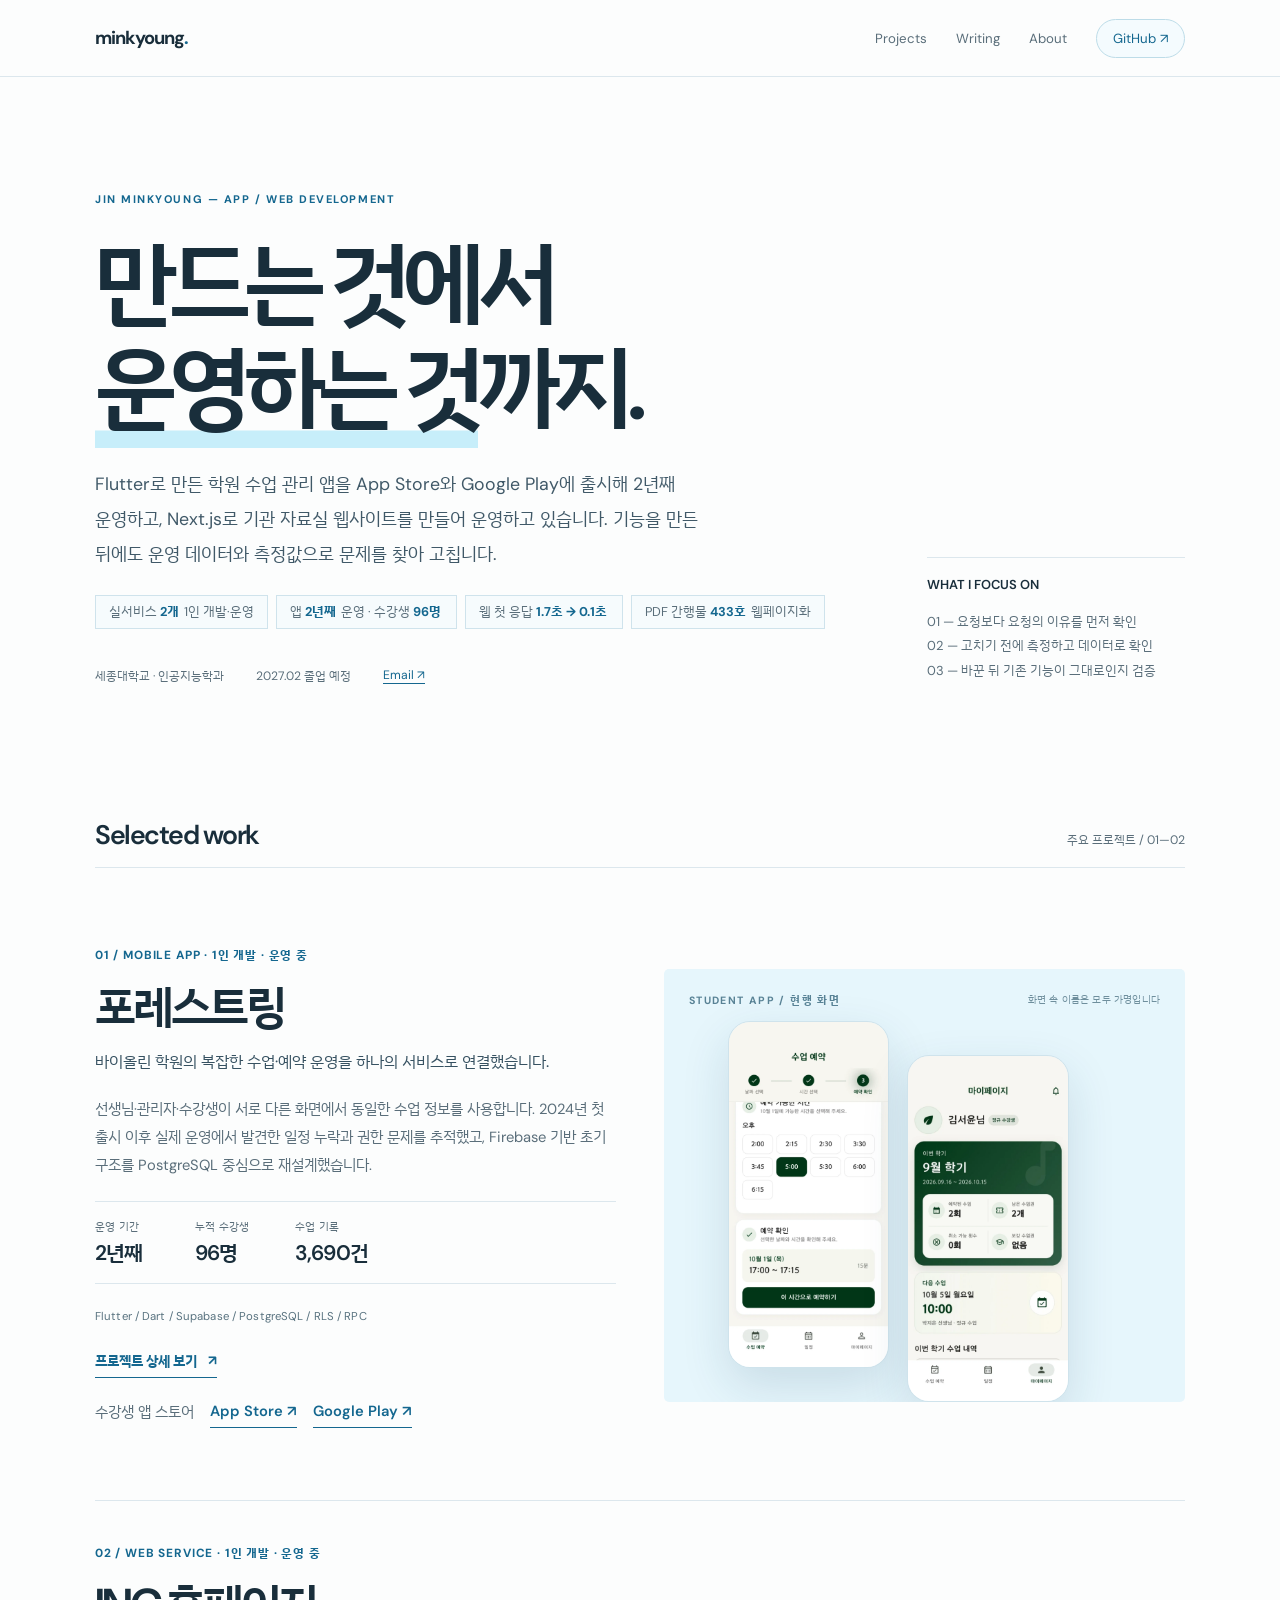
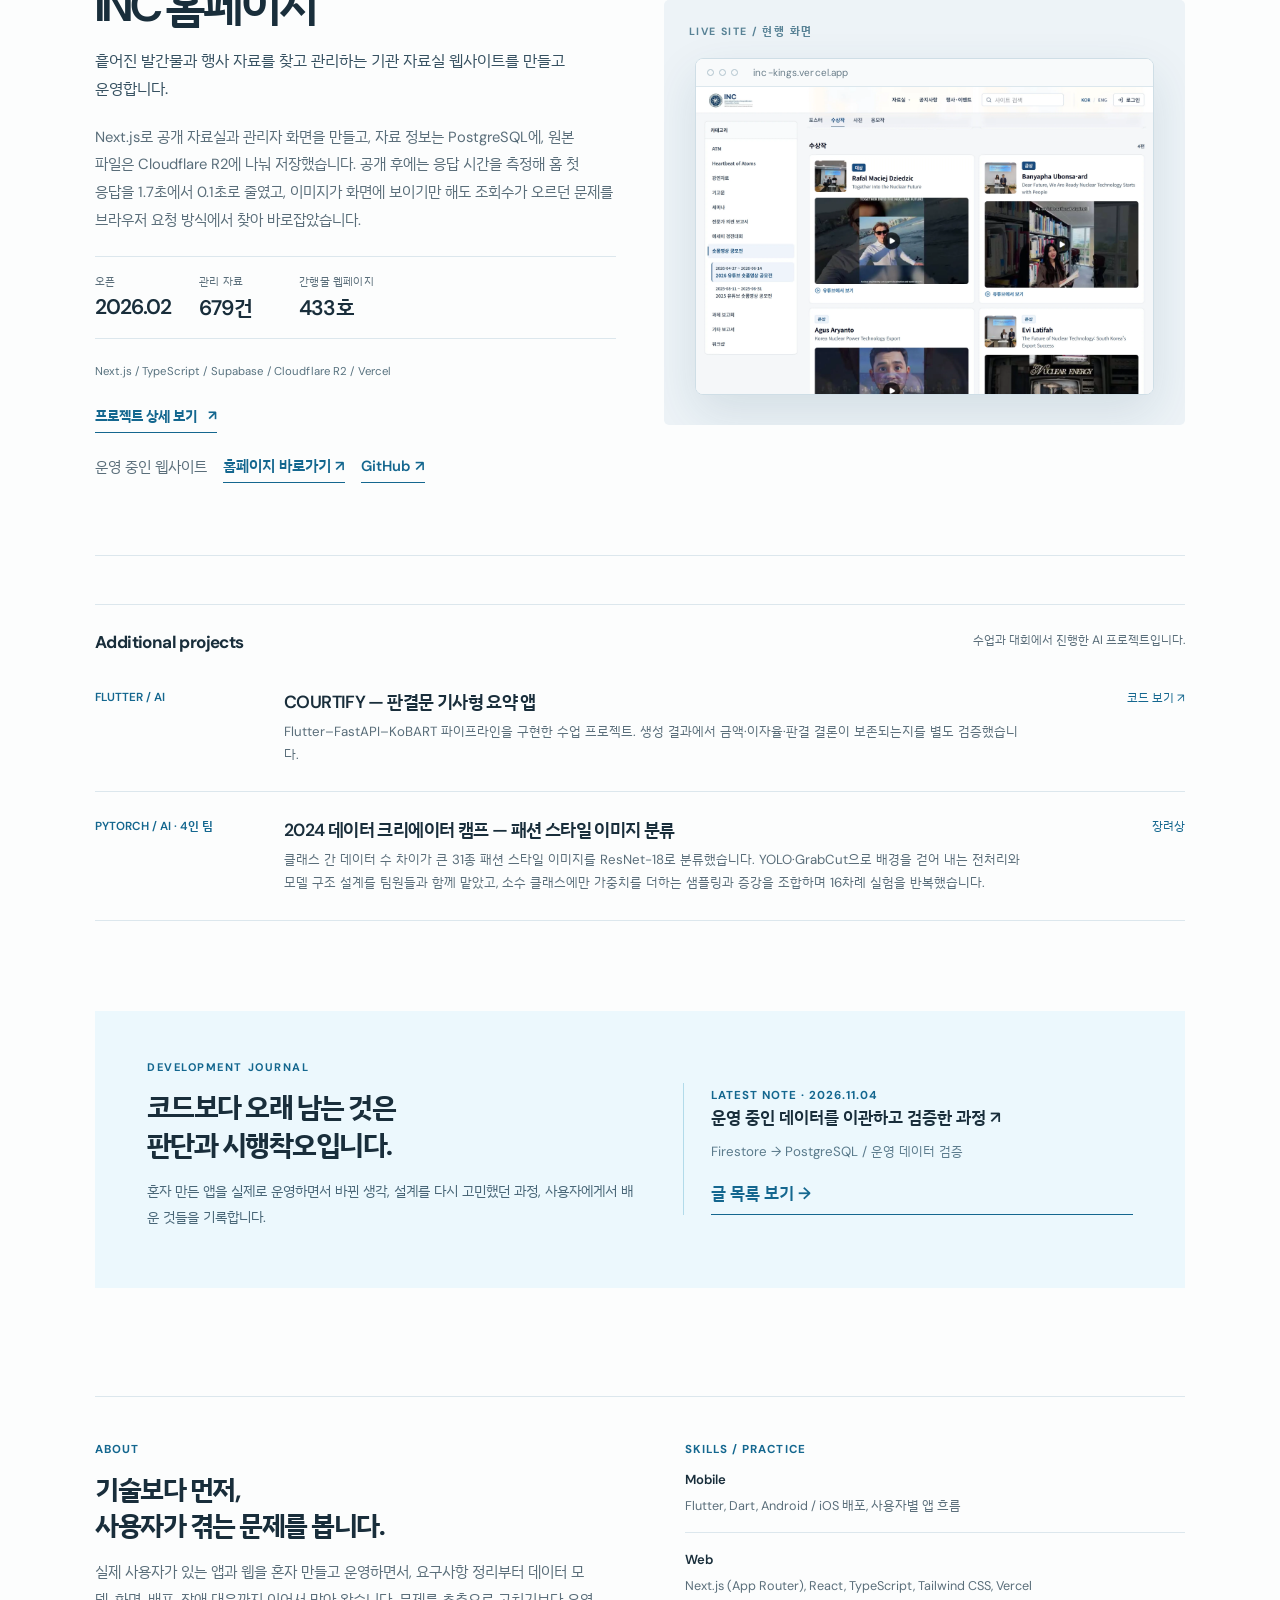
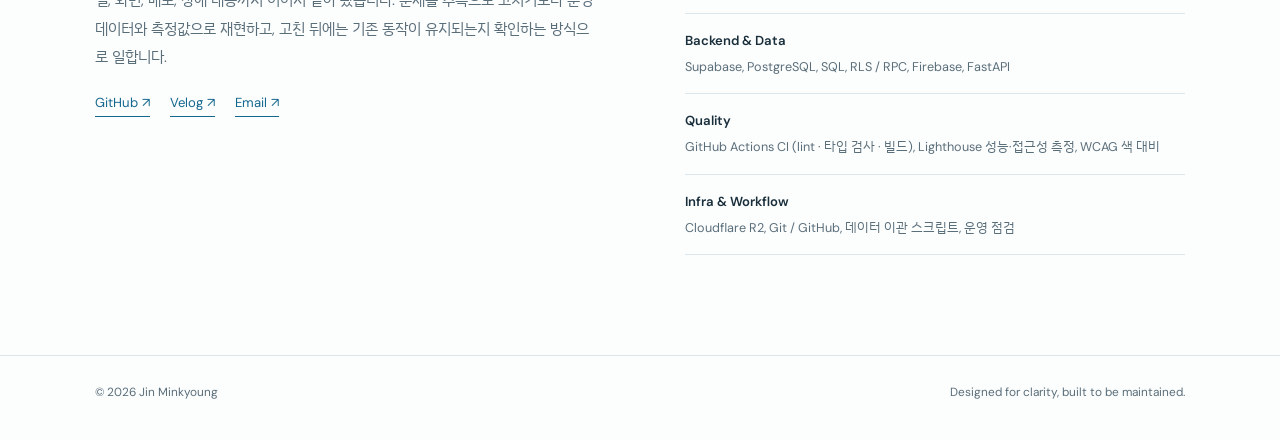
<file: index.html>
<!doctype html>
<html lang="ko">
<head>
  <meta charset="utf-8">
  <meta name="viewport" content="width=device-width,initial-scale=1">
  <meta name="theme-color" content="#fcfdfd">
  <meta name="description" content="진민경의 앱·웹 개발 포트폴리오. Flutter 모바일 서비스와 Next.js 웹 서비스를 개발하고 운영한 경험을 기록합니다.">
  <title>진민경 | App & Web Developer</title>
  <link rel="icon" href="favicon.svg" type="image/svg+xml">
  <meta property="og:type" content="website">
  <meta property="og:title" content="진민경 | App & Web Developer">
  <meta property="og:description" content="2년째 운영 중인 학원 수업 관리 앱과 기관 자료실 웹사이트를 1인 개발했습니다.">
  <meta property="og:image" content="https://b-dandelion.github.io/portfolio/assets/og.png">
  <meta property="og:url" content="https://b-dandelion.github.io/portfolio/">
  <meta name="twitter:card" content="summary_large_image">
  <link rel="stylesheet" href="styles.css?v=20261022.4">
</head>
<body>
  <header class="site-header">
    <div class="wrap inner">
      <a class="wordmark" href="./" aria-label="진민경 포트폴리오 홈">minkyoung<b>.</b></a>
      <nav class="main-nav" aria-label="메인 탐색">
        <a href="#work">Projects</a>
        <a href="writing.html">Writing</a>
        <a href="#about">About</a>
        <a class="nav-cta" href="https://github.com/B-Dandelion" target="_blank" rel="noopener noreferrer">GitHub ↗</a>
      </nav>
    </div>
  </header>
  <main>
    <section class="intro wrap" aria-labelledby="headline">
      <div class="intro-grid">
        <div>
          <span class="overline">JIN MINKYOUNG — APP / WEB DEVELOPMENT</span>
          <h1 id="headline">만드는 것에서<br><em>운영하는 것</em>까지.</h1>
          <p class="lead">Flutter로 만든 학원 수업 관리 앱을 App Store와 Google Play에 출시해 2년째 운영하고, Next.js로 기관 자료실 웹사이트를 만들어 운영하고 있습니다. 기능을 만든 뒤에도 운영 데이터와 측정값으로 문제를 찾아 고칩니다.</p>
          <ul class="intro-proof" aria-label="주요 근거">
            <li>실서비스 <b>2개</b> 1인 개발·운영</li>
            <li>앱 <b>2년째</b> 운영 · 수강생 <b>96명</b></li>
            <li>웹 첫 응답 <b>1.7초 → 0.1초</b></li>
            <li>PDF 간행물 <b>433호</b> 웹페이지화</li>
          </ul>
          <div class="intro-meta">
            <span>세종대학교 · 인공지능학과</span>
            <span>2027.02 졸업 예정</span>
            <a href="mailto:jinbabging@gmail.com">Email ↗</a>
          </div>
        </div>
        <aside class="side-note" aria-label="개발 방향">
          <strong>WHAT I FOCUS ON</strong>
          <span>01 — 요청보다 요청의 이유를 먼저 확인</span>
          <span>02 — 고치기 전에 측정하고 데이터로 확인</span>
          <span>03 — 바꾼 뒤 기존 기능이 그대로인지 검증</span>
        </aside>
      </div>
    </section>
    <section id="work" class="work-section wrap" aria-labelledby="work-title">
      <div class="section-heading"><h2 id="work-title">Selected work</h2><span class="count">주요 프로젝트 / 01—02</span></div>
      <article class="feature">
        <div class="feature-copy">
          <span class="feature-num">01 / MOBILE APP · 1인 개발 · 운영 중</span>
          <h3>포레스트링</h3>
          <p class="tagline">바이올린 학원의 복잡한 수업·예약 운영을 하나의 서비스로 연결했습니다.</p>
          <p>선생님·관리자·수강생이 서로 다른 화면에서 동일한 수업 정보를 사용합니다. 2024년 첫 출시 이후 실제 운영에서 발견한 일정 누락과 권한 문제를 추적했고, Firebase 기반 초기 구조를 PostgreSQL 중심으로 재설계했습니다.</p>
          <dl class="stat-row">
            <div><dt>운영 기간</dt><dd>2년째</dd></div>
            <div><dt>누적 수강생</dt><dd>96명</dd></div>
            <div><dt>수업 기록</dt><dd>3,690건</dd></div>
          </dl>
          <p class="small-stack">Flutter / Dart / Supabase / PostgreSQL / RLS / RPC</p>
          <a class="inline-link" href="forestring.html">프로젝트 상세 보기 <span aria-hidden="true">↗</span></a>
          <p class="store-links"><span>수강생 앱 스토어</span><a href="https://apps.apple.com/kr/app/id6736948353" target="_blank" rel="noopener noreferrer">App Store ↗</a><a href="https://play.google.com/store/apps/details?id=forestring.student.app" target="_blank" rel="noopener noreferrer">Google Play ↗</a></p>
        </div>
        <div class="feature-visual visual-forestring">
          <span class="visual-label">STUDENT APP / 현행 화면</span>
          <div class="phone-pair">
            <img class="phone" src="assets/forestring/booking-confirm.webp" width="924" height="2000" alt="학생 앱 수업 예약 화면: 날짜와 시간을 고른 뒤 예약을 확인하는 단계" loading="lazy">
            <img class="phone" src="assets/forestring/mypage.webp" width="924" height="2000" alt="학생 앱 마이페이지: 이번 학기 예약된 수업, 남은 수업권, 취소 가능 횟수, 다음 수업" loading="lazy">
          </div>
          <span class="visual-note">화면 속 이름은 모두 가명입니다</span>
        </div>
      </article>
      <article class="feature">
        <div class="feature-copy">
          <span class="feature-num">02 / WEB SERVICE · 1인 개발 · 운영 중</span>
          <h3>INC 홈페이지</h3>
          <p class="tagline">흩어진 발간물과 행사 자료를 찾고 관리하는 기관 자료실 웹사이트를 만들고 운영합니다.</p>
          <p>Next.js로 공개 자료실과 관리자 화면을 만들고, 자료 정보는 PostgreSQL에, 원본 파일은 Cloudflare R2에 나눠 저장했습니다. 공개 후에는 응답 시간을 측정해 홈 첫 응답을 1.7초에서 0.1초로 줄였고, 이미지가 화면에 보이기만 해도 조회수가 오르던 문제를 브라우저 요청 방식에서 찾아 바로잡았습니다.</p>
          <dl class="stat-row">
            <div><dt>오픈</dt><dd>2026.02</dd></div>
            <div><dt>관리 자료</dt><dd>679건</dd></div>
            <div><dt>간행물 웹페이지</dt><dd>433호</dd></div>
          </dl>
          <p class="small-stack">Next.js / TypeScript / Supabase / Cloudflare R2 / Vercel</p>
          <a class="inline-link" href="inc.html">프로젝트 상세 보기 <span aria-hidden="true">↗</span></a>
          <p class="store-links"><span>운영 중인 웹사이트</span><a href="https://inc-kings.vercel.app/" target="_blank" rel="noopener noreferrer">홈페이지 바로가기 ↗</a><a href="https://github.com/B-Dandelion/INC_Website" target="_blank" rel="noopener noreferrer">GitHub ↗</a></p>
        </div>
        <div class="feature-visual visual-inc">
          <span class="visual-label">LIVE SITE / 현행 화면</span>
          <figure class="browser-shot">
            <div class="browser-bar" aria-hidden="true"><i></i><i></i><i></i><span>inc-kings.vercel.app</span></div>
            <img src="assets/inc/event-shortform.webp" width="2560" height="1720" alt="INC 웹사이트의 숏폼영상 공모전 페이지: 행사 목록, 섹션 탭, 수상자 사진과 영상 카드" loading="lazy">
          </figure>
        </div>
      </article>
      <div class="compact-head">
        <h3>Additional projects</h3>
        <p>수업과 대회에서 진행한 AI 프로젝트입니다.</p>
      </div>
      <div class="project-list" aria-label="추가 프로젝트">
        <div class="project-row">
          <span class="type">FLUTTER / AI</span>
          <div><h4>COURTIFY — 판결문 기사형 요약 앱</h4><p>Flutter–FastAPI–KoBART 파이프라인을 구현한 수업 프로젝트. 생성 결과에서 금액·이자율·판결 결론이 보존되는지를 별도 검증했습니다.</p></div>
          <a class="row-action" href="https://github.com/B-Dandelion/COURTIFY" target="_blank" rel="noopener noreferrer">코드 보기 ↗</a>
        </div>
        <div class="project-row">
          <span class="type">PYTORCH / AI · 4인 팀</span>
          <div><h4>2024 데이터 크리에이터 캠프 — 패션 스타일 이미지 분류</h4><p>클래스 간 데이터 수 차이가 큰 31종 패션 스타일 이미지를 ResNet-18로 분류했습니다. YOLO·GrabCut으로 배경을 걷어 내는 전처리와 모델 구조 설계를 팀원들과 함께 맡았고, 소수 클래스에만 가중치를 더하는 샘플링과 증강을 조합하며 16차례 실험을 반복했습니다.</p></div>
          <span class="row-action">장려상</span>
        </div>
      </div>
    </section>
    <section class="wrap">
      <div class="note-box">
        <div>
          <span class="overline">DEVELOPMENT JOURNAL</span>
          <h3>코드보다 오래 남는 것은<br>판단과 시행착오입니다.</h3>
          <p>혼자 만든 앱을 실제로 운영하면서 바뀐 생각, 설계를 다시 고민했던 과정, 사용자에게서 배운 것들을 기록합니다.</p>
        </div>
        <div class="note-side">
          <span class="mini-label">LATEST NOTE · 2026.11.04</span>
          <a href="journal-data-migration.html">운영 중인 데이터를 이관하고 검증한 과정 ↗</a>
          <small>Firestore → PostgreSQL / 운영 데이터 검증</small>
          <a class="inline-link note-more" href="writing.html">글 목록 보기 →</a>
        </div>
      </div>
    </section>
    <section id="about" class="wrap about-section" aria-labelledby="about-title">
      <div>
        <span class="mini-label">ABOUT</span>
        <h2 id="about-title">기술보다 먼저,<br>사용자가 겪는 문제를 봅니다.</h2>
        <p>실제 사용자가 있는 앱과 웹을 혼자 만들고 운영하면서, 요구사항 정리부터 데이터 모델, 화면, 배포, 장애 대응까지 이어서 맡아 왔습니다. 문제를 추측으로 고치기보다 운영 데이터와 측정값으로 재현하고, 고친 뒤에는 기존 동작이 유지되는지 확인하는 방식으로 일합니다.</p>
        <div class="about-links">
          <a href="https://github.com/B-Dandelion" target="_blank" rel="noopener noreferrer">GitHub ↗</a>
          <a href="https://velog.io/@b_dandelion/posts" target="_blank" rel="noopener noreferrer">Velog ↗</a>
          <a href="mailto:jinbabging@gmail.com">Email ↗</a>
        </div>
      </div>
      <div>
        <span class="mini-label">SKILLS / PRACTICE</span>
        <div class="skills">
          <div><strong>Mobile</strong><span>Flutter, Dart, Android / iOS 배포, 사용자별 앱 흐름</span></div>
          <div><strong>Web</strong><span>Next.js (App Router), React, TypeScript, Tailwind CSS, Vercel</span></div>
          <div><strong>Backend & Data</strong><span>Supabase, PostgreSQL, SQL, RLS / RPC, Firebase, FastAPI</span></div>
          <div><strong>Quality</strong><span>GitHub Actions CI (lint · 타입 검사 · 빌드), Lighthouse 성능·접근성 측정, WCAG 색 대비</span></div>
          <div><strong>Infra & Workflow</strong><span>Cloudflare R2, Git / GitHub, 데이터 이관 스크립트, 운영 점검</span></div>
        </div>
      </div>
    </section>
  </main>
  <footer class="site-footer"><div class="wrap"><span>© 2026 Jin Minkyoung</span><span>Designed for clarity, built to be maintained.</span></div></footer>
</body>
</html>
</file>
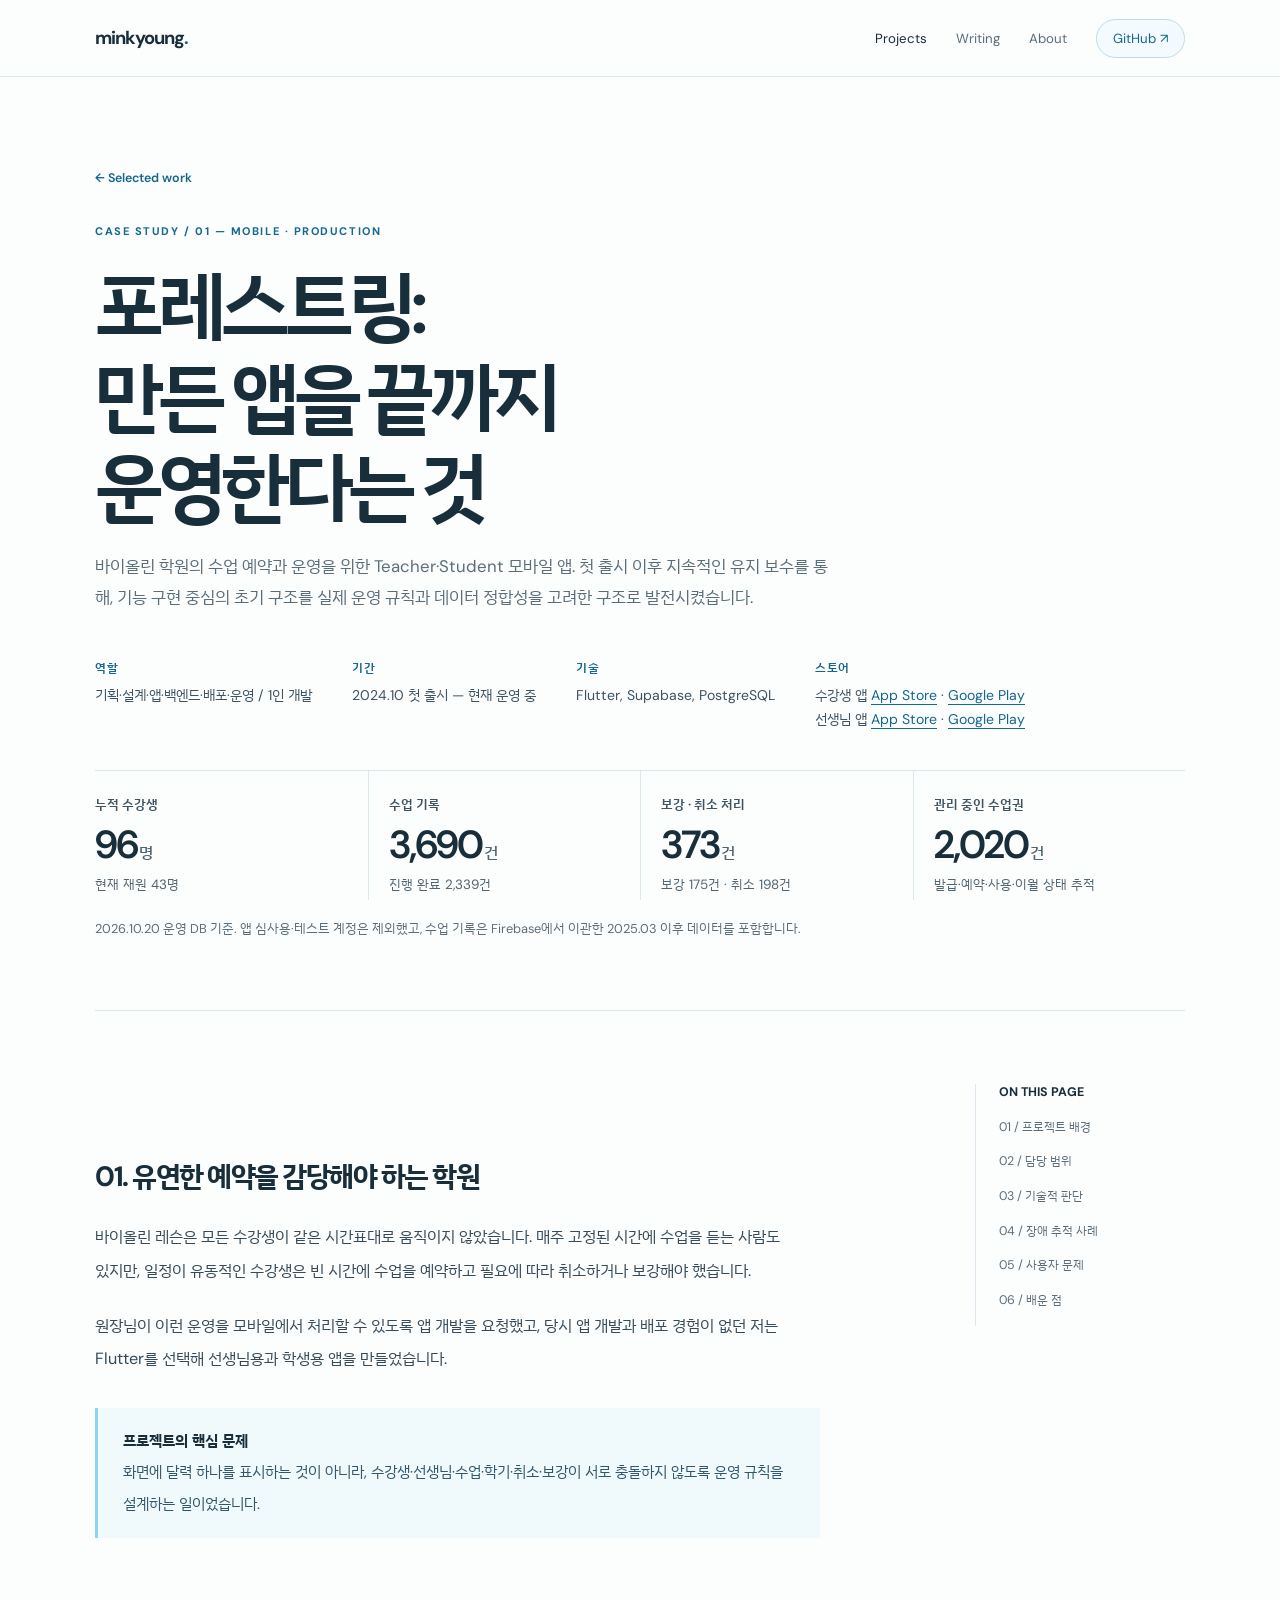
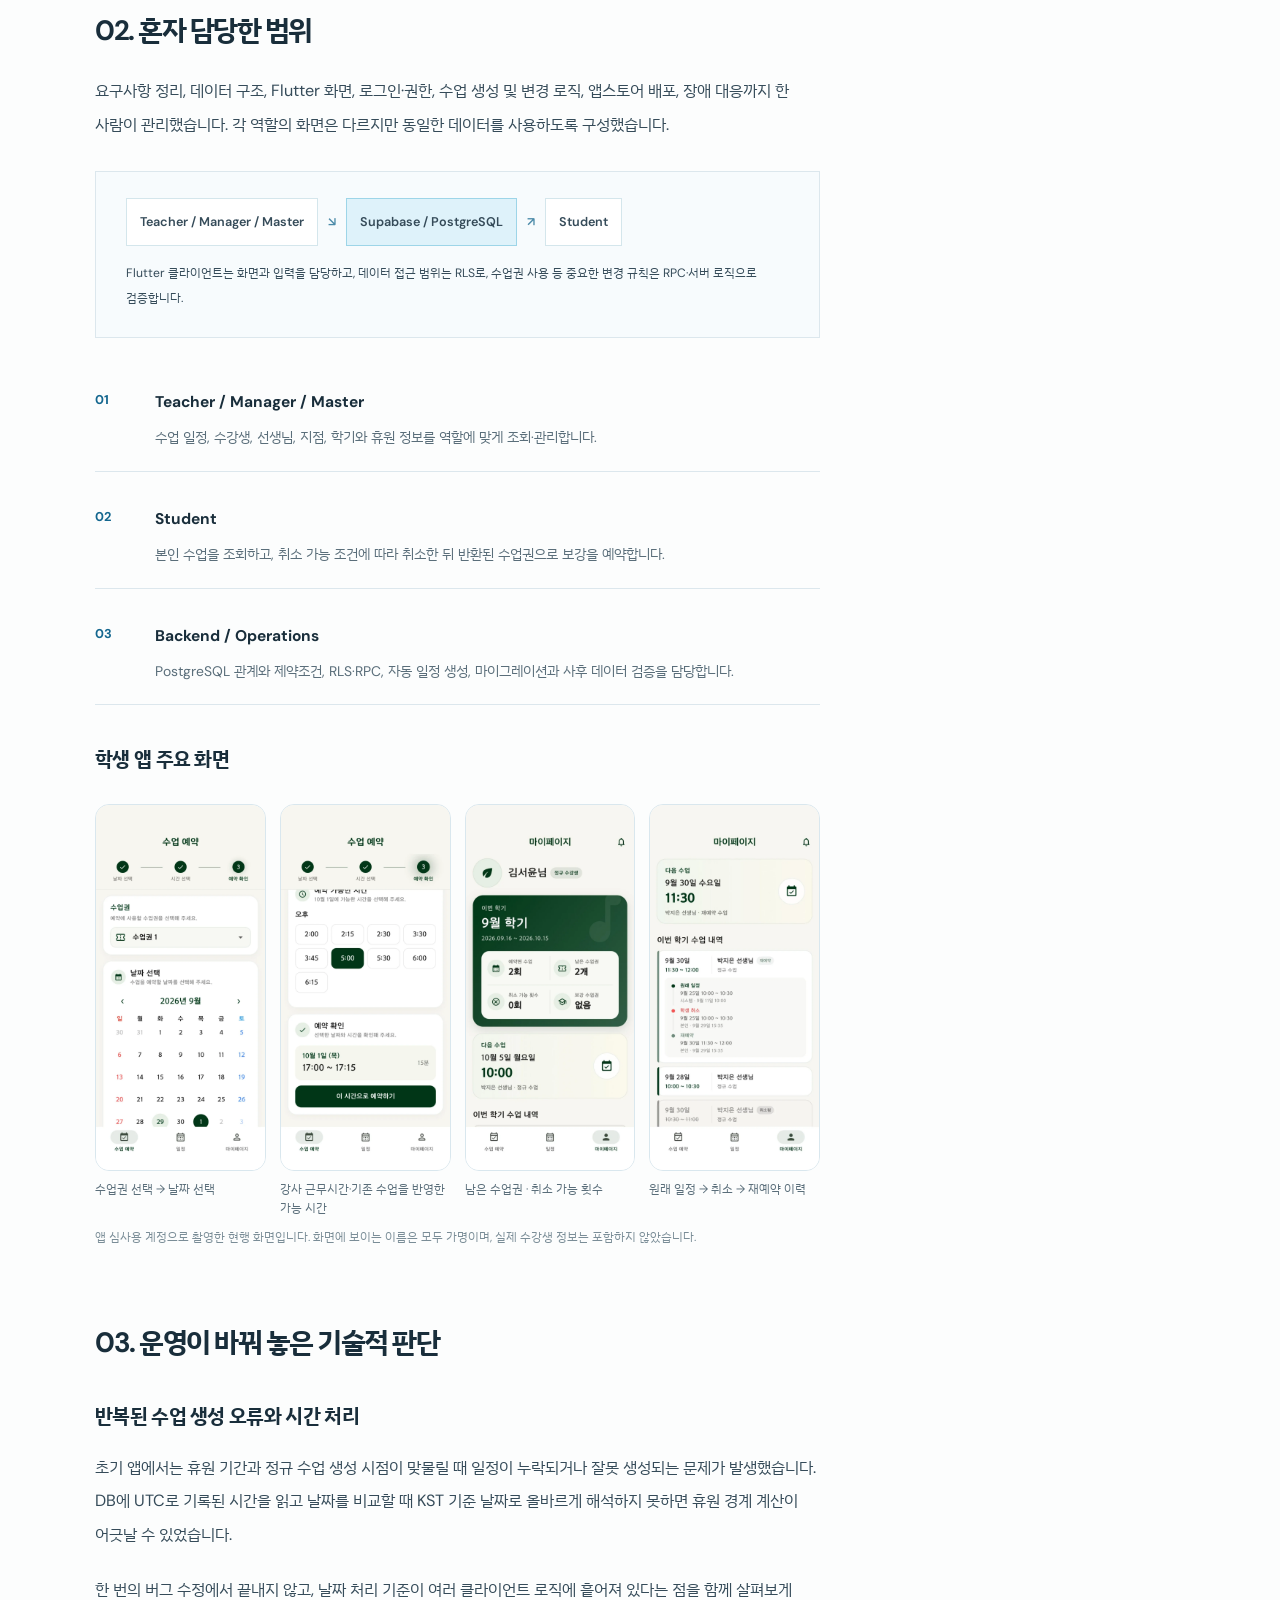
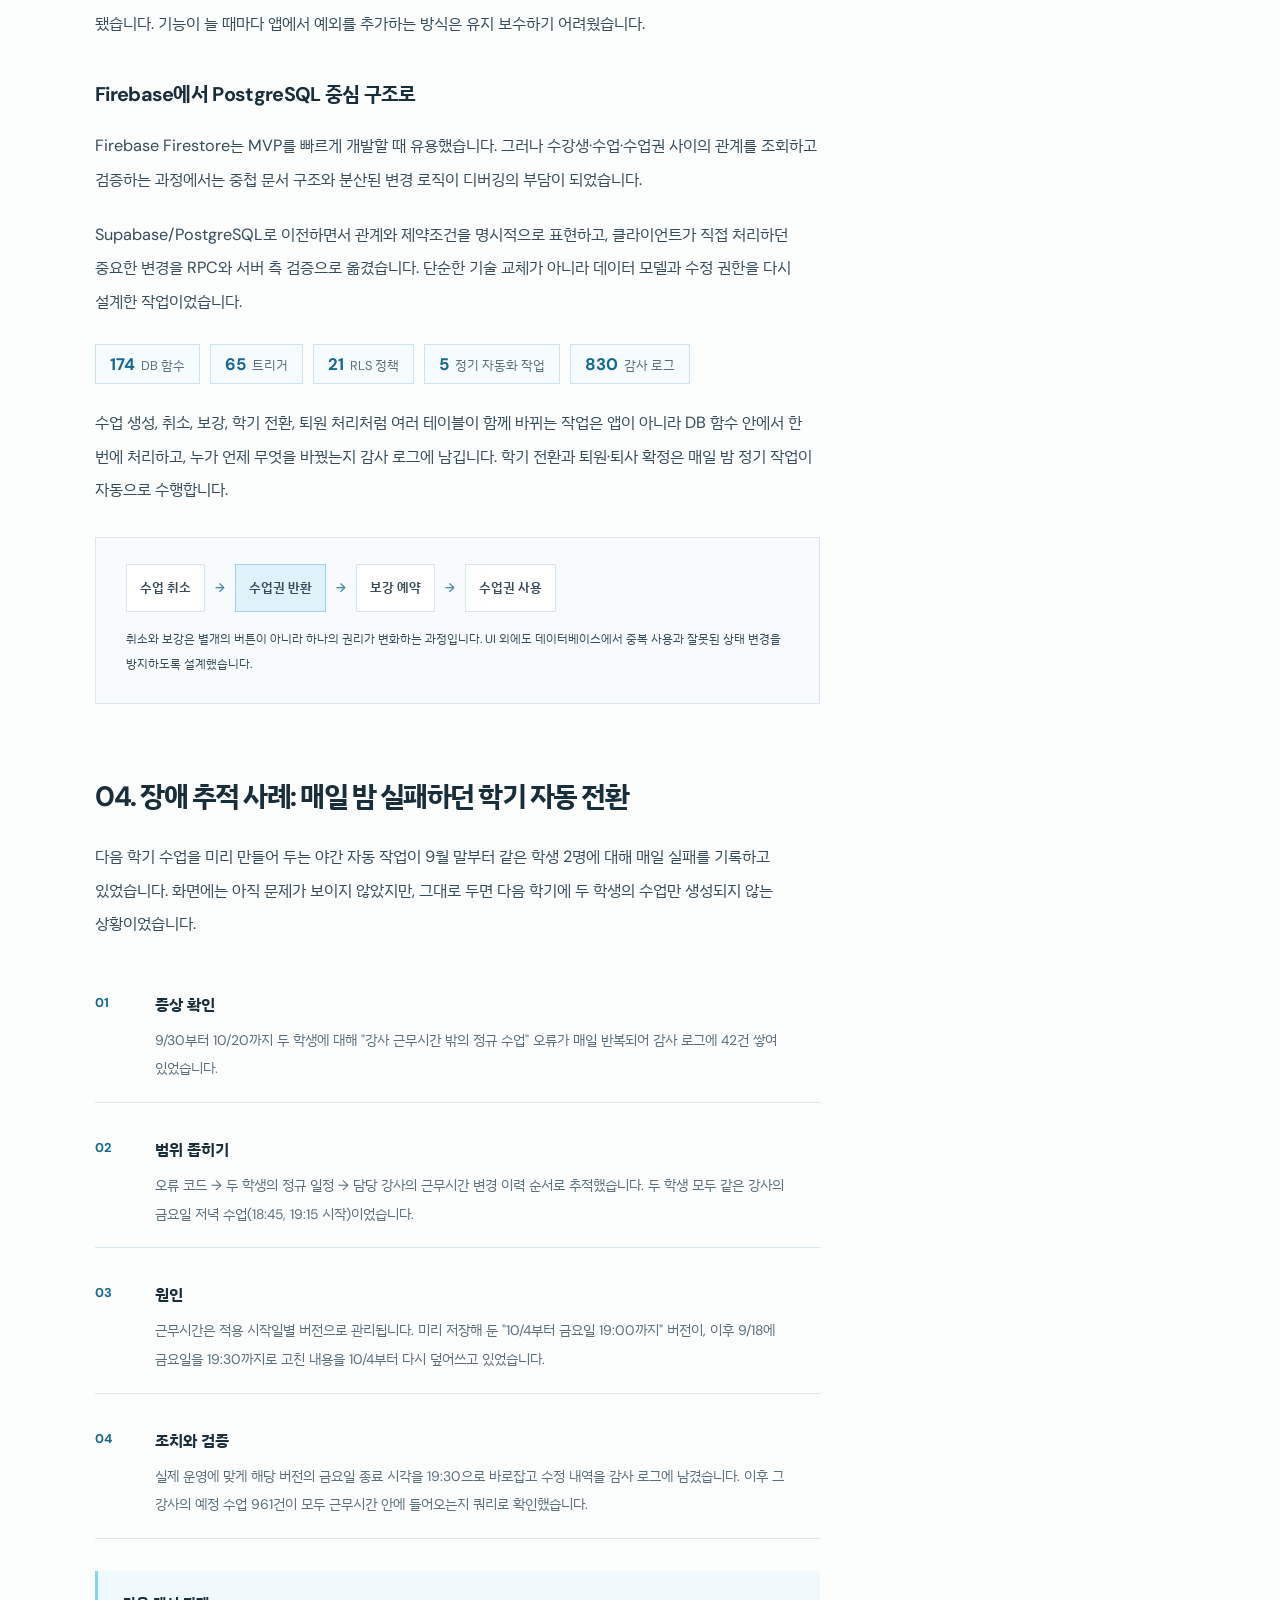
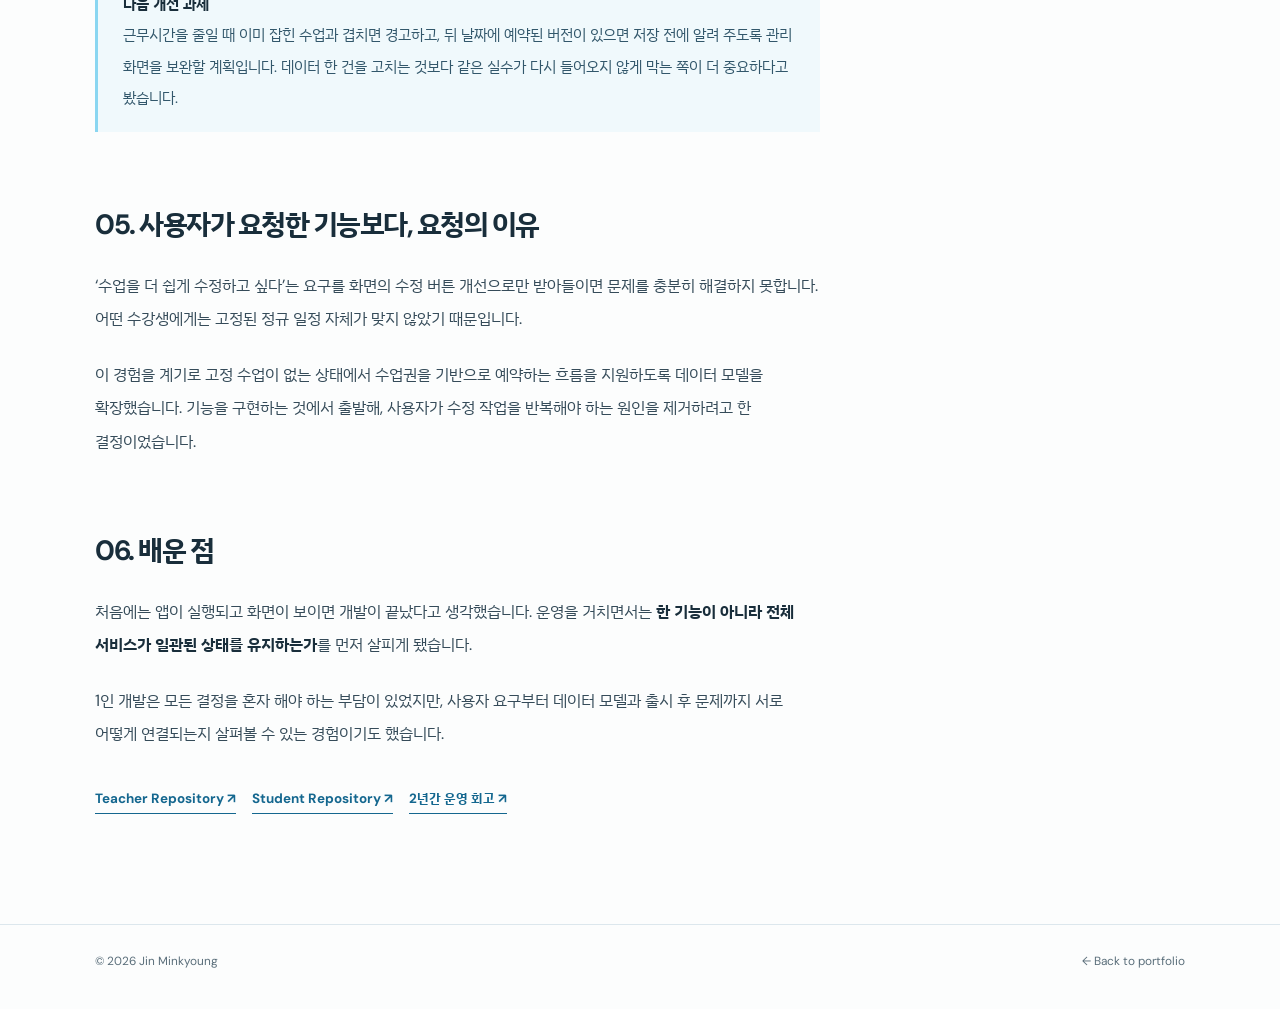
<file: forestring.html>
<!doctype html>
<html lang="ko">
<head><meta charset="utf-8"><meta name="viewport" content="width=device-width,initial-scale=1"><meta name="theme-color" content="#fcfdfd"><meta name="description" content="포레스트링: Flutter 앱을 1인 개발하고 2년간 운영하면서 데이터 정합성과 사용자 문제를 해결한 프로젝트 사례."><title>포레스트링 — 프로젝트 사례 | 진민경</title><link rel="icon" href="favicon.svg" type="image/svg+xml"><meta property="og:type" content="article"><meta property="og:title" content="포레스트링 — 만든 앱을 끝까지 운영한다는 것"><meta property="og:description" content="2년째 운영 중인 바이올린 학원 수업 관리 앱. 누적 수강생 96명, 수업 기록 3,690건."><meta property="og:image" content="https://b-dandelion.github.io/portfolio/assets/og.png"><meta name="twitter:card" content="summary_large_image"><link rel="stylesheet" href="styles.css?v=20261022.4"></head>
<body>
<header class="site-header"><div class="wrap inner"><a class="wordmark" href="./">minkyoung<b>.</b></a><nav class="main-nav"><a href="./#work" aria-current="page">Projects</a><a href="writing.html">Writing</a><a href="./#about">About</a><a class="nav-cta" href="https://github.com/B-Dandelion" target="_blank" rel="noopener noreferrer">GitHub ↗</a></nav></div></header>
<main>
  <header class="page-hero wrap">
    <a class="backlink" href="./#work">← Selected work</a>
    <span class="overline" style="display:block;margin-top:37px">CASE STUDY / 01 — MOBILE · PRODUCTION</span>
    <h1>포레스트링:<br>만든 앱을 끝까지<br>운영한다는 것</h1>
    <p>바이올린 학원의 수업 예약과 운영을 위한 Teacher·Student 모바일 앱. 첫 출시 이후 지속적인 유지 보수를 통해, 기능 구현 중심의 초기 구조를 실제 운영 규칙과 데이터 정합성을 고려한 구조로 발전시켰습니다.</p>
    <div class="case-meta">
      <span><strong>역할</strong>기획·설계·앱·백엔드·배포·운영 / 1인 개발</span>
      <span><strong>기간</strong>2024.10 첫 출시 — 현재 운영 중</span>
      <span><strong>기술</strong>Flutter, Supabase, PostgreSQL</span>
      <span><strong>스토어</strong>수강생 앱 <a href="https://apps.apple.com/kr/app/id6736948353" target="_blank" rel="noopener noreferrer">App Store</a> · <a href="https://play.google.com/store/apps/details?id=forestring.student.app" target="_blank" rel="noopener noreferrer">Google Play</a><br>선생님 앱 <a href="https://apps.apple.com/kr/app/id6736949492" target="_blank" rel="noopener noreferrer">App Store</a> · <a href="https://play.google.com/store/apps/details?id=forestring.teacher.app" target="_blank" rel="noopener noreferrer">Google Play</a></span>
    </div>
    <dl class="metric-grid" aria-label="운영 지표">
      <div><dt>누적 수강생</dt><dd>96<small>명</small></dd><p>현재 재원 43명</p></div>
      <div><dt>수업 기록</dt><dd>3,690<small>건</small></dd><p>진행 완료 2,339건</p></div>
      <div><dt>보강 · 취소 처리</dt><dd>373<small>건</small></dd><p>보강 175건 · 취소 198건</p></div>
      <div><dt>관리 중인 수업권</dt><dd>2,020<small>건</small></dd><p>발급·예약·사용·이월 상태 추적</p></div>
    </dl>
    <p class="metric-note">2026.10.20 운영 DB 기준. 앱 심사용·테스트 계정은 제외했고, 수업 기록은 Firebase에서 이관한 2025.03 이후 데이터를 포함합니다.</p>
  </header>
  <div class="wrap article-layout">
    <article class="article-content">
      <section id="background">
        <h2>01. 유연한 예약을 감당해야 하는 학원</h2>
        <p>바이올린 레슨은 모든 수강생이 같은 시간표대로 움직이지 않았습니다. 매주 고정된 시간에 수업을 듣는 사람도 있지만, 일정이 유동적인 수강생은 빈 시간에 수업을 예약하고 필요에 따라 취소하거나 보강해야 했습니다.</p>
        <p>원장님이 이런 운영을 모바일에서 처리할 수 있도록 앱 개발을 요청했고, 당시 앱 개발과 배포 경험이 없던 저는 Flutter를 선택해 선생님용과 학생용 앱을 만들었습니다.</p>
        <div class="insight"><strong>프로젝트의 핵심 문제</strong><br>화면에 달력 하나를 표시하는 것이 아니라, 수강생·선생님·수업·학기·취소·보강이 서로 충돌하지 않도록 운영 규칙을 설계하는 일이었습니다.</div>
      </section>
      <section id="scope">
        <h2>02. 혼자 담당한 범위</h2>
        <p>요구사항 정리, 데이터 구조, Flutter 화면, 로그인·권한, 수업 생성 및 변경 로직, 앱스토어 배포, 장애 대응까지 한 사람이 관리했습니다. 각 역할의 화면은 다르지만 동일한 데이터를 사용하도록 구성했습니다.</p>
        <div class="architecture">
          <div class="arch-row"><span class="node">Teacher / Manager / Master</span><span class="arrow to-hub">↘</span><span class="node ice">Supabase / PostgreSQL</span><span class="arrow from-hub">↗</span><span class="node">Student</span></div>
          <p>Flutter 클라이언트는 화면과 입력을 담당하고, 데이터 접근 범위는 RLS로, 수업권 사용 등 중요한 변경 규칙은 RPC·서버 로직으로 검증합니다.</p>
        </div>
        <div class="step-list">
          <div class="step"><div><strong>Teacher / Manager / Master</strong><p>수업 일정, 수강생, 선생님, 지점, 학기와 휴원 정보를 역할에 맞게 조회·관리합니다.</p></div></div>
          <div class="step"><div><strong>Student</strong><p>본인 수업을 조회하고, 취소 가능 조건에 따라 취소한 뒤 반환된 수업권으로 보강을 예약합니다.</p></div></div>
          <div class="step"><div><strong>Backend / Operations</strong><p>PostgreSQL 관계와 제약조건, RLS·RPC, 자동 일정 생성, 마이그레이션과 사후 데이터 검증을 담당합니다.</p></div></div>
        </div>
        <h3>학생 앱 주요 화면</h3>
        <div class="screen-gallery">
          <figure><img src="assets/forestring/booking-date.webp" width="924" height="2000" alt="수업권을 고르고 예약할 날짜를 선택하는 화면" loading="lazy"><figcaption>수업권 선택 → 날짜 선택</figcaption></figure>
          <figure><img src="assets/forestring/booking-confirm.webp" width="924" height="2000" alt="예약 가능한 시간 중 하나를 고르고 예약을 확인하는 화면" loading="lazy"><figcaption>강사 근무시간·기존 수업을 반영한 가능 시간</figcaption></figure>
          <figure><img src="assets/forestring/mypage.webp" width="924" height="2000" alt="이번 학기 예약된 수업, 남은 수업권, 취소 가능 횟수, 보강 수업권을 보여주는 마이페이지" loading="lazy"><figcaption>남은 수업권 · 취소 가능 횟수</figcaption></figure>
          <figure><img src="assets/forestring/lesson-history.webp" width="924" height="2000" alt="원래 일정, 학생 취소, 재예약 이력이 시간순으로 표시된 수업 내역" loading="lazy"><figcaption>원래 일정 → 취소 → 재예약 이력</figcaption></figure>
        </div>
        <p class="gallery-note">앱 심사용 계정으로 촬영한 현행 화면입니다. 화면에 보이는 이름은 모두 가명이며, 실제 수강생 정보는 포함하지 않았습니다.</p>
      </section>
      <section id="decisions">
        <h2>03. 운영이 바꿔 놓은 기술적 판단</h2>
        <h3>반복된 수업 생성 오류와 시간 처리</h3>
        <p>초기 앱에서는 휴원 기간과 정규 수업 생성 시점이 맞물릴 때 일정이 누락되거나 잘못 생성되는 문제가 발생했습니다. DB에 UTC로 기록된 시간을 읽고 날짜를 비교할 때 KST 기준 날짜로 올바르게 해석하지 못하면 휴원 경계 계산이 어긋날 수 있었습니다.</p>
        <p>한 번의 버그 수정에서 끝내지 않고, 날짜 처리 기준이 여러 클라이언트 로직에 흩어져 있다는 점을 함께 살펴보게 됐습니다. 기능이 늘 때마다 앱에서 예외를 추가하는 방식은 유지 보수하기 어려웠습니다.</p>
        <h3>Firebase에서 PostgreSQL 중심 구조로</h3>
        <p>Firebase Firestore는 MVP를 빠르게 개발할 때 유용했습니다. 그러나 수강생·수업·수업권 사이의 관계를 조회하고 검증하는 과정에서는 중첩 문서 구조와 분산된 변경 로직이 디버깅의 부담이 되었습니다.</p>
        <p>Supabase/PostgreSQL로 이전하면서 관계와 제약조건을 명시적으로 표현하고, 클라이언트가 직접 처리하던 중요한 변경을 RPC와 서버 측 검증으로 옮겼습니다. 단순한 기술 교체가 아니라 데이터 모델과 수정 권한을 다시 설계한 작업이었습니다.</p>
        <div class="tech-facts" aria-label="데이터베이스 구성 규모">
          <span><b>174</b>DB 함수</span><span><b>65</b>트리거</span><span><b>21</b>RLS 정책</span><span><b>5</b>정기 자동화 작업</span><span><b>830</b>감사 로그</span>
        </div>
        <p>수업 생성, 취소, 보강, 학기 전환, 퇴원 처리처럼 여러 테이블이 함께 바뀌는 작업은 앱이 아니라 DB 함수 안에서 한 번에 처리하고, 누가 언제 무엇을 바꿨는지 감사 로그에 남깁니다. 학기 전환과 퇴원·퇴사 확정은 매일 밤 정기 작업이 자동으로 수행합니다.</p>
        <div class="architecture">
          <div class="arch-row"><span class="node">수업 취소</span><span class="arrow">→</span><span class="node ice">수업권 반환</span><span class="arrow">→</span><span class="node">보강 예약</span><span class="arrow">→</span><span class="node">수업권 사용</span></div>
          <p>취소와 보강은 별개의 버튼이 아니라 하나의 권리가 변화하는 과정입니다. UI 외에도 데이터베이스에서 중복 사용과 잘못된 상태 변경을 방지하도록 설계했습니다.</p>
        </div>
      </section>
      <section id="incident">
        <h2>04. 장애 추적 사례: 매일 밤 실패하던 학기 자동 전환</h2>
        <p>다음 학기 수업을 미리 만들어 두는 야간 자동 작업이 9월 말부터 같은 학생 2명에 대해 매일 실패를 기록하고 있었습니다. 화면에는 아직 문제가 보이지 않았지만, 그대로 두면 다음 학기에 두 학생의 수업만 생성되지 않는 상황이었습니다.</p>
        <div class="step-list">
          <div class="step"><div><strong>증상 확인</strong><p>9/30부터 10/20까지 두 학생에 대해 "강사 근무시간 밖의 정규 수업" 오류가 매일 반복되어 감사 로그에 42건 쌓여 있었습니다.</p></div></div>
          <div class="step"><div><strong>범위 좁히기</strong><p>오류 코드 → 두 학생의 정규 일정 → 담당 강사의 근무시간 변경 이력 순서로 추적했습니다. 두 학생 모두 같은 강사의 금요일 저녁 수업(18:45, 19:15 시작)이었습니다.</p></div></div>
          <div class="step"><div><strong>원인</strong><p>근무시간은 적용 시작일별 버전으로 관리됩니다. 미리 저장해 둔 "10/4부터 금요일 19:00까지" 버전이, 이후 9/18에 금요일을 19:30까지로 고친 내용을 10/4부터 다시 덮어쓰고 있었습니다.</p></div></div>
          <div class="step"><div><strong>조치와 검증</strong><p>실제 운영에 맞게 해당 버전의 금요일 종료 시각을 19:30으로 바로잡고 수정 내역을 감사 로그에 남겼습니다. 이후 그 강사의 예정 수업 961건이 모두 근무시간 안에 들어오는지 쿼리로 확인했습니다.</p></div></div>
        </div>
        <div class="insight"><strong>다음 개선 과제</strong><br>근무시간을 줄일 때 이미 잡힌 수업과 겹치면 경고하고, 뒤 날짜에 예약된 버전이 있으면 저장 전에 알려 주도록 관리 화면을 보완할 계획입니다. 데이터 한 건을 고치는 것보다 같은 실수가 다시 들어오지 않게 막는 쪽이 더 중요하다고 봤습니다.</div>
      </section>
      <section id="user">
        <h2>05. 사용자가 요청한 기능보다, 요청의 이유</h2>
        <p>‘수업을 더 쉽게 수정하고 싶다’는 요구를 화면의 수정 버튼 개선으로만 받아들이면 문제를 충분히 해결하지 못합니다. 어떤 수강생에게는 고정된 정규 일정 자체가 맞지 않았기 때문입니다.</p>
        <p>이 경험을 계기로 고정 수업이 없는 상태에서 수업권을 기반으로 예약하는 흐름을 지원하도록 데이터 모델을 확장했습니다. 기능을 구현하는 것에서 출발해, 사용자가 수정 작업을 반복해야 하는 원인을 제거하려고 한 결정이었습니다.</p>
      </section>
      <section id="takeaway">
        <h2>06. 배운 점</h2>
        <p>처음에는 앱이 실행되고 화면이 보이면 개발이 끝났다고 생각했습니다. 운영을 거치면서는 <strong>한 기능이 아니라 전체 서비스가 일관된 상태를 유지하는가</strong>를 먼저 살피게 됐습니다.</p>
        <p>1인 개발은 모든 결정을 혼자 해야 하는 부담이 있었지만, 사용자 요구부터 데이터 모델과 출시 후 문제까지 서로 어떻게 연결되는지 살펴볼 수 있는 경험이기도 했습니다.</p>
        <div class="case-links">
          <a href="https://github.com/B-Dandelion/forestring-teacher" target="_blank" rel="noopener noreferrer">Teacher Repository ↗</a>
          <a href="https://github.com/B-Dandelion/forestring-student" target="_blank" rel="noopener noreferrer">Student Repository ↗</a>
          <a href="journal-2years.html">2년간 운영 회고 ↗</a>
        </div>
      </section>
    </article>
    <aside class="article-aside" aria-label="문서 목차"><strong>ON THIS PAGE</strong><a href="#background">01 / 프로젝트 배경</a><a href="#scope">02 / 담당 범위</a><a href="#decisions">03 / 기술적 판단</a><a href="#incident">04 / 장애 추적 사례</a><a href="#user">05 / 사용자 문제</a><a href="#takeaway">06 / 배운 점</a></aside>
  </div>
</main>
<footer class="site-footer"><div class="wrap"><span>© 2026 Jin Minkyoung</span><a href="./">← Back to portfolio</a></div></footer>
</body></html>
</file>
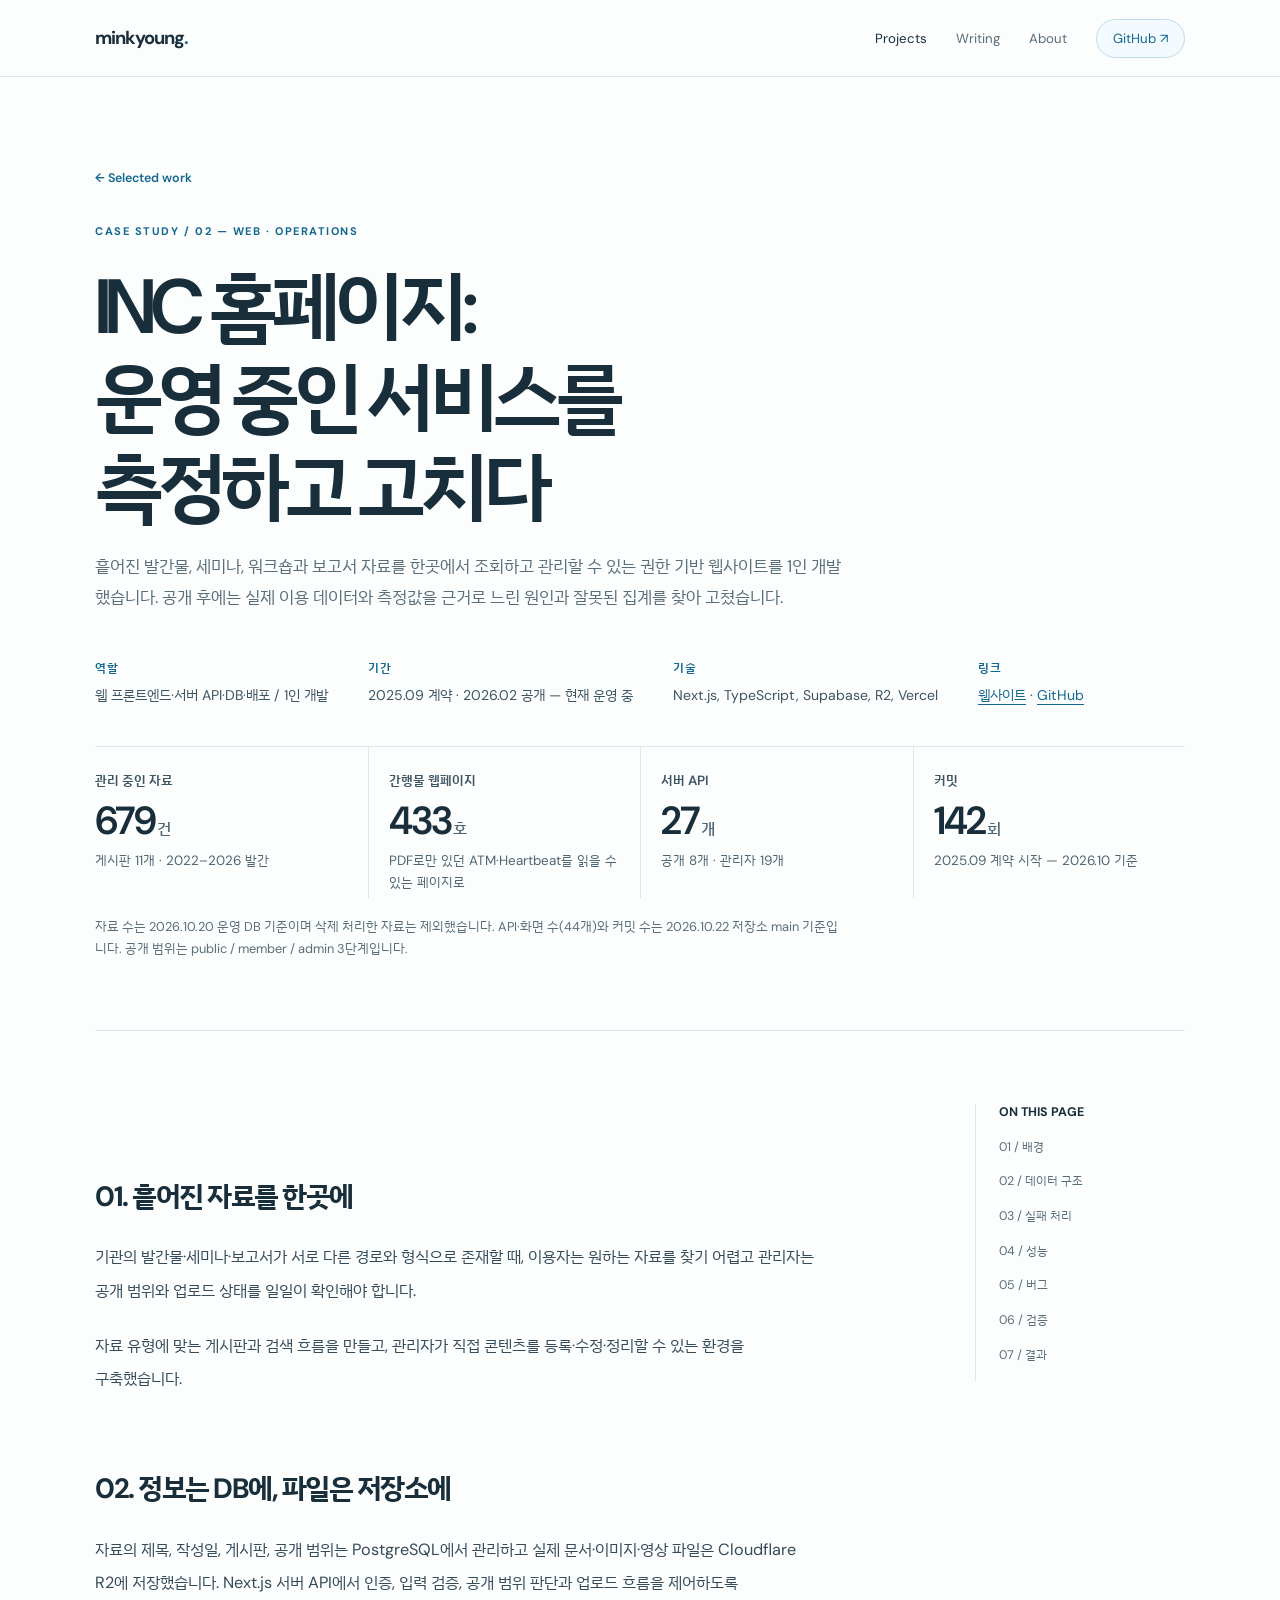
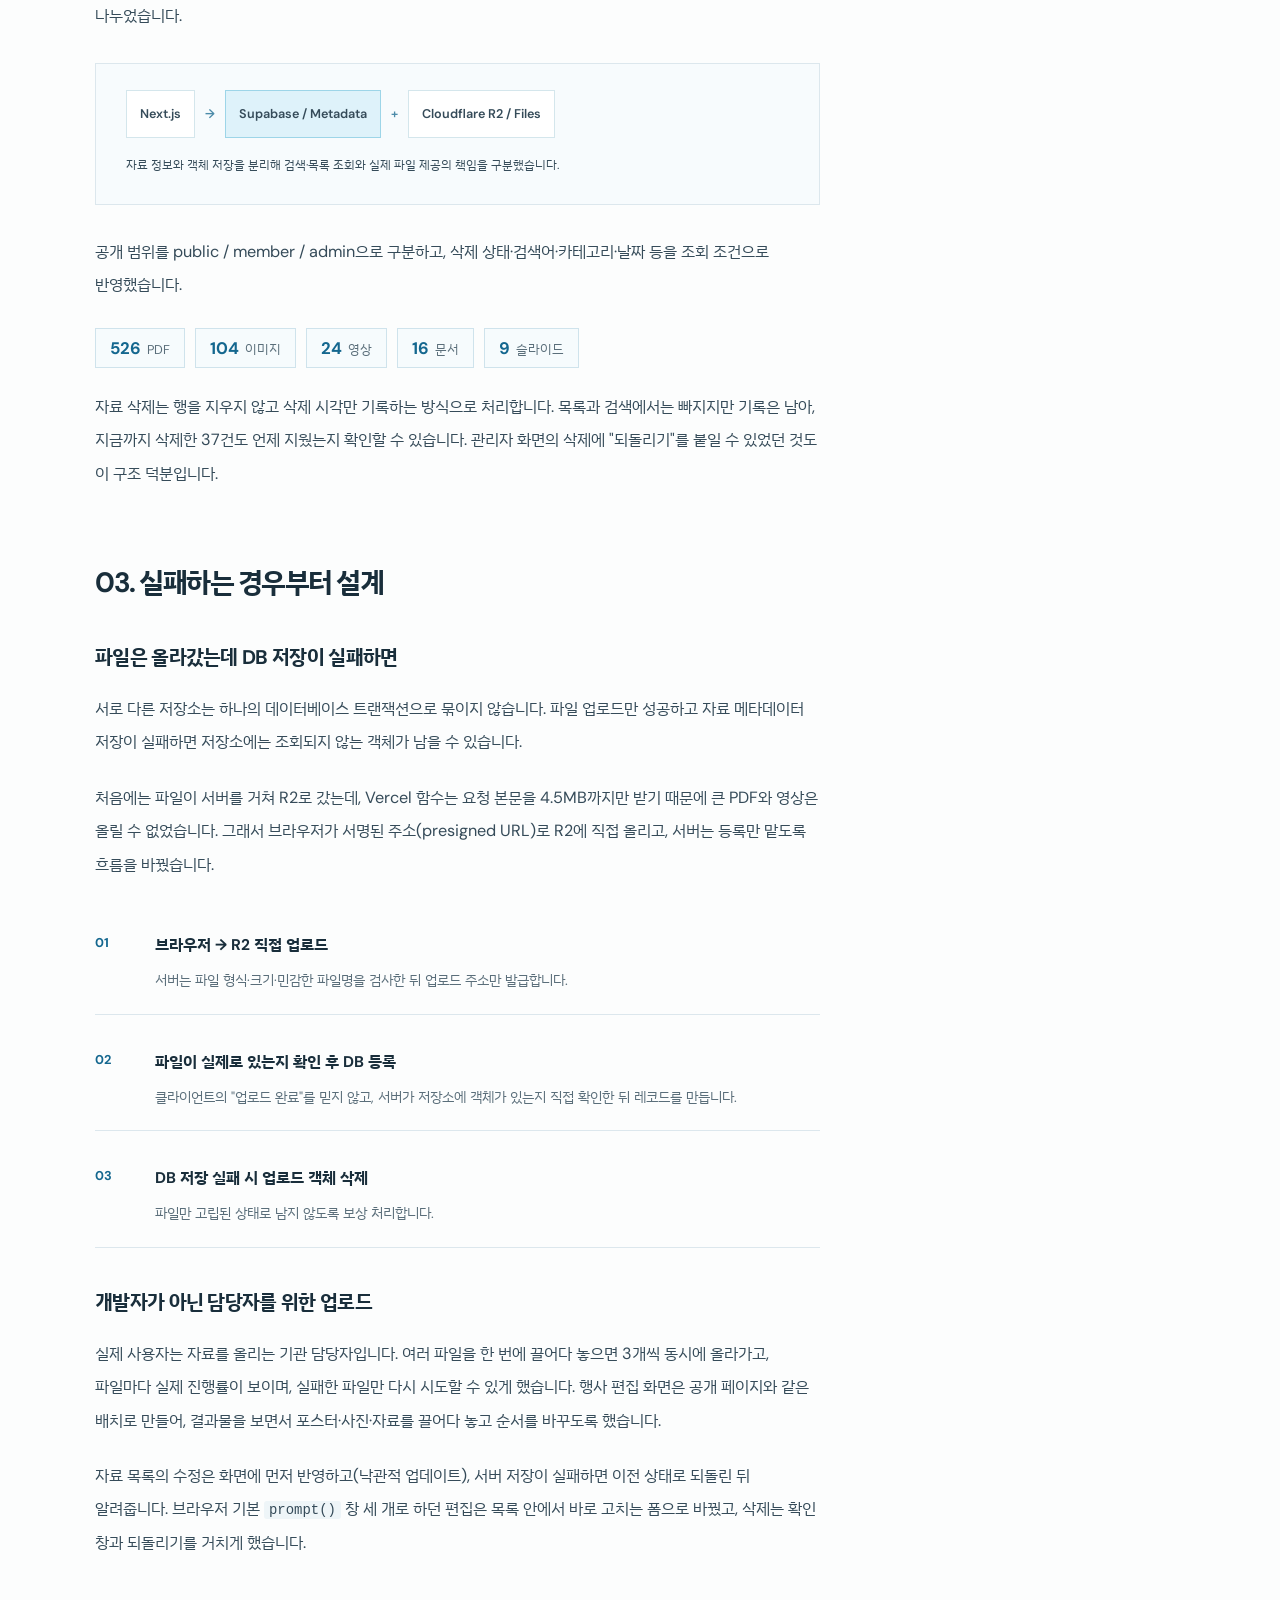
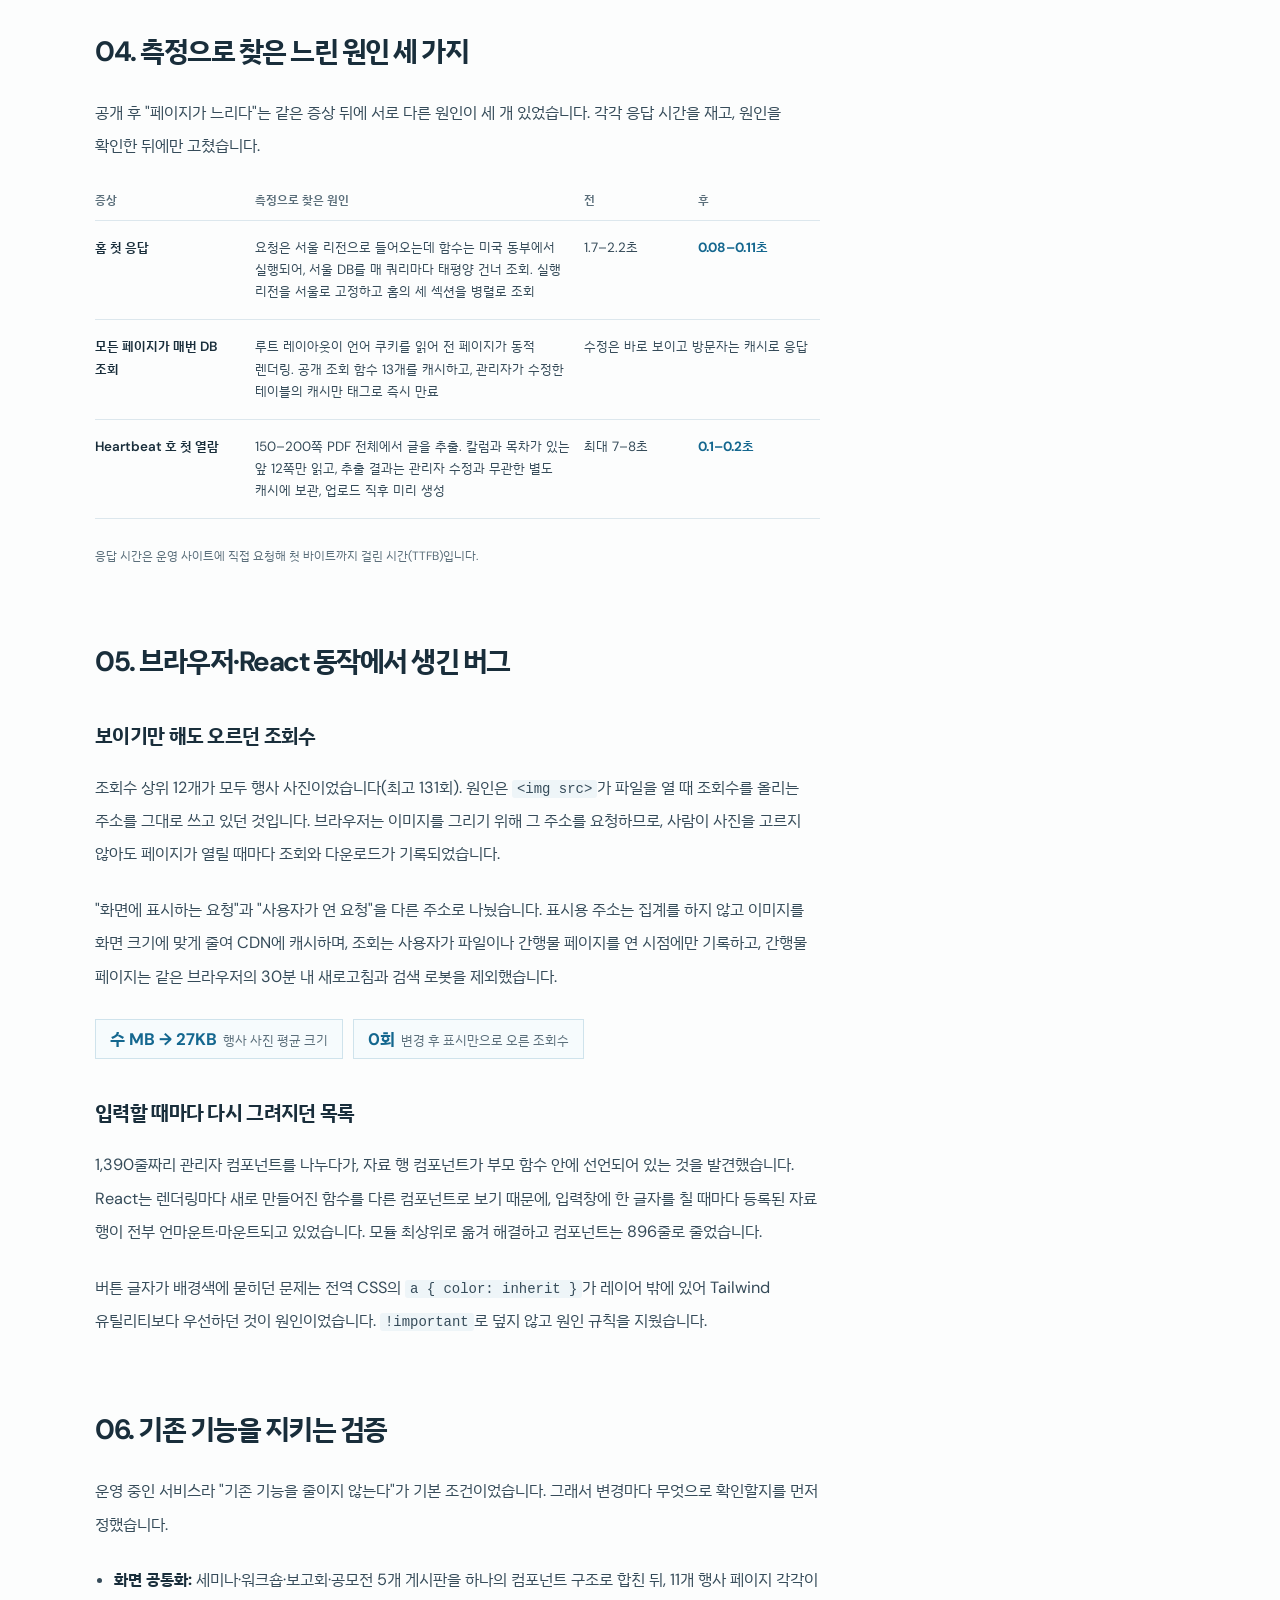
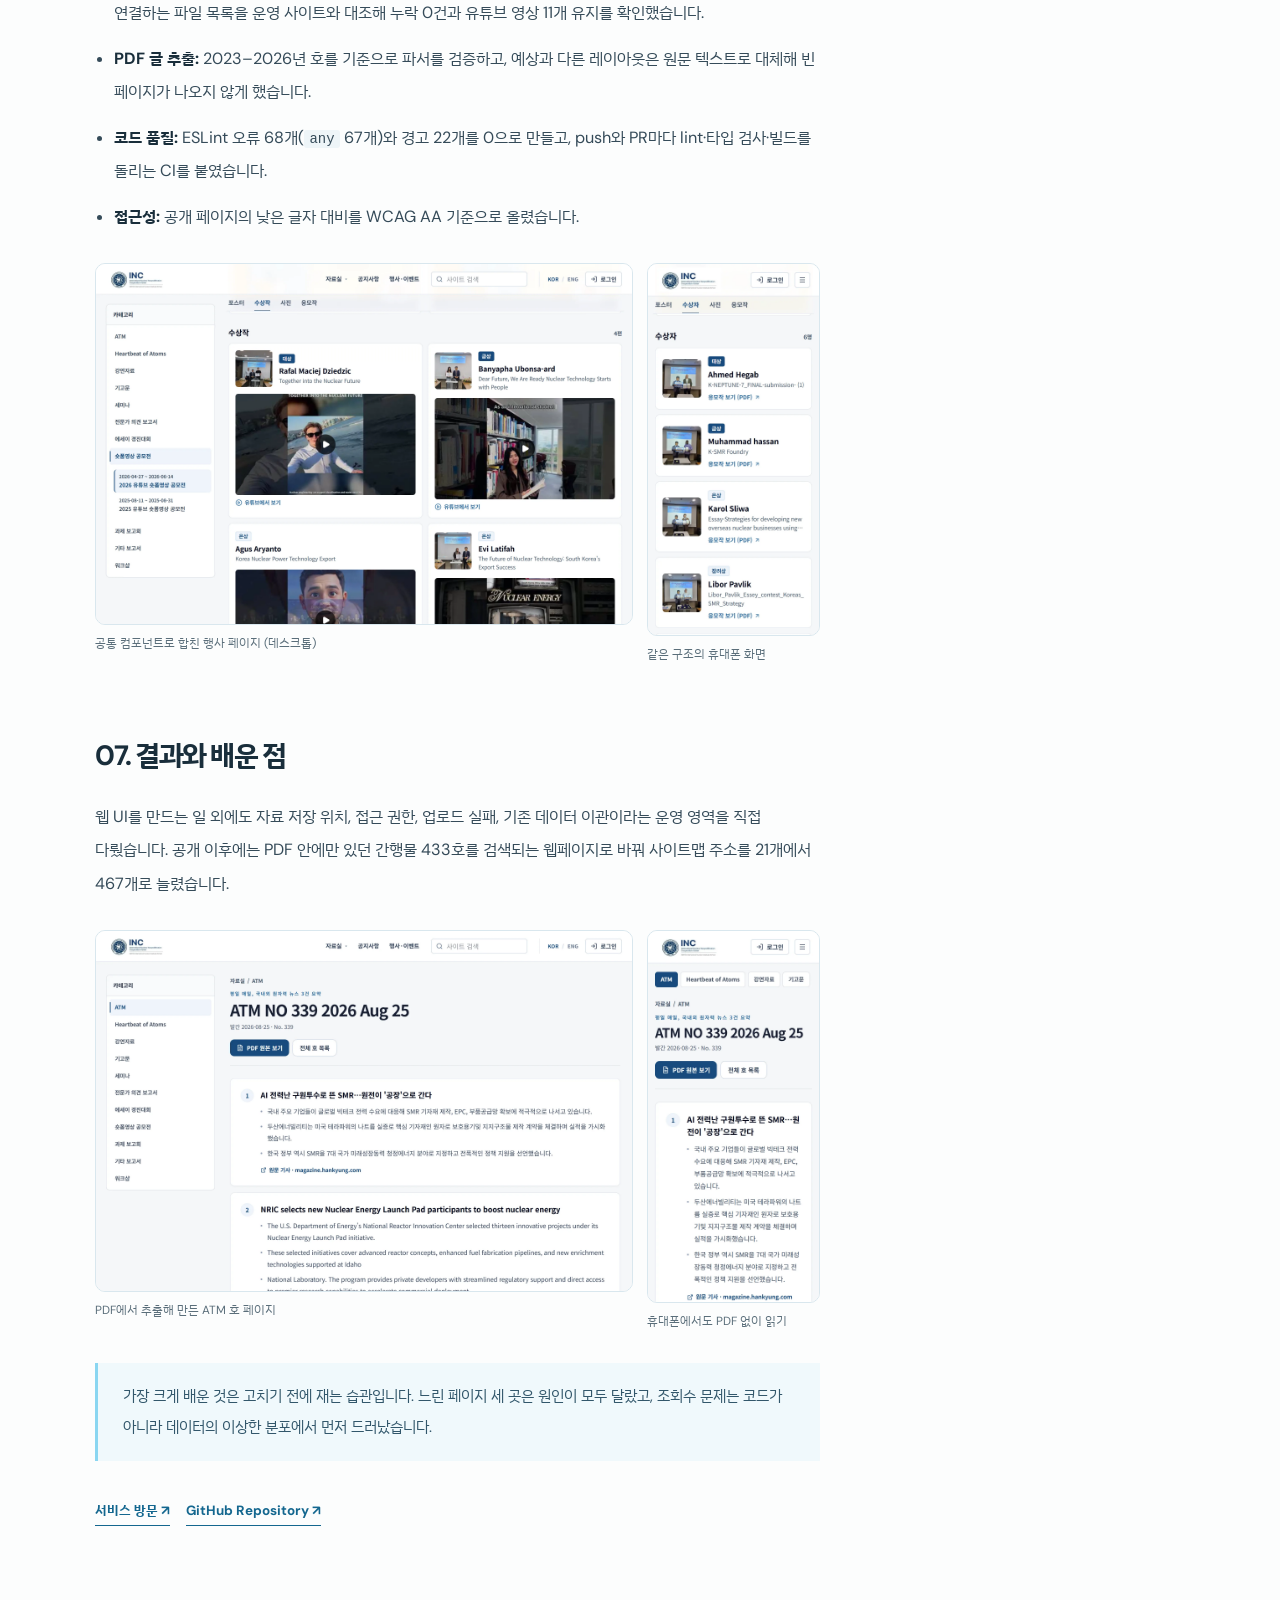
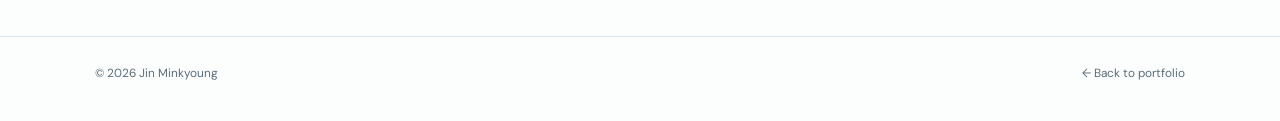
<file: inc.html>
<!doctype html>
<html lang="ko">
<head><meta charset="utf-8"><meta name="viewport" content="width=device-width,initial-scale=1"><meta name="theme-color" content="#fcfdfd"><meta name="description" content="INC 웹사이트: Next.js, Supabase, Cloudflare R2로 1인 개발하고 운영하며 측정·개선한 기관 홈페이지 프로젝트."><title>INC 홈페이지 — 프로젝트 사례 | 진민경</title><link rel="icon" href="favicon.svg" type="image/svg+xml"><meta property="og:type" content="article"><meta property="og:title" content="INC 홈페이지 — 운영 중인 서비스를 측정하고 고치다"><meta property="og:description" content="Next.js, Supabase, Cloudflare R2로 1인 개발·운영한 권한 기반 자료실 웹사이트."><meta property="og:image" content="https://b-dandelion.github.io/portfolio/assets/og.png"><meta name="twitter:card" content="summary_large_image"><link rel="stylesheet" href="styles.css?v=20261022.4"></head>
<body>
<header class="site-header"><div class="wrap inner"><a class="wordmark" href="./">minkyoung<b>.</b></a><nav class="main-nav"><a href="./#work" aria-current="page">Projects</a><a href="writing.html">Writing</a><a href="./#about">About</a><a class="nav-cta" href="https://github.com/B-Dandelion" target="_blank" rel="noopener noreferrer">GitHub ↗</a></nav></div></header>
<main>
<header class="page-hero wrap">
<a class="backlink" href="./#work">← Selected work</a><span class="overline" style="display:block;margin-top:37px">CASE STUDY / 02 — WEB · OPERATIONS</span>
<h1>INC 홈페이지:<br>운영 중인 서비스를<br>측정하고 고치다</h1>
<p>흩어진 발간물, 세미나, 워크숍과 보고서 자료를 한곳에서 조회하고 관리할 수 있는 권한 기반 웹사이트를 1인 개발했습니다. 공개 후에는 실제 이용 데이터와 측정값을 근거로 느린 원인과 잘못된 집계를 찾아 고쳤습니다.</p>
<div class="case-meta"><span><strong>역할</strong>웹 프론트엔드·서버 API·DB·배포 / 1인 개발</span><span><strong>기간</strong>2025.09 계약 · 2026.02 공개 — 현재 운영 중</span><span><strong>기술</strong>Next.js, TypeScript, Supabase, R2, Vercel</span><span><strong>링크</strong><a href="https://inc-kings.vercel.app/" target="_blank" rel="noopener noreferrer">웹사이트</a> · <a href="https://github.com/B-Dandelion/INC_Website" target="_blank" rel="noopener noreferrer">GitHub</a></span></div>
<dl class="metric-grid" aria-label="프로젝트 규모">
  <div><dt>관리 중인 자료</dt><dd>679<small>건</small></dd><p>게시판 11개 · 2022–2026 발간</p></div>
  <div><dt>간행물 웹페이지</dt><dd>433<small>호</small></dd><p>PDF로만 있던 ATM·Heartbeat를 읽을 수 있는 페이지로</p></div>
  <div><dt>서버 API</dt><dd>27<small>개</small></dd><p>공개 8개 · 관리자 19개</p></div>
  <div><dt>커밋</dt><dd>142<small>회</small></dd><p>2025.09 계약 시작 — 2026.10 기준</p></div>
</dl>
<p class="metric-note">자료 수는 2026.10.20 운영 DB 기준이며 삭제 처리한 자료는 제외했습니다. API·화면 수(44개)와 커밋 수는 2026.10.22 저장소 main 기준입니다. 공개 범위는 public / member / admin 3단계입니다.</p>
</header>
<div class="wrap article-layout">
  <article class="article-content">
    <section id="problem"><h2>01. 흩어진 자료를 한곳에</h2><p>기관의 발간물·세미나·보고서가 서로 다른 경로와 형식으로 존재할 때, 이용자는 원하는 자료를 찾기 어렵고 관리자는 공개 범위와 업로드 상태를 일일이 확인해야 합니다.</p><p>자료 유형에 맞는 게시판과 검색 흐름을 만들고, 관리자가 직접 콘텐츠를 등록·수정·정리할 수 있는 환경을 구축했습니다.</p></section>
    <section id="structure"><h2>02. 정보는 DB에, 파일은 저장소에</h2><p>자료의 제목, 작성일, 게시판, 공개 범위는 PostgreSQL에서 관리하고 실제 문서·이미지·영상 파일은 Cloudflare R2에 저장했습니다. Next.js 서버 API에서 인증, 입력 검증, 공개 범위 판단과 업로드 흐름을 제어하도록 나누었습니다.</p>
      <div class="architecture"><div class="arch-row"><span class="node">Next.js</span><span class="arrow">→</span><span class="node ice">Supabase / Metadata</span><span class="arrow">+</span><span class="node">Cloudflare R2 / Files</span></div><p>자료 정보와 객체 저장을 분리해 검색·목록 조회와 실제 파일 제공의 책임을 구분했습니다.</p></div>
      <p>공개 범위를 public / member / admin으로 구분하고, 삭제 상태·검색어·카테고리·날짜 등을 조회 조건으로 반영했습니다.</p>
      <div class="tech-facts" aria-label="파일 형식별 자료 수"><span><b>526</b>PDF</span><span><b>104</b>이미지</span><span><b>24</b>영상</span><span><b>16</b>문서</span><span><b>9</b>슬라이드</span></div>
      <p>자료 삭제는 행을 지우지 않고 삭제 시각만 기록하는 방식으로 처리합니다. 목록과 검색에서는 빠지지만 기록은 남아, 지금까지 삭제한 37건도 언제 지웠는지 확인할 수 있습니다. 관리자 화면의 삭제에 "되돌리기"를 붙일 수 있었던 것도 이 구조 덕분입니다.</p>
    </section>
    <section id="tradeoffs"><h2>03. 실패하는 경우부터 설계</h2><h3>파일은 올라갔는데 DB 저장이 실패하면</h3><p>서로 다른 저장소는 하나의 데이터베이스 트랜잭션으로 묶이지 않습니다. 파일 업로드만 성공하고 자료 메타데이터 저장이 실패하면 저장소에는 조회되지 않는 객체가 남을 수 있습니다.</p>
      <p>처음에는 파일이 서버를 거쳐 R2로 갔는데, Vercel 함수는 요청 본문을 4.5MB까지만 받기 때문에 큰 PDF와 영상은 올릴 수 없었습니다. 그래서 브라우저가 서명된 주소(presigned URL)로 R2에 직접 올리고, 서버는 등록만 맡도록 흐름을 바꿨습니다.</p>
      <div class="step-list"><div class="step"><div><strong>브라우저 → R2 직접 업로드</strong><p>서버는 파일 형식·크기·민감한 파일명을 검사한 뒤 업로드 주소만 발급합니다.</p></div></div><div class="step"><div><strong>파일이 실제로 있는지 확인 후 DB 등록</strong><p>클라이언트의 "업로드 완료"를 믿지 않고, 서버가 저장소에 객체가 있는지 직접 확인한 뒤 레코드를 만듭니다.</p></div></div><div class="step"><div><strong>DB 저장 실패 시 업로드 객체 삭제</strong><p>파일만 고립된 상태로 남지 않도록 보상 처리합니다.</p></div></div></div>
      <h3>개발자가 아닌 담당자를 위한 업로드</h3>
      <p>실제 사용자는 자료를 올리는 기관 담당자입니다. 여러 파일을 한 번에 끌어다 놓으면 3개씩 동시에 올라가고, 파일마다 실제 진행률이 보이며, 실패한 파일만 다시 시도할 수 있게 했습니다. 행사 편집 화면은 공개 페이지와 같은 배치로 만들어, 결과물을 보면서 포스터·사진·자료를 끌어다 놓고 순서를 바꾸도록 했습니다.</p>
      <p>자료 목록의 수정은 화면에 먼저 반영하고(낙관적 업데이트), 서버 저장이 실패하면 이전 상태로 되돌린 뒤 알려줍니다. 브라우저 기본 <code>prompt()</code> 창 세 개로 하던 편집은 목록 안에서 바로 고치는 폼으로 바꿨고, 삭제는 확인 창과 되돌리기를 거치게 했습니다.</p>
    </section>
    <section id="performance"><h2>04. 측정으로 찾은 느린 원인 세 가지</h2><p>공개 후 "페이지가 느리다"는 같은 증상 뒤에 서로 다른 원인이 세 개 있었습니다. 각각 응답 시간을 재고, 원인을 확인한 뒤에만 고쳤습니다.</p>
      <table class="compare"><thead><tr><th>증상</th><th>측정으로 찾은 원인</th><th>전</th><th>후</th></tr></thead><tbody>
        <tr><td>홈 첫 응답</td><td>요청은 서울 리전으로 들어오는데 함수는 미국 동부에서 실행되어, 서울 DB를 매 쿼리마다 태평양 건너 조회. 실행 리전을 서울로 고정하고 홈의 세 섹션을 병렬로 조회</td><td>1.7–2.2초</td><td>0.08–0.11초</td></tr>
        <tr><td>모든 페이지가 매번 DB 조회</td><td>루트 레이아웃이 언어 쿠키를 읽어 전 페이지가 동적 렌더링. 공개 조회 함수 13개를 캐시하고, 관리자가 수정한 테이블의 캐시만 태그로 즉시 만료</td><td colspan="2">수정은 바로 보이고 방문자는 캐시로 응답</td></tr>
        <tr><td>Heartbeat 호 첫 열람</td><td>150–200쪽 PDF 전체에서 글을 추출. 칼럼과 목차가 있는 앞 12쪽만 읽고, 추출 결과는 관리자 수정과 무관한 별도 캐시에 보관, 업로드 직후 미리 생성</td><td>최대 7–8초</td><td>0.1–0.2초</td></tr>
      </tbody></table>
      <p class="image-policy">응답 시간은 운영 사이트에 직접 요청해 첫 바이트까지 걸린 시간(TTFB)입니다.</p>
    </section>
    <section id="browser"><h2>05. 브라우저·React 동작에서 생긴 버그</h2>
      <h3>보이기만 해도 오르던 조회수</h3>
      <p>조회수 상위 12개가 모두 행사 사진이었습니다(최고 131회). 원인은 <code>&lt;img src&gt;</code>가 파일을 열 때 조회수를 올리는 주소를 그대로 쓰고 있던 것입니다. 브라우저는 이미지를 그리기 위해 그 주소를 요청하므로, 사람이 사진을 고르지 않아도 페이지가 열릴 때마다 조회와 다운로드가 기록되었습니다.</p>
      <p>"화면에 표시하는 요청"과 "사용자가 연 요청"을 다른 주소로 나눴습니다. 표시용 주소는 집계를 하지 않고 이미지를 화면 크기에 맞게 줄여 CDN에 캐시하며, 조회는 사용자가 파일이나 간행물 페이지를 연 시점에만 기록하고, 간행물 페이지는 같은 브라우저의 30분 내 새로고침과 검색 로봇을 제외했습니다.</p>
      <div class="tech-facts"><span><b>수 MB → 27KB</b>행사 사진 평균 크기</span><span><b>0회</b>변경 후 표시만으로 오른 조회수</span></div>
      <h3>입력할 때마다 다시 그려지던 목록</h3>
      <p>1,390줄짜리 관리자 컴포넌트를 나누다가, 자료 행 컴포넌트가 부모 함수 안에 선언되어 있는 것을 발견했습니다. React는 렌더링마다 새로 만들어진 함수를 다른 컴포넌트로 보기 때문에, 입력창에 한 글자를 칠 때마다 등록된 자료 행이 전부 언마운트·마운트되고 있었습니다. 모듈 최상위로 옮겨 해결하고 컴포넌트는 896줄로 줄었습니다.</p>
      <p>버튼 글자가 배경색에 묻히던 문제는 전역 CSS의 <code>a { color: inherit }</code>가 레이어 밖에 있어 Tailwind 유틸리티보다 우선하던 것이 원인이었습니다. <code>!important</code>로 덮지 않고 원인 규칙을 지웠습니다.</p>
    </section>
    <section id="verification"><h2>06. 기존 기능을 지키는 검증</h2><p>운영 중인 서비스라 "기존 기능을 줄이지 않는다"가 기본 조건이었습니다. 그래서 변경마다 무엇으로 확인할지를 먼저 정했습니다.</p>
      <ul>
        <li><strong>화면 공통화:</strong> 세미나·워크숍·보고회·공모전 5개 게시판을 하나의 컴포넌트 구조로 합친 뒤, 11개 행사 페이지 각각이 연결하는 파일 목록을 운영 사이트와 대조해 누락 0건과 유튜브 영상 11개 유지를 확인했습니다.</li>
        <li><strong>PDF 글 추출:</strong> 2023–2026년 호를 기준으로 파서를 검증하고, 예상과 다른 레이아웃은 원문 텍스트로 대체해 빈 페이지가 나오지 않게 했습니다.</li>
        <li><strong>코드 품질:</strong> ESLint 오류 68개(<code>any</code> 67개)와 경고 22개를 0으로 만들고, push와 PR마다 lint·타입 검사·빌드를 돌리는 CI를 붙였습니다.</li>
        <li><strong>접근성:</strong> 공개 페이지의 낮은 글자 대비를 WCAG AA 기준으로 올렸습니다.</li>
      </ul>
      <div class="shot-pair">
        <figure><img src="assets/inc/event-shortform.webp" width="2560" height="1720" alt="숏폼영상 공모전 페이지: 왼쪽 행사 목록, 상단 섹션 탭, 수상자 사진·등급·작품 제목과 영상 썸네일 카드" loading="lazy"><figcaption>공통 컴포넌트로 합친 행사 페이지 (데스크톱)</figcaption></figure>
        <figure><img src="assets/inc/event-mobile.webp" width="780" height="1688" alt="에세이 경진대회 수상자 목록의 휴대폰 화면" loading="lazy"><figcaption>같은 구조의 휴대폰 화면</figcaption></figure>
      </div>
    </section>
    <section id="outcome"><h2>07. 결과와 배운 점</h2><p>웹 UI를 만드는 일 외에도 자료 저장 위치, 접근 권한, 업로드 실패, 기존 데이터 이관이라는 운영 영역을 직접 다뤘습니다. 공개 이후에는 PDF 안에만 있던 간행물 433호를 검색되는 웹페이지로 바꿔 사이트맵 주소를 21개에서 467개로 늘렸습니다.</p>
      <div class="shot-pair">
        <figure><img src="assets/inc/issue-atm.webp" width="2560" height="1720" alt="ATM 339호 페이지: 뉴스 요약 세 건이 원문 기사 링크와 함께 웹페이지로 표시된 화면" loading="lazy"><figcaption>PDF에서 추출해 만든 ATM 호 페이지</figcaption></figure>
        <figure><img src="assets/inc/issue-mobile.webp" width="780" height="1688" alt="같은 ATM 호 페이지의 휴대폰 화면" loading="lazy"><figcaption>휴대폰에서도 PDF 없이 읽기</figcaption></figure>
      </div>
      <div class="insight">가장 크게 배운 것은 고치기 전에 재는 습관입니다. 느린 페이지 세 곳은 원인이 모두 달랐고, 조회수 문제는 코드가 아니라 데이터의 이상한 분포에서 먼저 드러났습니다.</div>
      <div class="case-links"><a href="https://inc-kings.vercel.app/" target="_blank" rel="noopener noreferrer">서비스 방문 ↗</a><a href="https://github.com/B-Dandelion/INC_Website" target="_blank" rel="noopener noreferrer">GitHub Repository ↗</a></div>
    </section>
  </article>
  <aside class="article-aside" aria-label="문서 목차"><strong>ON THIS PAGE</strong><a href="#problem">01 / 배경</a><a href="#structure">02 / 데이터 구조</a><a href="#tradeoffs">03 / 실패 처리</a><a href="#performance">04 / 성능</a><a href="#browser">05 / 버그</a><a href="#verification">06 / 검증</a><a href="#outcome">07 / 결과</a></aside>
</div>
</main>
<footer class="site-footer"><div class="wrap"><span>© 2026 Jin Minkyoung</span><a href="./">← Back to portfolio</a></div></footer>
</body></html>
</file>
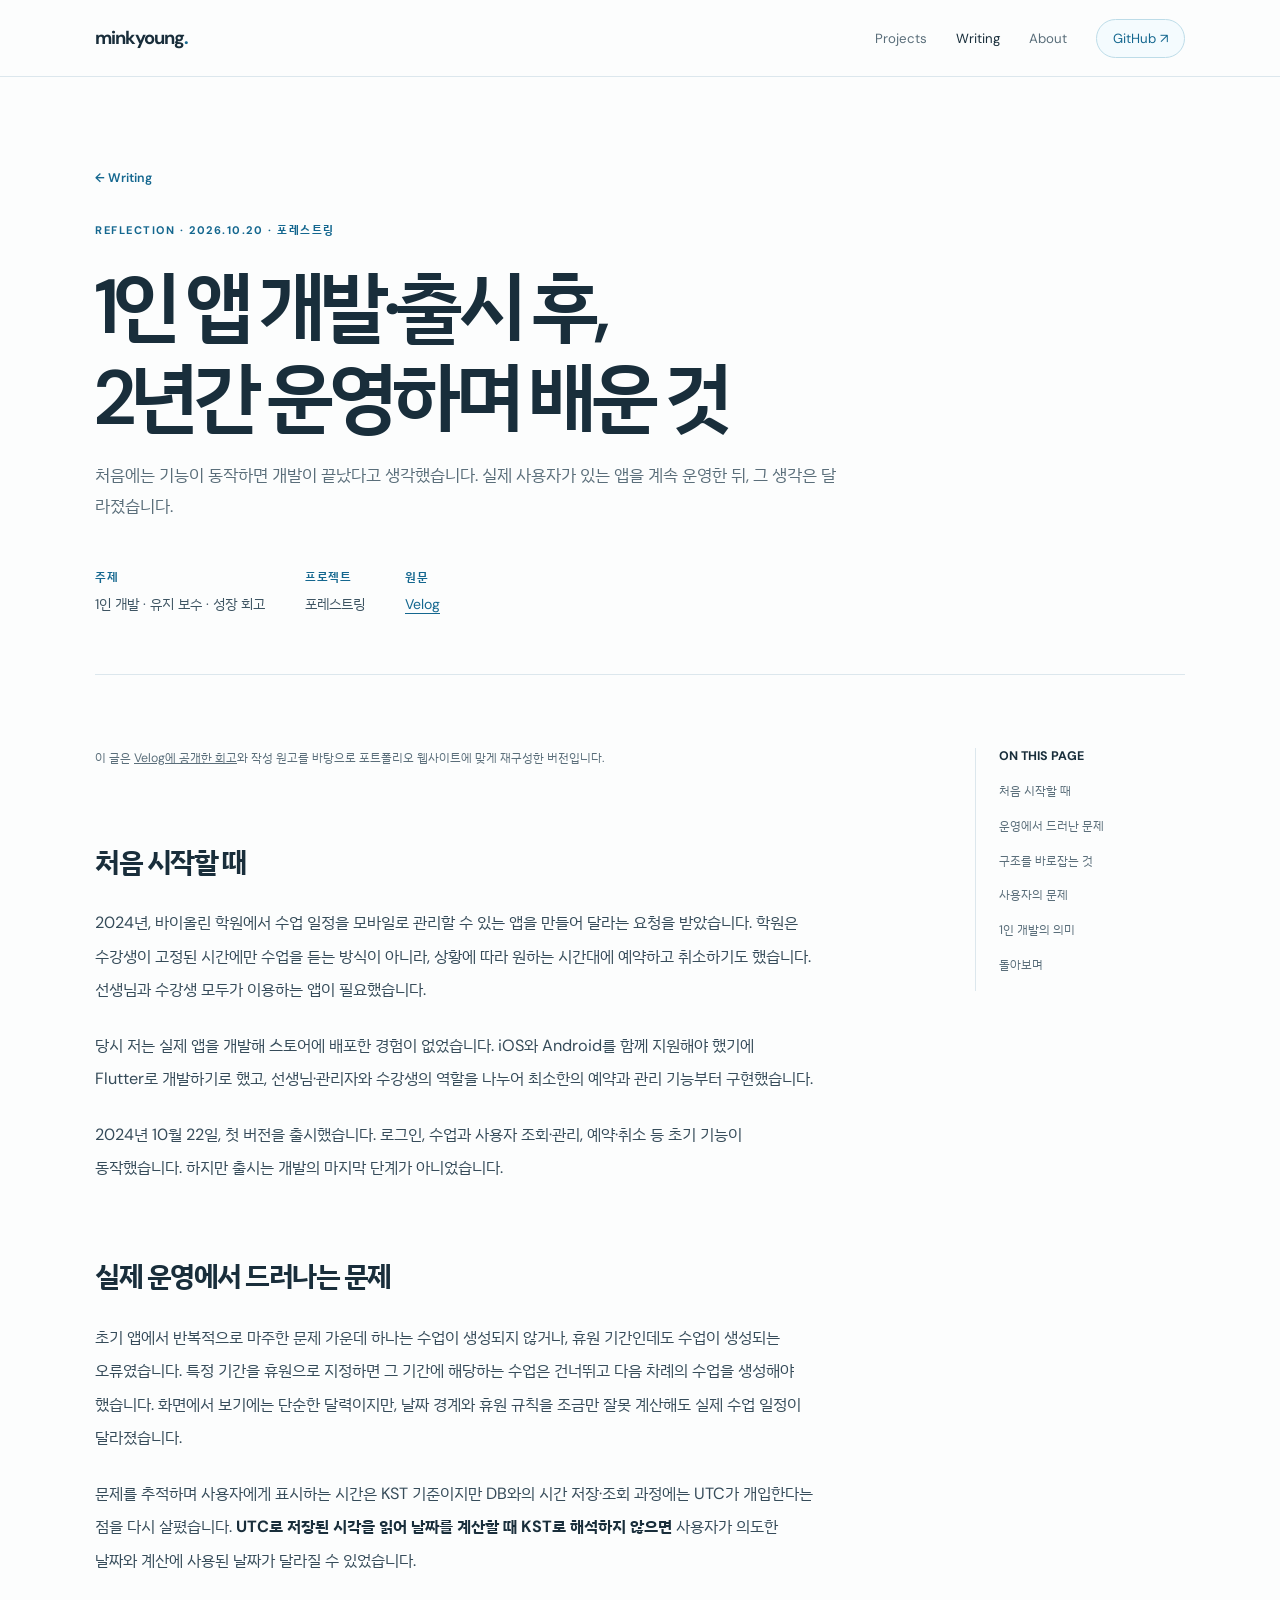
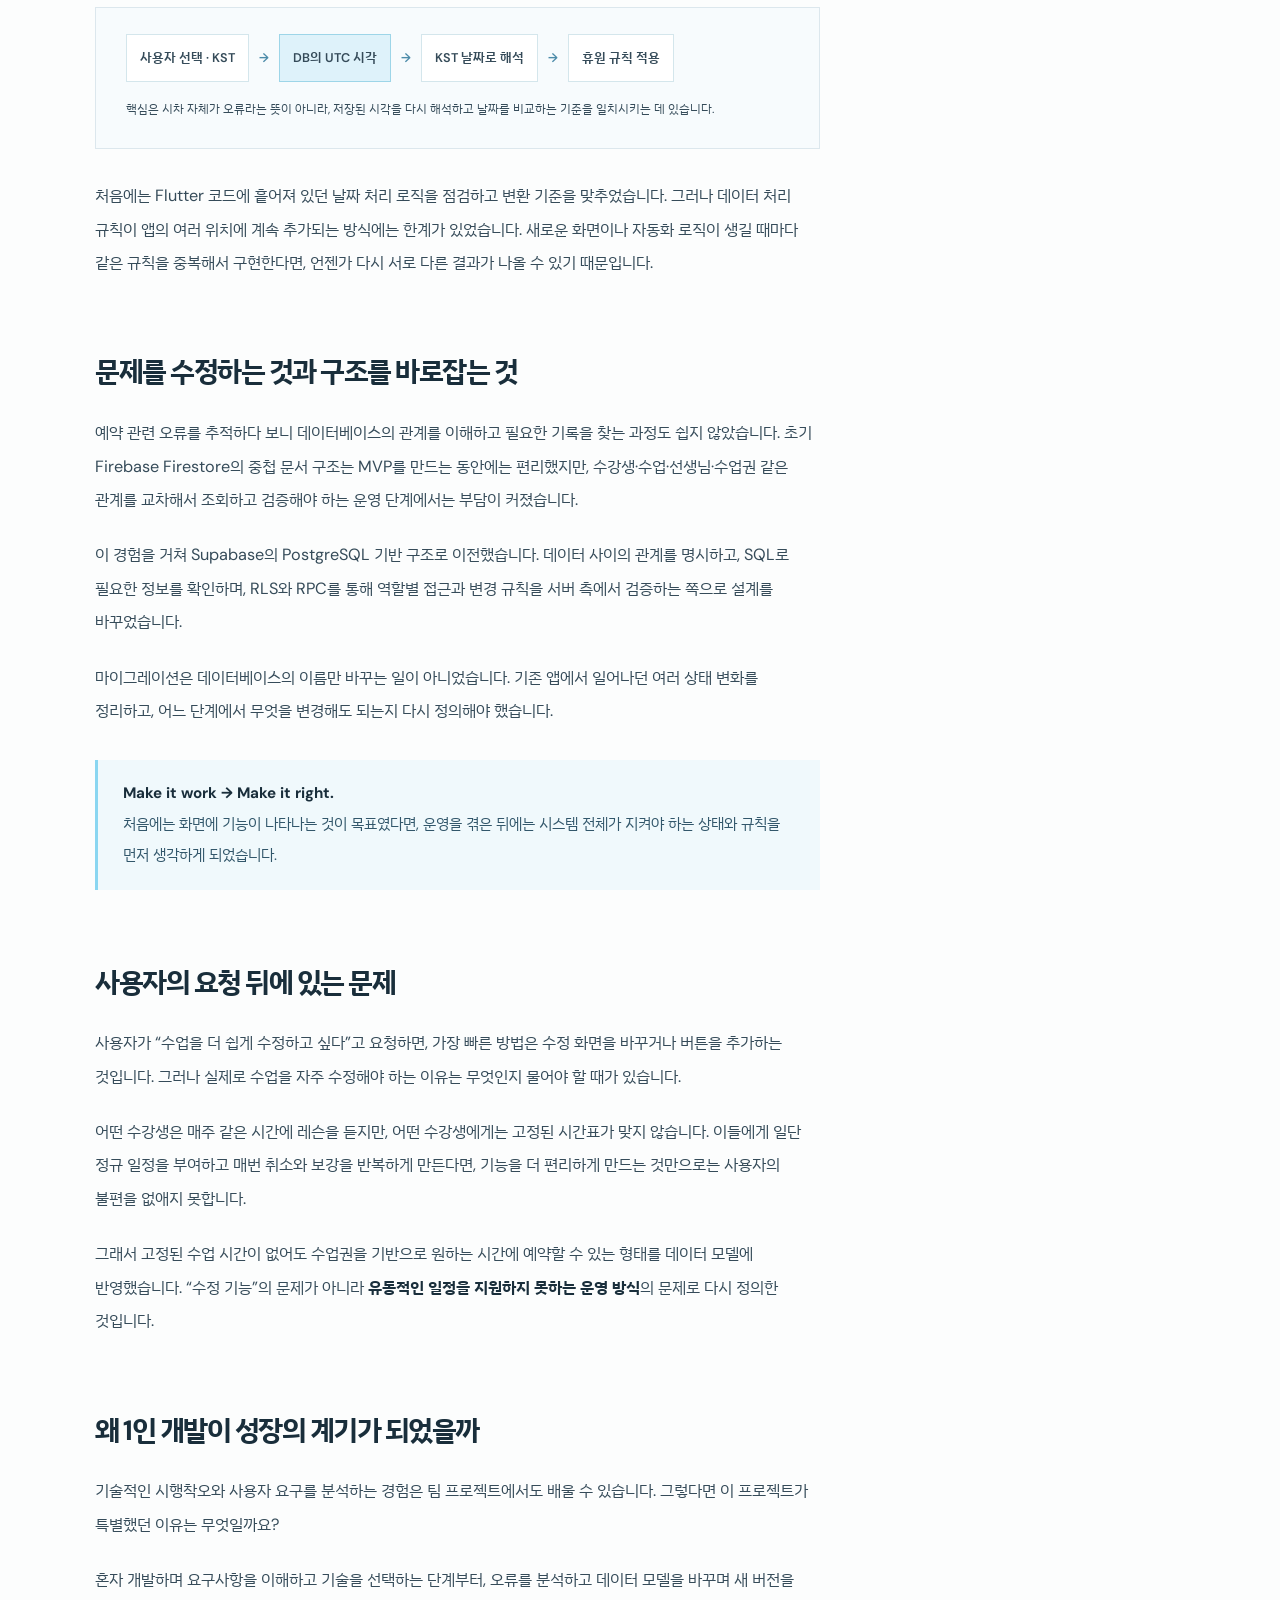
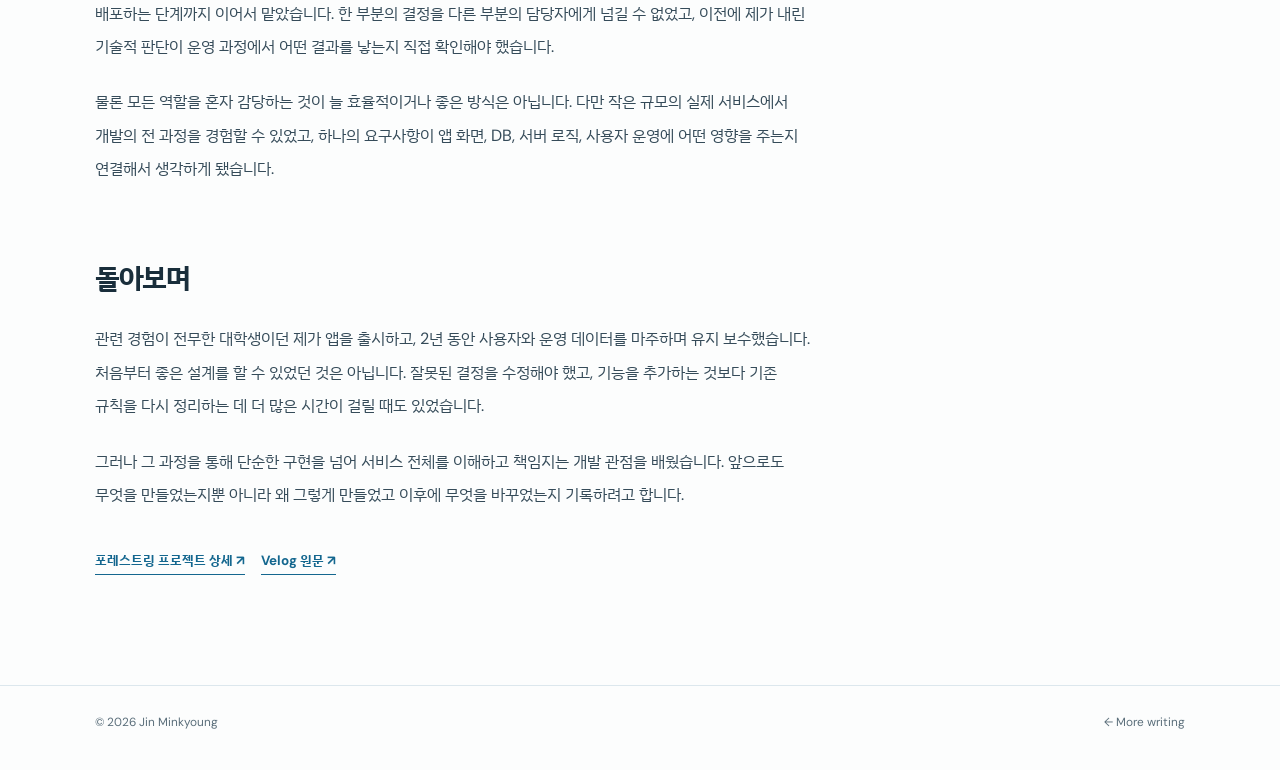
<file: journal-2years.html>
<!doctype html>
<html lang="ko"><head><meta charset="utf-8"><meta name="viewport" content="width=device-width,initial-scale=1"><meta name="theme-color" content="#fcfdfd"><meta name="description" content="1인 개발로 앱을 출시하고 2년간 운영하며 배운 시스템 설계, 데이터베이스 이관, 사용자 문제 이해에 관한 회고."><title>1인 앱 개발·출시 후, 2년간 운영하며 배운 것 | 진민경</title><link rel="icon" href="favicon.svg" type="image/svg+xml"><meta property="og:image" content="https://b-dandelion.github.io/portfolio/assets/og.png"><link rel="stylesheet" href="styles.css?v=20261022.4"></head>
<body>
<header class="site-header"><div class="wrap inner"><a class="wordmark" href="./">minkyoung<b>.</b></a><nav class="main-nav"><a href="./#work">Projects</a><a href="writing.html" aria-current="page">Writing</a><a href="./#about">About</a><a class="nav-cta" href="https://github.com/B-Dandelion" target="_blank" rel="noopener noreferrer">GitHub ↗</a></nav></div></header>
<main>
<header class="page-hero wrap"><a class="backlink" href="writing.html">← Writing</a><span class="overline" style="display:block;margin-top:35px">REFLECTION · 2026.10.20 · 포레스트링</span>
<h1>1인 앱 개발·출시 후,<br>2년간 운영하며 배운 것</h1>
<p>처음에는 기능이 동작하면 개발이 끝났다고 생각했습니다. 실제 사용자가 있는 앱을 계속 운영한 뒤, 그 생각은 달라졌습니다.</p>
<div class="case-meta"><span><strong>주제</strong>1인 개발 · 유지 보수 · 성장 회고</span><span><strong>프로젝트</strong>포레스트링</span><span><strong>원문</strong><a href="https://velog.io/@b_dandelion/1인-앱-개발-출시-후-2년간-운영-후기" target="_blank" rel="noopener noreferrer">Velog</a></span></div>
</header>
<div class="wrap article-layout">
<article class="article-content">
<p class="notice">이 글은 <a style="text-decoration:underline" href="https://velog.io/@b_dandelion/1인-앱-개발-출시-후-2년간-운영-후기" target="_blank" rel="noopener noreferrer">Velog에 공개한 회고</a>와 작성 원고를 바탕으로 포트폴리오 웹사이트에 맞게 재구성한 버전입니다.</p>
<section id="start">
<h2>처음 시작할 때</h2>
<p>2024년, 바이올린 학원에서 수업 일정을 모바일로 관리할 수 있는 앱을 만들어 달라는 요청을 받았습니다. 학원은 수강생이 고정된 시간에만 수업을 듣는 방식이 아니라, 상황에 따라 원하는 시간대에 예약하고 취소하기도 했습니다. 선생님과 수강생 모두가 이용하는 앱이 필요했습니다.</p>
<p>당시 저는 실제 앱을 개발해 스토어에 배포한 경험이 없었습니다. iOS와 Android를 함께 지원해야 했기에 Flutter로 개발하기로 했고, 선생님·관리자와 수강생의 역할을 나누어 최소한의 예약과 관리 기능부터 구현했습니다.</p>
<p>2024년 10월 22일, 첫 버전을 출시했습니다. 로그인, 수업과 사용자 조회·관리, 예약·취소 등 초기 기능이 동작했습니다. 하지만 출시는 개발의 마지막 단계가 아니었습니다.</p>
</section>
<section id="operating">
<h2>실제 운영에서 드러나는 문제</h2>
<p>초기 앱에서 반복적으로 마주한 문제 가운데 하나는 수업이 생성되지 않거나, 휴원 기간인데도 수업이 생성되는 오류였습니다. 특정 기간을 휴원으로 지정하면 그 기간에 해당하는 수업은 건너뛰고 다음 차례의 수업을 생성해야 했습니다. 화면에서 보기에는 단순한 달력이지만, 날짜 경계와 휴원 규칙을 조금만 잘못 계산해도 실제 수업 일정이 달라졌습니다.</p>
<p>문제를 추적하며 사용자에게 표시하는 시간은 KST 기준이지만 DB와의 시간 저장·조회 과정에는 UTC가 개입한다는 점을 다시 살폈습니다. <strong>UTC로 저장된 시각을 읽어 날짜를 계산할 때 KST로 해석하지 않으면</strong> 사용자가 의도한 날짜와 계산에 사용된 날짜가 달라질 수 있었습니다.</p>
<div class="architecture"><div class="arch-row"><span class="node">사용자 선택 · KST</span><span class="arrow">→</span><span class="node ice">DB의 UTC 시각</span><span class="arrow">→</span><span class="node">KST 날짜로 해석</span><span class="arrow">→</span><span class="node">휴원 규칙 적용</span></div><p>핵심은 시차 자체가 오류라는 뜻이 아니라, 저장된 시각을 다시 해석하고 날짜를 비교하는 기준을 일치시키는 데 있습니다.</p></div>
<p>처음에는 Flutter 코드에 흩어져 있던 날짜 처리 로직을 점검하고 변환 기준을 맞추었습니다. 그러나 데이터 처리 규칙이 앱의 여러 위치에 계속 추가되는 방식에는 한계가 있었습니다. 새로운 화면이나 자동화 로직이 생길 때마다 같은 규칙을 중복해서 구현한다면, 언젠가 다시 서로 다른 결과가 나올 수 있기 때문입니다.</p>
</section>
<section id="migration">
<h2>문제를 수정하는 것과 구조를 바로잡는 것</h2>
<p>예약 관련 오류를 추적하다 보니 데이터베이스의 관계를 이해하고 필요한 기록을 찾는 과정도 쉽지 않았습니다. 초기 Firebase Firestore의 중첩 문서 구조는 MVP를 만드는 동안에는 편리했지만, 수강생·수업·선생님·수업권 같은 관계를 교차해서 조회하고 검증해야 하는 운영 단계에서는 부담이 커졌습니다.</p>
<p>이 경험을 거쳐 Supabase의 PostgreSQL 기반 구조로 이전했습니다. 데이터 사이의 관계를 명시하고, SQL로 필요한 정보를 확인하며, RLS와 RPC를 통해 역할별 접근과 변경 규칙을 서버 측에서 검증하는 쪽으로 설계를 바꾸었습니다.</p>
<p>마이그레이션은 데이터베이스의 이름만 바꾸는 일이 아니었습니다. 기존 앱에서 일어나던 여러 상태 변화를 정리하고, 어느 단계에서 무엇을 변경해도 되는지 다시 정의해야 했습니다.</p>
<div class="insight"><strong>Make it work → Make it right.</strong><br>처음에는 화면에 기능이 나타나는 것이 목표였다면, 운영을 겪은 뒤에는 시스템 전체가 지켜야 하는 상태와 규칙을 먼저 생각하게 되었습니다.</div>
</section>
<section id="users">
<h2>사용자의 요청 뒤에 있는 문제</h2>
<p>사용자가 “수업을 더 쉽게 수정하고 싶다”고 요청하면, 가장 빠른 방법은 수정 화면을 바꾸거나 버튼을 추가하는 것입니다. 그러나 실제로 수업을 자주 수정해야 하는 이유는 무엇인지 물어야 할 때가 있습니다.</p>
<p>어떤 수강생은 매주 같은 시간에 레슨을 듣지만, 어떤 수강생에게는 고정된 시간표가 맞지 않습니다. 이들에게 일단 정규 일정을 부여하고 매번 취소와 보강을 반복하게 만든다면, 기능을 더 편리하게 만드는 것만으로는 사용자의 불편을 없애지 못합니다.</p>
<p>그래서 고정된 수업 시간이 없어도 수업권을 기반으로 원하는 시간에 예약할 수 있는 형태를 데이터 모델에 반영했습니다. “수정 기능”의 문제가 아니라 <strong>유동적인 일정을 지원하지 못하는 운영 방식</strong>의 문제로 다시 정의한 것입니다.</p>
</section>
<section id="solo">
<h2>왜 1인 개발이 성장의 계기가 되었을까</h2>
<p>기술적인 시행착오와 사용자 요구를 분석하는 경험은 팀 프로젝트에서도 배울 수 있습니다. 그렇다면 이 프로젝트가 특별했던 이유는 무엇일까요?</p>
<p>혼자 개발하며 요구사항을 이해하고 기술을 선택하는 단계부터, 오류를 분석하고 데이터 모델을 바꾸며 새 버전을 배포하는 단계까지 이어서 맡았습니다. 한 부분의 결정을 다른 부분의 담당자에게 넘길 수 없었고, 이전에 제가 내린 기술적 판단이 운영 과정에서 어떤 결과를 낳는지 직접 확인해야 했습니다.</p>
<p>물론 모든 역할을 혼자 감당하는 것이 늘 효율적이거나 좋은 방식은 아닙니다. 다만 작은 규모의 실제 서비스에서 개발의 전 과정을 경험할 수 있었고, 하나의 요구사항이 앱 화면, DB, 서버 로직, 사용자 운영에 어떤 영향을 주는지 연결해서 생각하게 됐습니다.</p>
</section>
<section id="end">
<h2>돌아보며</h2>
<p>관련 경험이 전무한 대학생이던 제가 앱을 출시하고, 2년 동안 사용자와 운영 데이터를 마주하며 유지 보수했습니다. 처음부터 좋은 설계를 할 수 있었던 것은 아닙니다. 잘못된 결정을 수정해야 했고, 기능을 추가하는 것보다 기존 규칙을 다시 정리하는 데 더 많은 시간이 걸릴 때도 있었습니다.</p>
<p>그러나 그 과정을 통해 단순한 구현을 넘어 서비스 전체를 이해하고 책임지는 개발 관점을 배웠습니다. 앞으로도 무엇을 만들었는지뿐 아니라 왜 그렇게 만들었고 이후에 무엇을 바꾸었는지 기록하려고 합니다.</p>
<div class="case-links"><a href="forestring.html">포레스트링 프로젝트 상세 ↗</a><a href="https://velog.io/@b_dandelion/1인-앱-개발-출시-후-2년간-운영-후기" target="_blank" rel="noopener noreferrer">Velog 원문 ↗</a></div>
</section>
</article>
<aside class="article-aside" aria-label="문서 목차"><strong>ON THIS PAGE</strong><a href="#start">처음 시작할 때</a><a href="#operating">운영에서 드러난 문제</a><a href="#migration">구조를 바로잡는 것</a><a href="#users">사용자의 문제</a><a href="#solo">1인 개발의 의미</a><a href="#end">돌아보며</a></aside>
</div>
</main><footer class="site-footer"><div class="wrap"><span>© 2026 Jin Minkyoung</span><a href="writing.html">← More writing</a></div></footer>
</body></html>
</file>
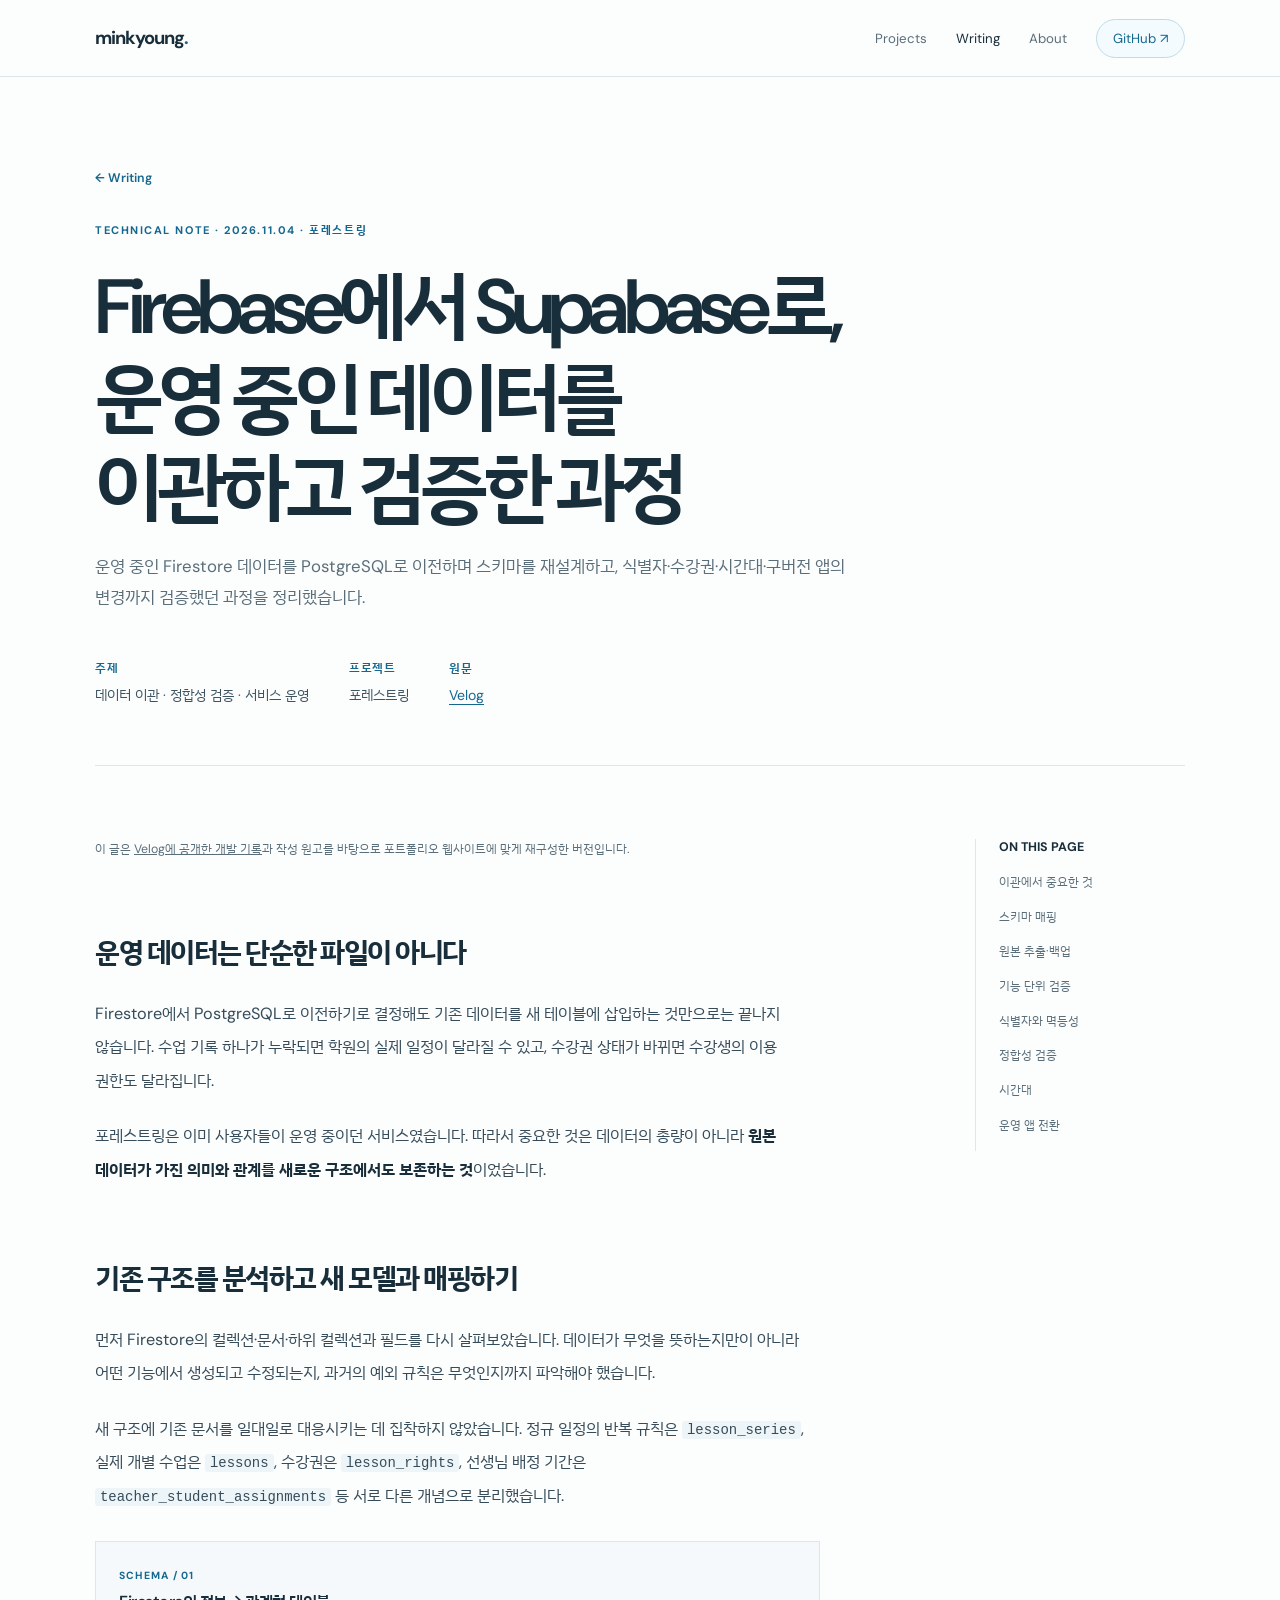
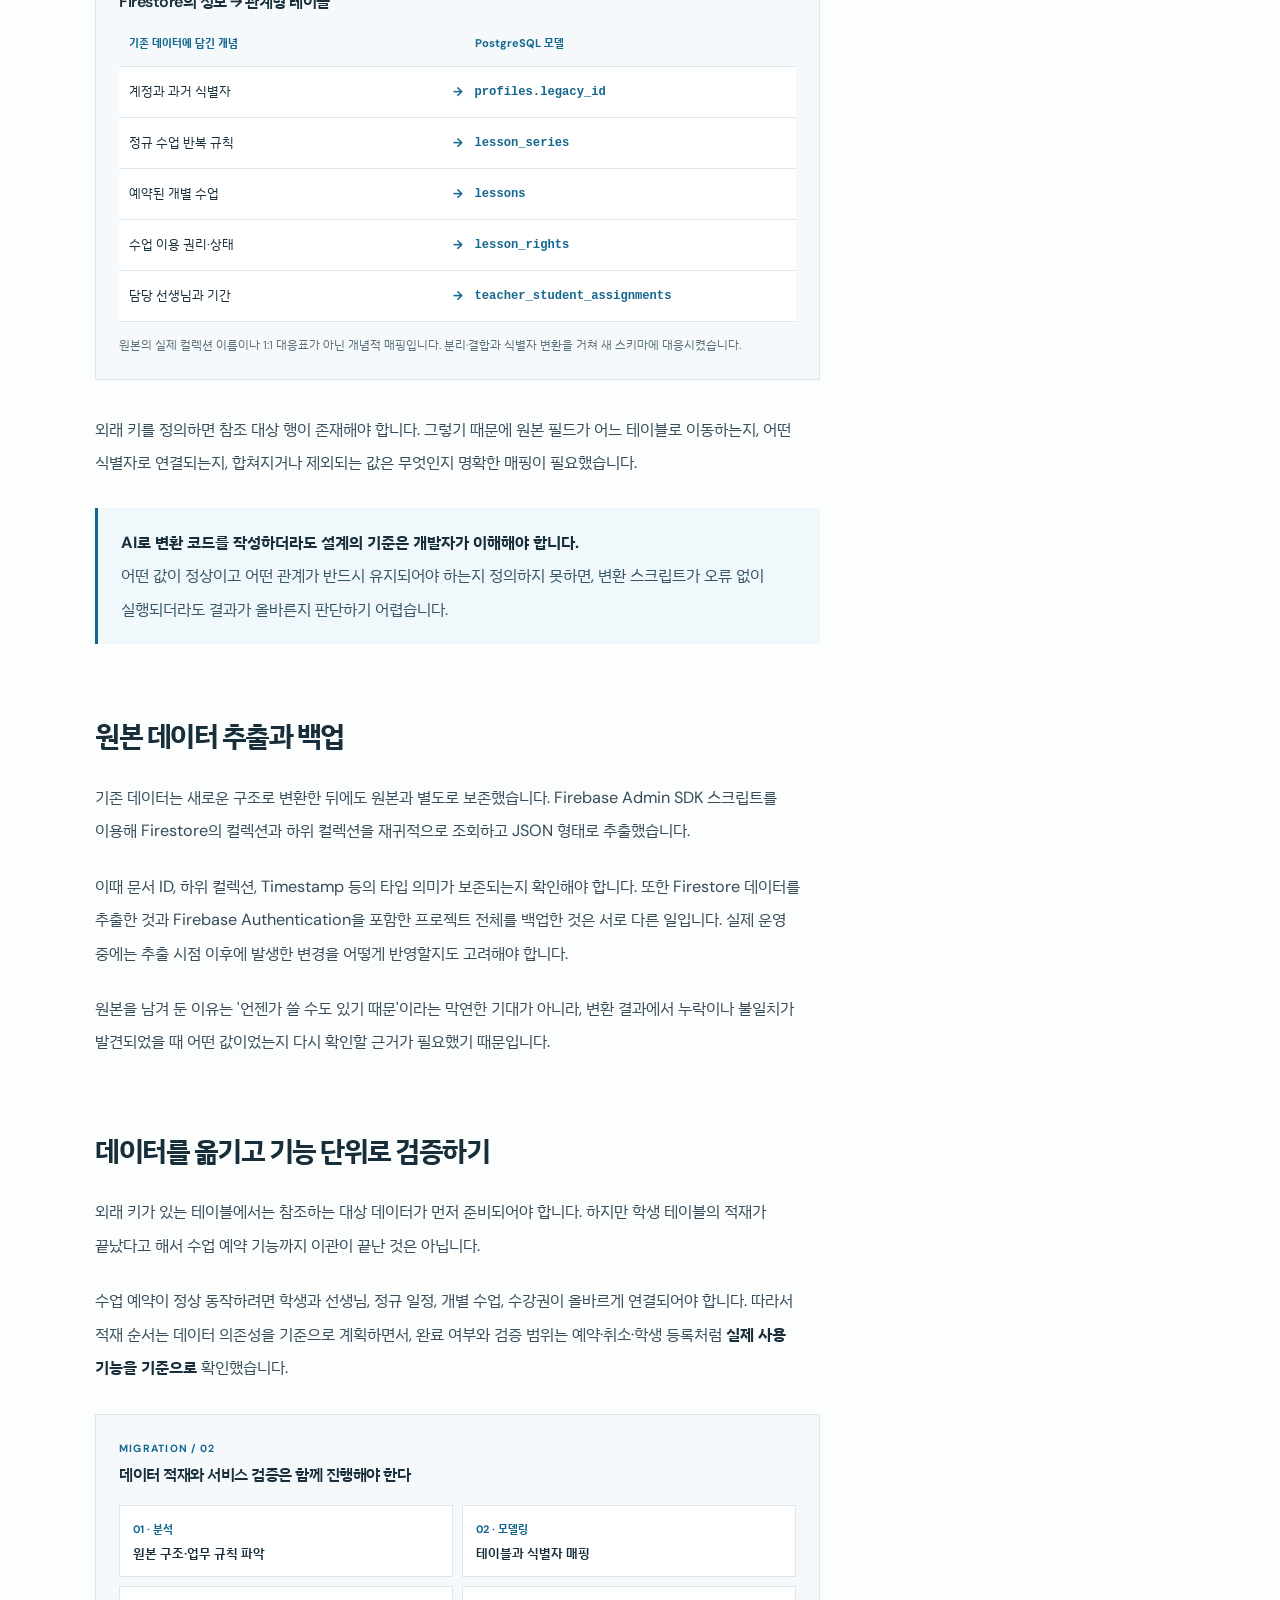
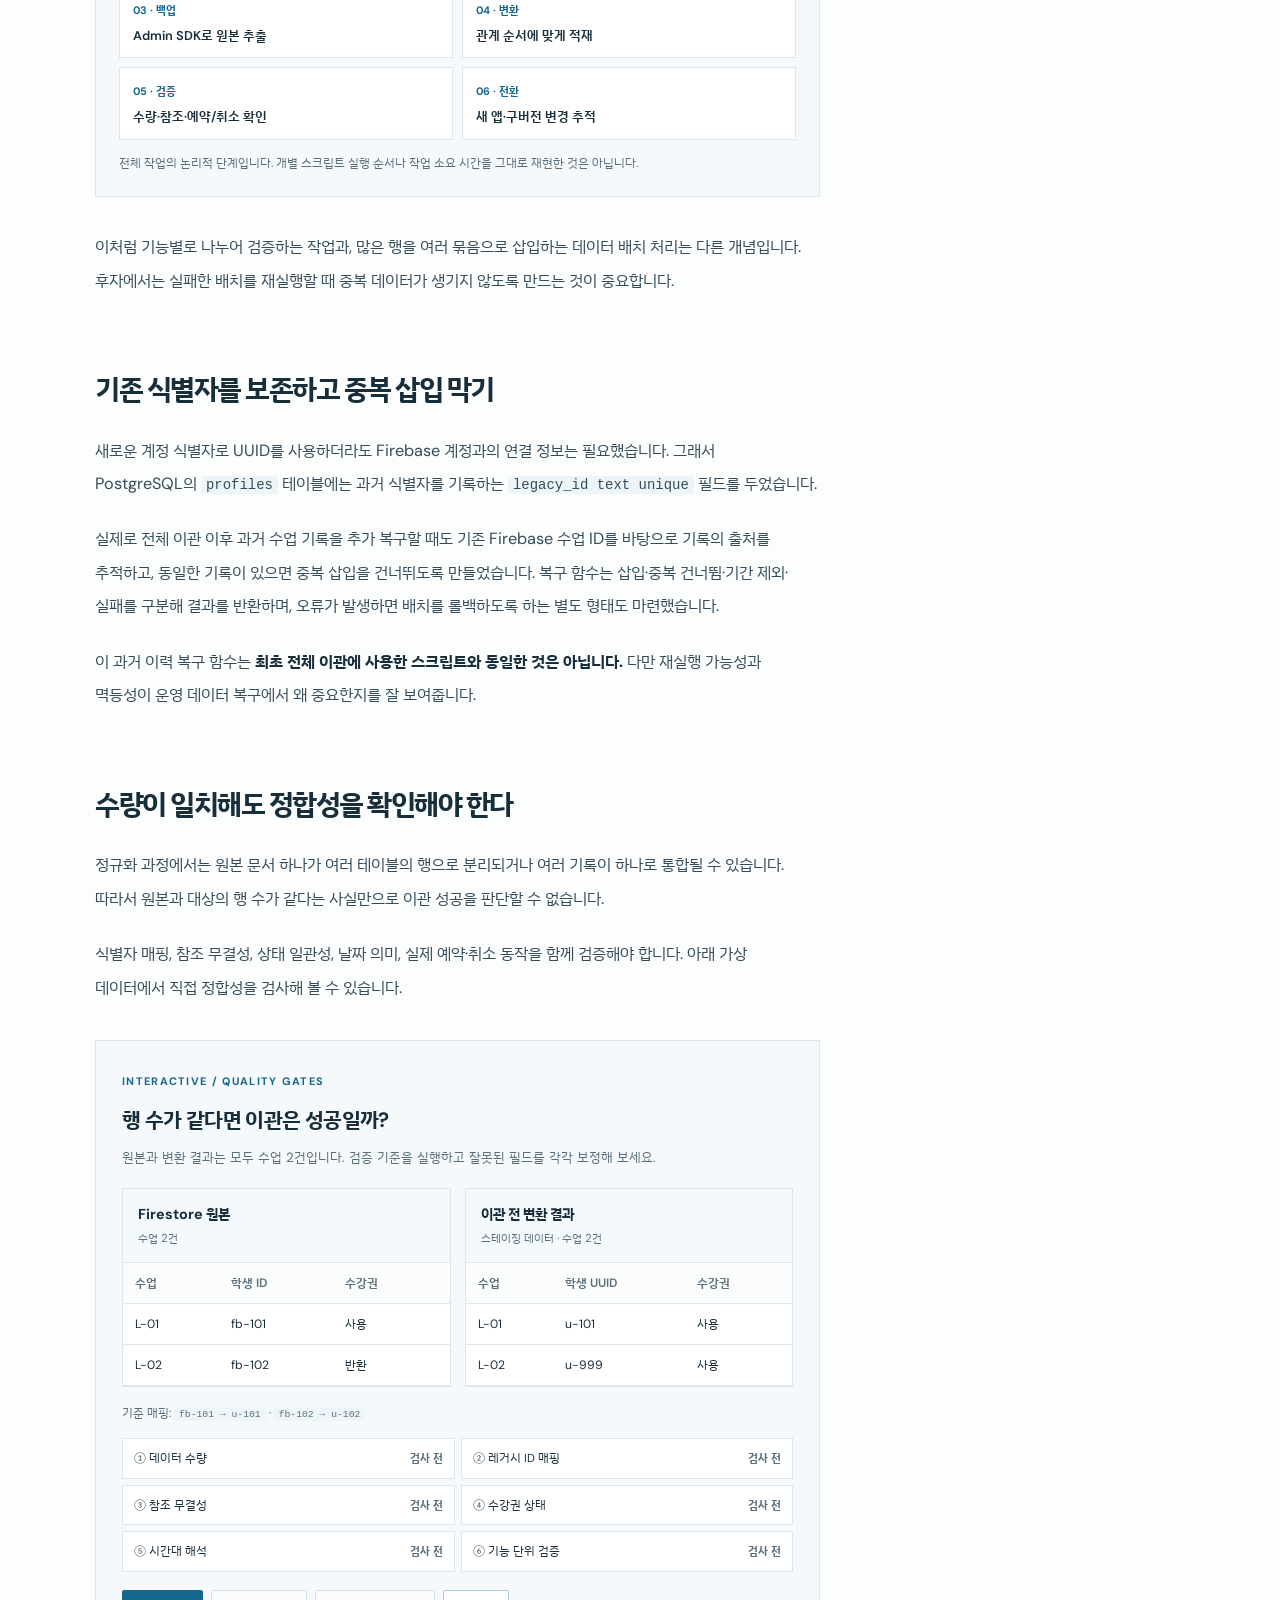
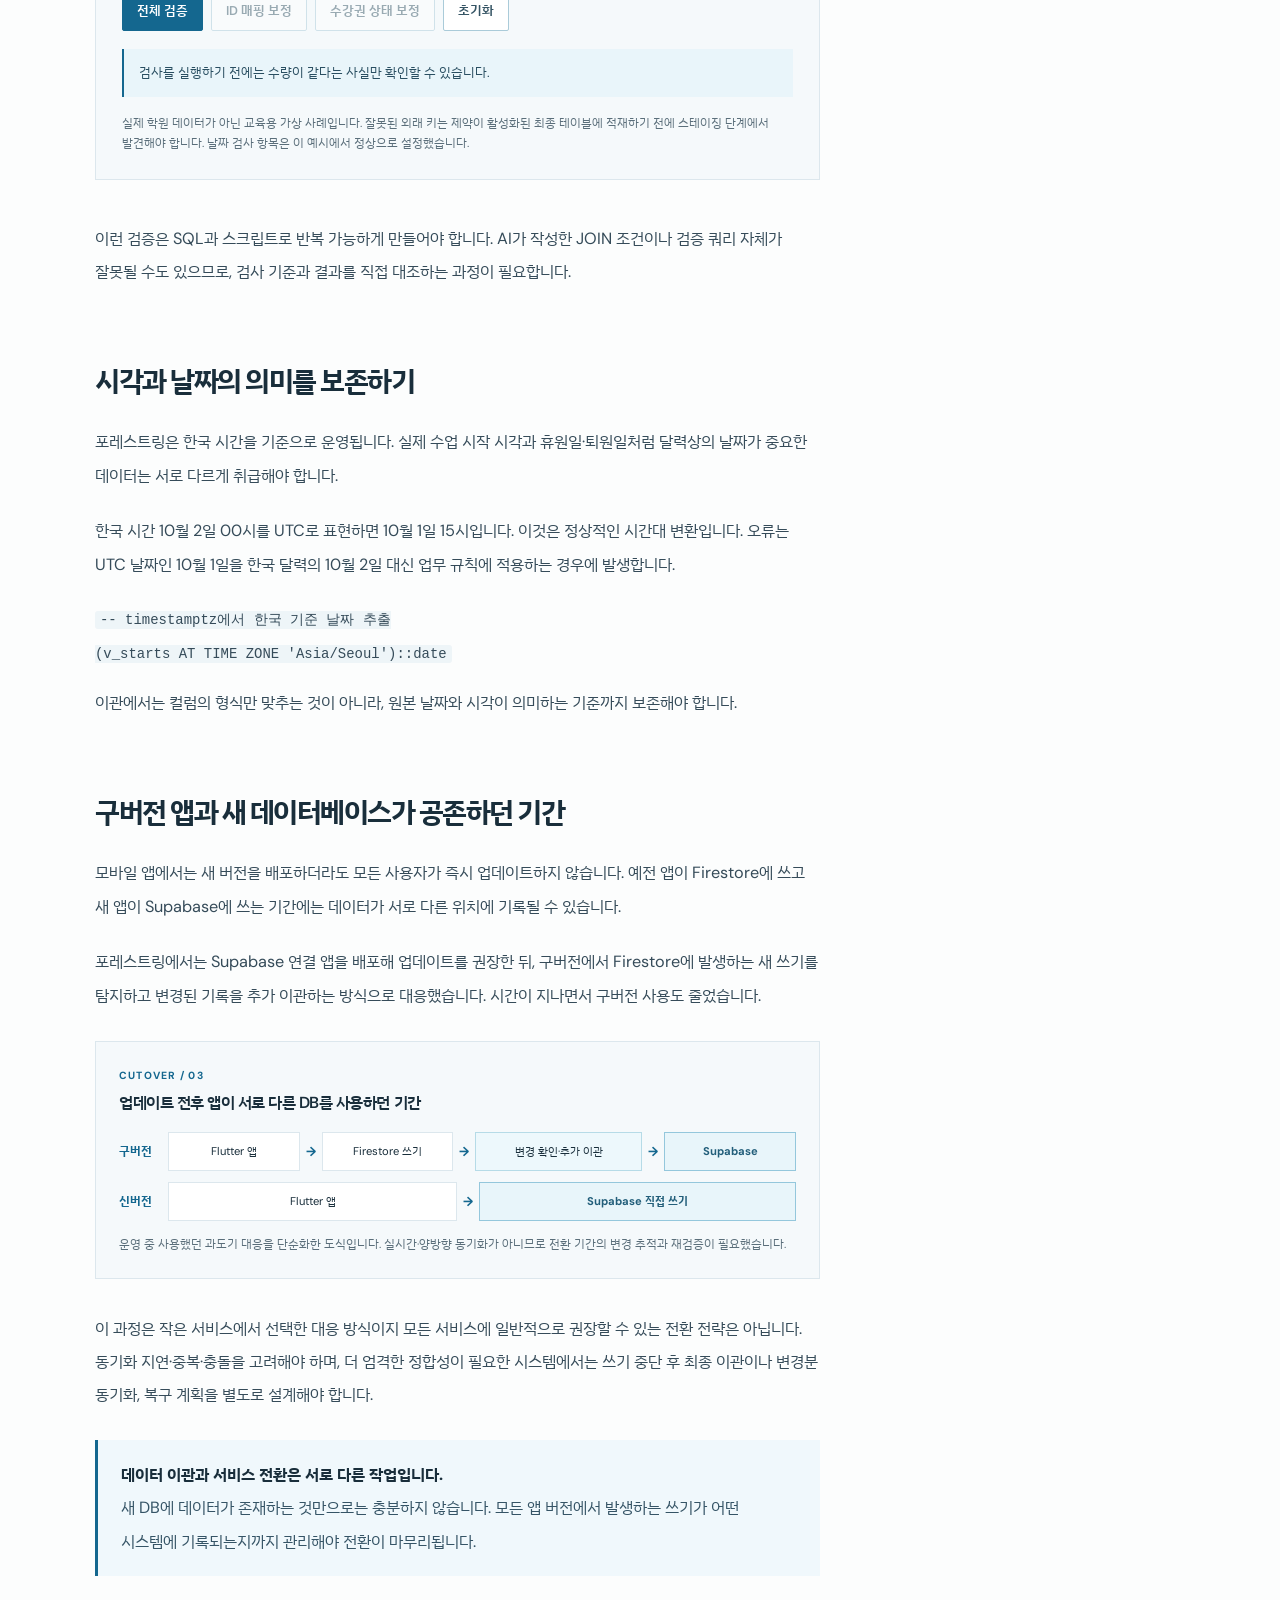
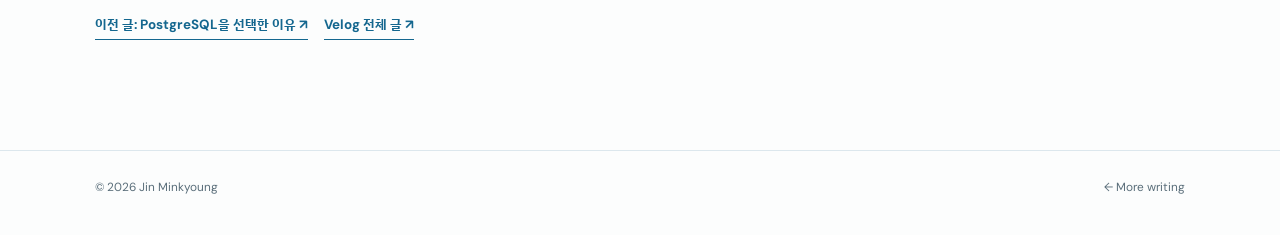
<file: journal-data-migration.html>
<!doctype html>
<html lang="ko">
<head>
<meta charset="utf-8"><meta name="viewport" content="width=device-width,initial-scale=1"><meta name="theme-color" content="#fcfdfd">
<meta name="description" content="운영 중인 Firestore 데이터를 PostgreSQL로 이전하며 스키마를 재설계하고, 식별자·수강권·시간대·구버전 앱의 변경까지 검증했던 과정을 정리했습니다."><title>Firebase에서 Supabase로, 운영 중인 데이터를 이관하고 검증한 과정 | 진민경</title>
<link rel="icon" href="favicon.svg" type="image/svg+xml"><meta property="og:type" content="article"><meta property="og:title" content="Firebase에서 Supabase로, 운영 중인 데이터를 이관하고 검증한 과정">
<meta property="og:description" content="운영 중인 Firestore 데이터를 PostgreSQL로 이전하며 스키마를 재설계하고, 식별자·수강권·시간대·구버전 앱의 변경까지 검증했던 과정을 정리했습니다."><meta property="og:image" content="https://b-dandelion.github.io/portfolio/assets/og.png">
<link rel="stylesheet" href="styles.css?v=20261022.4"><link rel="stylesheet" href="assets/journal-widgets.css?v=20261105.2">
<script defer src="assets/journal-widgets.js?v=20261105.2"></script>
</head>
<body>
<header class="site-header"><div class="wrap inner"><a class="wordmark" href="./" aria-label="진민경 포트폴리오 홈">minkyoung<b>.</b></a><nav class="main-nav" aria-label="메인 탐색"><a href="./#work">Projects</a><a href="writing.html" aria-current="page">Writing</a><a href="./#about">About</a><a class="nav-cta" href="https://github.com/B-Dandelion" target="_blank" rel="noopener noreferrer">GitHub ↗</a></nav></div></header>
<main>
<header class="page-hero wrap"><a class="backlink" href="writing.html">← Writing</a><span class="overline" style="display:block;margin-top:35px">TECHNICAL NOTE · 2026.11.04 · 포레스트링</span><h1>Firebase에서 Supabase로,<br>운영 중인 데이터를<br>이관하고 검증한 과정</h1><p>운영 중인 Firestore 데이터를 PostgreSQL로 이전하며 스키마를 재설계하고, 식별자·수강권·시간대·구버전 앱의 변경까지 검증했던 과정을 정리했습니다.</p>
<div class="case-meta"><span><strong>주제</strong>데이터 이관 · 정합성 검증 · 서비스 운영</span><span><strong>프로젝트</strong>포레스트링</span><span><strong>원문</strong><a href="https://velog.io/@b_dandelion/Firebase에서-Supabase로-운영-중인-데이터를-이관하고-검증한-과정" target="_blank" rel="noopener noreferrer">Velog</a></span></div>
</header>
<div class="wrap article-layout">
<article class="article-content">
<p class="notice">이 글은 <a style="text-decoration:underline" href="https://velog.io/@b_dandelion/Firebase에서-Supabase로-운영-중인-데이터를-이관하고-검증한-과정" target="_blank" rel="noopener noreferrer">Velog에 공개한 개발 기록</a>과 작성 원고를 바탕으로 포트폴리오 웹사이트에 맞게 재구성한 버전입니다.</p>

<section id="purpose">
<h2>운영 데이터는 단순한 파일이 아니다</h2>
<p>Firestore에서 PostgreSQL로 이전하기로 결정해도 기존 데이터를 새 테이블에 삽입하는 것만으로는 끝나지 않습니다. 수업 기록 하나가 누락되면 학원의 실제 일정이 달라질 수 있고, 수강권 상태가 바뀌면 수강생의 이용 권한도 달라집니다.</p>
<p>포레스트링은 이미 사용자들이 운영 중이던 서비스였습니다. 따라서 중요한 것은 데이터의 총량이 아니라 <strong>원본 데이터가 가진 의미와 관계를 새로운 구조에서도 보존하는 것</strong>이었습니다.</p>
</section>
<section id="schema">
<h2>기존 구조를 분석하고 새 모델과 매핑하기</h2>
<p>먼저 Firestore의 컬렉션·문서·하위 컬렉션과 필드를 다시 살펴보았습니다. 데이터가 무엇을 뜻하는지만이 아니라 어떤 기능에서 생성되고 수정되는지, 과거의 예외 규칙은 무엇인지까지 파악해야 했습니다.</p>
<p>새 구조에 기존 문서를 일대일로 대응시키는 데 집착하지 않았습니다. 정규 일정의 반복 규칙은 <code>lesson_series</code>, 실제 개별 수업은 <code>lessons</code>, 수강권은 <code>lesson_rights</code>, 선생님 배정 기간은 <code>teacher_student_assignments</code> 등 서로 다른 개념으로 분리했습니다.</p>

<figure class="jd" aria-labelledby="jd-mapping-title">
 <figcaption class="jd-caption"><span class="jd-index">SCHEMA / 01</span><strong id="jd-mapping-title">Firestore의 정보 → 관계형 테이블</strong></figcaption>
 <div class="jd-map-head"><span>기존 데이터에 담긴 개념</span><span>PostgreSQL 모델</span></div>
 <div class="jd-map">
  <div class="jd-map-row"><span>계정과 과거 식별자</span><span class="jd-map-arrow" aria-hidden="true">→</span><code>profiles.legacy_id</code></div>
  <div class="jd-map-row"><span>정규 수업 반복 규칙</span><span class="jd-map-arrow" aria-hidden="true">→</span><code>lesson_series</code></div>
  <div class="jd-map-row"><span>예약된 개별 수업</span><span class="jd-map-arrow" aria-hidden="true">→</span><code>lessons</code></div>
  <div class="jd-map-row"><span>수업 이용 권리·상태</span><span class="jd-map-arrow" aria-hidden="true">→</span><code>lesson_rights</code></div>
  <div class="jd-map-row"><span>담당 선생님과 기간</span><span class="jd-map-arrow" aria-hidden="true">→</span><code>teacher_student_assignments</code></div>
 </div>
 <p class="jd-footnote">원본의 실제 컬렉션 이름이나 1:1 대응표가 아닌 개념적 매핑입니다. 분리·결합과 식별자 변환을 거쳐 새 스키마에 대응시켰습니다.</p>
</figure>
<p>외래 키를 정의하면 참조 대상 행이 존재해야 합니다. 그렇기 때문에 원본 필드가 어느 테이블로 이동하는지, 어떤 식별자로 연결되는지, 합쳐지거나 제외되는 값은 무엇인지 명확한 매핑이 필요했습니다.</p>
<div class="journal-callout"><strong>AI로 변환 코드를 작성하더라도 설계의 기준은 개발자가 이해해야 합니다.</strong><p>어떤 값이 정상이고 어떤 관계가 반드시 유지되어야 하는지 정의하지 못하면, 변환 스크립트가 오류 없이 실행되더라도 결과가 올바른지 판단하기 어렵습니다.</p></div>
</section>
<section id="backup">
<h2>원본 데이터 추출과 백업</h2>
<p>기존 데이터는 새로운 구조로 변환한 뒤에도 원본과 별도로 보존했습니다. Firebase Admin SDK 스크립트를 이용해 Firestore의 컬렉션과 하위 컬렉션을 재귀적으로 조회하고 JSON 형태로 추출했습니다.</p>
<p>이때 문서 ID, 하위 컬렉션, Timestamp 등의 타입 의미가 보존되는지 확인해야 합니다. 또한 Firestore 데이터를 추출한 것과 Firebase Authentication을 포함한 프로젝트 전체를 백업한 것은 서로 다른 일입니다. 실제 운영 중에는 추출 시점 이후에 발생한 변경을 어떻게 반영할지도 고려해야 합니다.</p>
<p>원본을 남겨 둔 이유는 '언젠가 쓸 수도 있기 때문'이라는 막연한 기대가 아니라, 변환 결과에서 누락이나 불일치가 발견되었을 때 어떤 값이었는지 다시 확인할 근거가 필요했기 때문입니다.</p>
</section>
<section id="migration">
<h2>데이터를 옮기고 기능 단위로 검증하기</h2>
<p>외래 키가 있는 테이블에서는 참조하는 대상 데이터가 먼저 준비되어야 합니다. 하지만 학생 테이블의 적재가 끝났다고 해서 수업 예약 기능까지 이관이 끝난 것은 아닙니다.</p>
<p>수업 예약이 정상 동작하려면 학생과 선생님, 정규 일정, 개별 수업, 수강권이 올바르게 연결되어야 합니다. 따라서 적재 순서는 데이터 의존성을 기준으로 계획하면서, 완료 여부와 검증 범위는 예약·취소·학생 등록처럼 <strong>실제 사용 기능을 기준으로</strong> 확인했습니다.</p>

<figure class="jd" aria-labelledby="jd-pipeline-title">
 <figcaption class="jd-caption"><span class="jd-index">MIGRATION / 02</span><strong id="jd-pipeline-title">데이터 적재와 서비스 검증은 함께 진행해야 한다</strong></figcaption>
 <ol class="jd-timeline">
  <li><small>01 · 분석</small><strong>원본 구조·업무 규칙 파악</strong></li>
  <li><small>02 · 모델링</small><strong>테이블과 식별자 매핑</strong></li>
  <li><small>03 · 백업</small><strong>Admin SDK로 원본 추출</strong></li>
  <li><small>04 · 변환</small><strong>관계 순서에 맞게 적재</strong></li>
  <li><small>05 · 검증</small><strong>수량·참조·예약/취소 확인</strong></li>
  <li><small>06 · 전환</small><strong>새 앱·구버전 변경 추적</strong></li>
 </ol>
 <p class="jd-footnote">전체 작업의 논리적 단계입니다. 개별 스크립트 실행 순서나 작업 소요 시간을 그대로 재현한 것은 아닙니다.</p>
</figure>
<p>이처럼 기능별로 나누어 검증하는 작업과, 많은 행을 여러 묶음으로 삽입하는 데이터 배치 처리는 다른 개념입니다. 후자에서는 실패한 배치를 재실행할 때 중복 데이터가 생기지 않도록 만드는 것이 중요합니다.</p>
</section>
<section id="legacy">
<h2>기존 식별자를 보존하고 중복 삽입 막기</h2>
<p>새로운 계정 식별자로 UUID를 사용하더라도 Firebase 계정과의 연결 정보는 필요했습니다. 그래서 PostgreSQL의 <code>profiles</code> 테이블에는 과거 식별자를 기록하는 <code>legacy_id text unique</code> 필드를 두었습니다.</p>
<p>실제로 전체 이관 이후 과거 수업 기록을 추가 복구할 때도 기존 Firebase 수업 ID를 바탕으로 기록의 출처를 추적하고, 동일한 기록이 있으면 중복 삽입을 건너뛰도록 만들었습니다. 복구 함수는 삽입·중복 건너뜀·기간 제외·실패를 구분해 결과를 반환하며, 오류가 발생하면 배치를 롤백하도록 하는 별도 형태도 마련했습니다.</p>
<p>이 과거 이력 복구 함수는 <strong>최초 전체 이관에 사용한 스크립트와 동일한 것은 아닙니다.</strong> 다만 재실행 가능성과 멱등성이 운영 데이터 복구에서 왜 중요한지를 잘 보여줍니다.</p>
</section>
<section id="validation">
<h2>수량이 일치해도 정합성을 확인해야 한다</h2>
<p>정규화 과정에서는 원본 문서 하나가 여러 테이블의 행으로 분리되거나 여러 기록이 하나로 통합될 수 있습니다. 따라서 원본과 대상의 행 수가 같다는 사실만으로 이관 성공을 판단할 수 없습니다.</p>
<p>식별자 매핑, 참조 무결성, 상태 일관성, 날짜 의미, 실제 예약·취소 동작을 함께 검증해야 합니다. 아래 가상 데이터에서 직접 정합성을 검사해 볼 수 있습니다.</p>


<section class="jw jw-audit" data-journal-widget="audit" aria-label="마이그레이션 정합성 검사 실습">
 <div class="jw-head"><span class="jw-kicker">INTERACTIVE / QUALITY GATES</span><h3>행 수가 같다면 이관은 성공일까?</h3>
 <p>원본과 변환 결과는 모두 수업 2건입니다. 검증 기준을 실행하고 잘못된 필드를 각각 보정해 보세요.</p></div>
 <div class="jw-compare">
  <div class="jw-panel"><div class="jw-panel-head"><strong>Firestore 원본</strong><small>수업 2건</small></div>
    <div class="jw-table-wrap"><table class="jw-table"><thead><tr><th>수업</th><th>학생 ID</th><th>수강권</th></tr></thead><tbody><tr><td>L-01</td><td>fb-101</td><td>사용</td></tr><tr><td>L-02</td><td>fb-102</td><td>반환</td></tr></tbody></table></div>
  </div>
  <div class="jw-panel"><div class="jw-panel-head"><strong>이관 전 변환 결과</strong><small>스테이징 데이터 · 수업 2건</small></div>
    <div class="jw-table-wrap"><table class="jw-table"><thead><tr><th>수업</th><th>학생 UUID</th><th>수강권</th></tr></thead><tbody><tr><td>L-01</td><td>u-101</td><td>사용</td></tr><tr><td>L-02</td><td data-audit-student>u-999</td><td data-audit-right>사용</td></tr></tbody></table></div>
  </div>
 </div>
 <p class="jw-mapping">기준 매핑: <code>fb-101 → u-101</code> · <code>fb-102 → u-102</code></p>
 <div class="jw-checklist" aria-label="검증 항목과 결과">
  <div data-audit-check="count"><span>① 데이터 수량</span><strong>검사 전</strong></div>
  <div data-audit-check="mapping"><span>② 레거시 ID 매핑</span><strong>검사 전</strong></div>
  <div data-audit-check="reference"><span>③ 참조 무결성</span><strong>검사 전</strong></div>
  <div data-audit-check="business"><span>④ 수강권 상태</span><strong>검사 전</strong></div>
  <div data-audit-check="timezone"><span>⑤ 시간대 해석</span><strong>검사 전</strong></div>
  <div data-audit-check="functional"><span>⑥ 기능 단위 검증</span><strong>검사 전</strong></div>
 </div>
 <div class="jw-toolbar" role="group" aria-label="정합성 점검 작업">
  <button type="button" class="jw-action" data-audit-run>전체 검증</button>
  <button type="button" class="jw-action jw-secondary" data-audit-fix-id disabled>ID 매핑 보정</button>
  <button type="button" class="jw-action jw-secondary" data-audit-fix-right disabled>수강권 상태 보정</button>
  <button type="button" class="jw-action jw-secondary" data-audit-reset>초기화</button>
 </div>
 <div class="jw-report" aria-live="polite" data-audit-report>검사를 실행하기 전에는 건수가 같다는 사실만 확인할 수 있습니다.</div>
 <p class="jw-foot">실제 학원 데이터가 아닌 교육용 가상 사례입니다. 잘못된 외래 키는 제약이 활성화된 최종 테이블에 적재하기 전에 스테이징 단계에서 발견해야 합니다. 날짜 검사 항목은 이 예시에서 정상으로 설정했습니다.</p>
</section>
<p>이런 검증은 SQL과 스크립트로 반복 가능하게 만들어야 합니다. AI가 작성한 JOIN 조건이나 검증 쿼리 자체가 잘못될 수도 있으므로, 검사 기준과 결과를 직접 대조하는 과정이 필요합니다.</p>
</section>
<section id="time">
<h2>시각과 날짜의 의미를 보존하기</h2>
<p>포레스트링은 한국 시간을 기준으로 운영됩니다. 실제 수업 시작 시각과 휴원일·퇴원일처럼 달력상의 날짜가 중요한 데이터는 서로 다르게 취급해야 합니다.</p>
<p>한국 시간 10월 2일 00시를 UTC로 표현하면 10월 1일 15시입니다. 이것은 정상적인 시간대 변환입니다. 오류는 UTC 날짜인 10월 1일을 한국 달력의 10월 2일 대신 업무 규칙에 적용하는 경우에 발생합니다.</p>
<pre><code>-- timestamptz에서 한국 기준 날짜 추출
(v_starts AT TIME ZONE 'Asia/Seoul')::date</code></pre>
<p>이관에서는 컬럼의 형식만 맞추는 것이 아니라, 원본 날짜와 시각이 의미하는 기준까지 보존해야 합니다.</p>
</section>
<section id="cutover">
<h2>구버전 앱과 새 데이터베이스가 공존하던 기간</h2>
<p>모바일 앱에서는 새 버전을 배포하더라도 모든 사용자가 즉시 업데이트하지 않습니다. 예전 앱이 Firestore에 쓰고 새 앱이 Supabase에 쓰는 기간에는 데이터가 서로 다른 위치에 기록될 수 있습니다.</p>
<p>포레스트링에서는 Supabase 연결 앱을 배포해 업데이트를 권장한 뒤, 구버전에서 Firestore에 발생하는 새 쓰기를 탐지하고 변경된 기록을 추가 이관하는 방식으로 대응했습니다. 시간이 지나면서 구버전 사용도 줄었습니다.</p>

<figure class="jd" aria-labelledby="jd-cutover-title">
 <figcaption class="jd-caption"><span class="jd-index">CUTOVER / 03</span><strong id="jd-cutover-title">업데이트 전후 앱이 서로 다른 DB를 사용하던 기간</strong></figcaption>
 <div class="jd-routes">
  <div class="jd-route"><span class="jd-route-label">구버전</span><span class="jd-node">Flutter 앱</span><b aria-hidden="true">→</b><span class="jd-node">Firestore 쓰기</span><b aria-hidden="true">→</b><span class="jd-node jd-node-note">변경 확인·추가 이관</span><b aria-hidden="true">→</b><span class="jd-node jd-final">Supabase</span></div>
  <div class="jd-route"><span class="jd-route-label">신버전</span><span class="jd-node">Flutter 앱</span><b aria-hidden="true">→</b><span class="jd-node jd-final jd-node-end">Supabase 직접 쓰기</span></div>
 </div>
 <p class="jd-footnote">운영 중 사용했던 과도기 대응을 단순화한 도식입니다. 실시간·양방향 동기화가 아니므로 전환 기간의 변경 추적과 재검증이 필요했습니다.</p>
</figure>
<p>이 과정은 작은 서비스에서 선택한 대응 방식이지 모든 서비스에 일반적으로 권장할 수 있는 전환 전략은 아닙니다. 동기화 지연·중복·충돌을 고려해야 하며, 더 엄격한 정합성이 필요한 시스템에서는 쓰기 중단 후 최종 이관이나 변경분 동기화, 복구 계획을 별도로 설계해야 합니다.</p>
<div class="journal-callout"><strong>데이터 이관과 서비스 전환은 서로 다른 작업입니다.</strong><p>새 DB에 데이터가 존재하는 것만으로는 충분하지 않습니다. 모든 앱 버전에서 발생하는 쓰기가 어떤 시스템에 기록되는지까지 관리해야 전환이 마무리됩니다.</p></div>
<div class="case-links"><a href="journal-firebase-supabase.html">이전 글: PostgreSQL을 선택한 이유 ↗</a><a href="https://velog.io/@b_dandelion/Firebase에서-Supabase로-운영-중인-데이터를-이관하고-검증한-과정" target="_blank" rel="noopener noreferrer">Velog 전체 글 ↗</a></div>
</section>
</article>
<aside class="article-aside" aria-label="문서 목차"><strong>ON THIS PAGE</strong><a href="#purpose">이관에서 중요한 것</a><a href="#schema">스키마 매핑</a><a href="#backup">원본 추출·백업</a><a href="#migration">기능 단위 검증</a><a href="#legacy">식별자와 멱등성</a><a href="#validation">정합성 검증</a><a href="#time">시간대</a><a href="#cutover">운영 앱 전환</a></aside>
</div>
</main><footer class="site-footer"><div class="wrap"><span>© 2026 Jin Minkyoung</span><a href="writing.html">← More writing</a></div></footer>
</body></html>
</file>
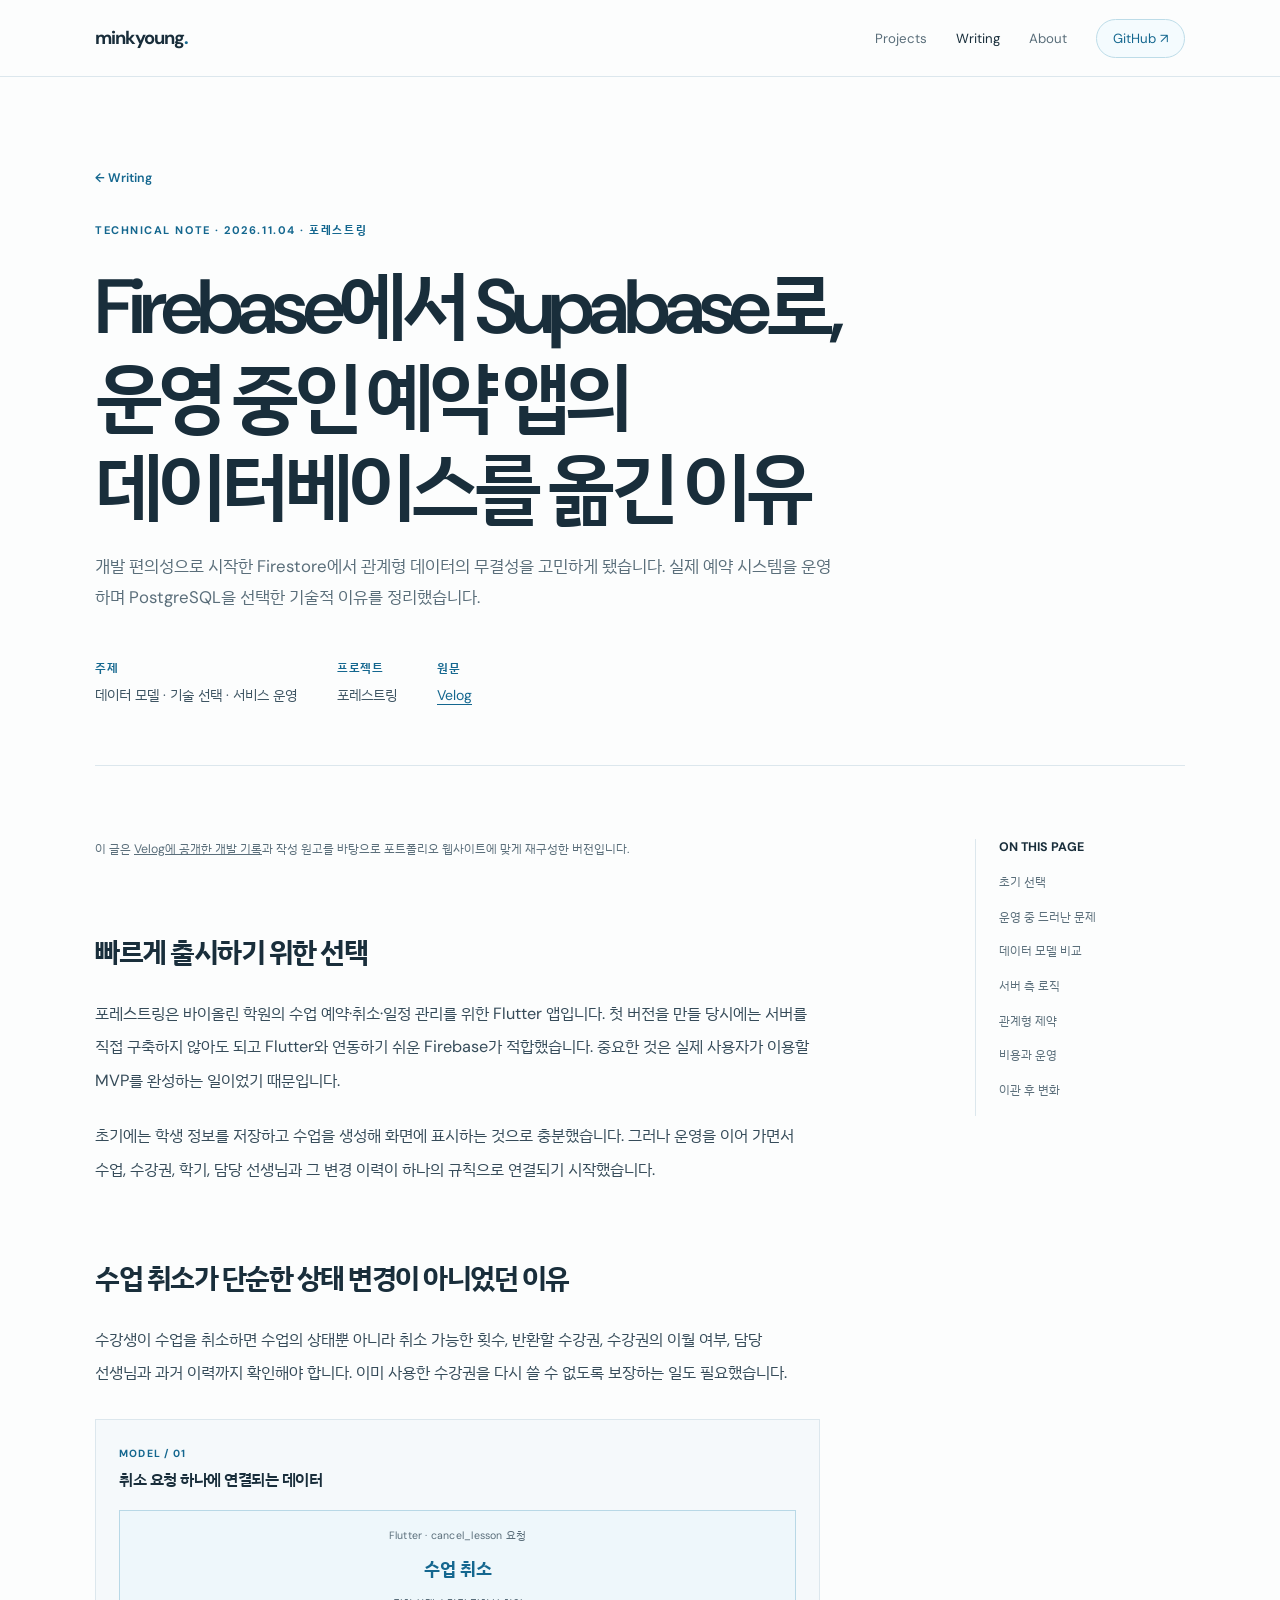
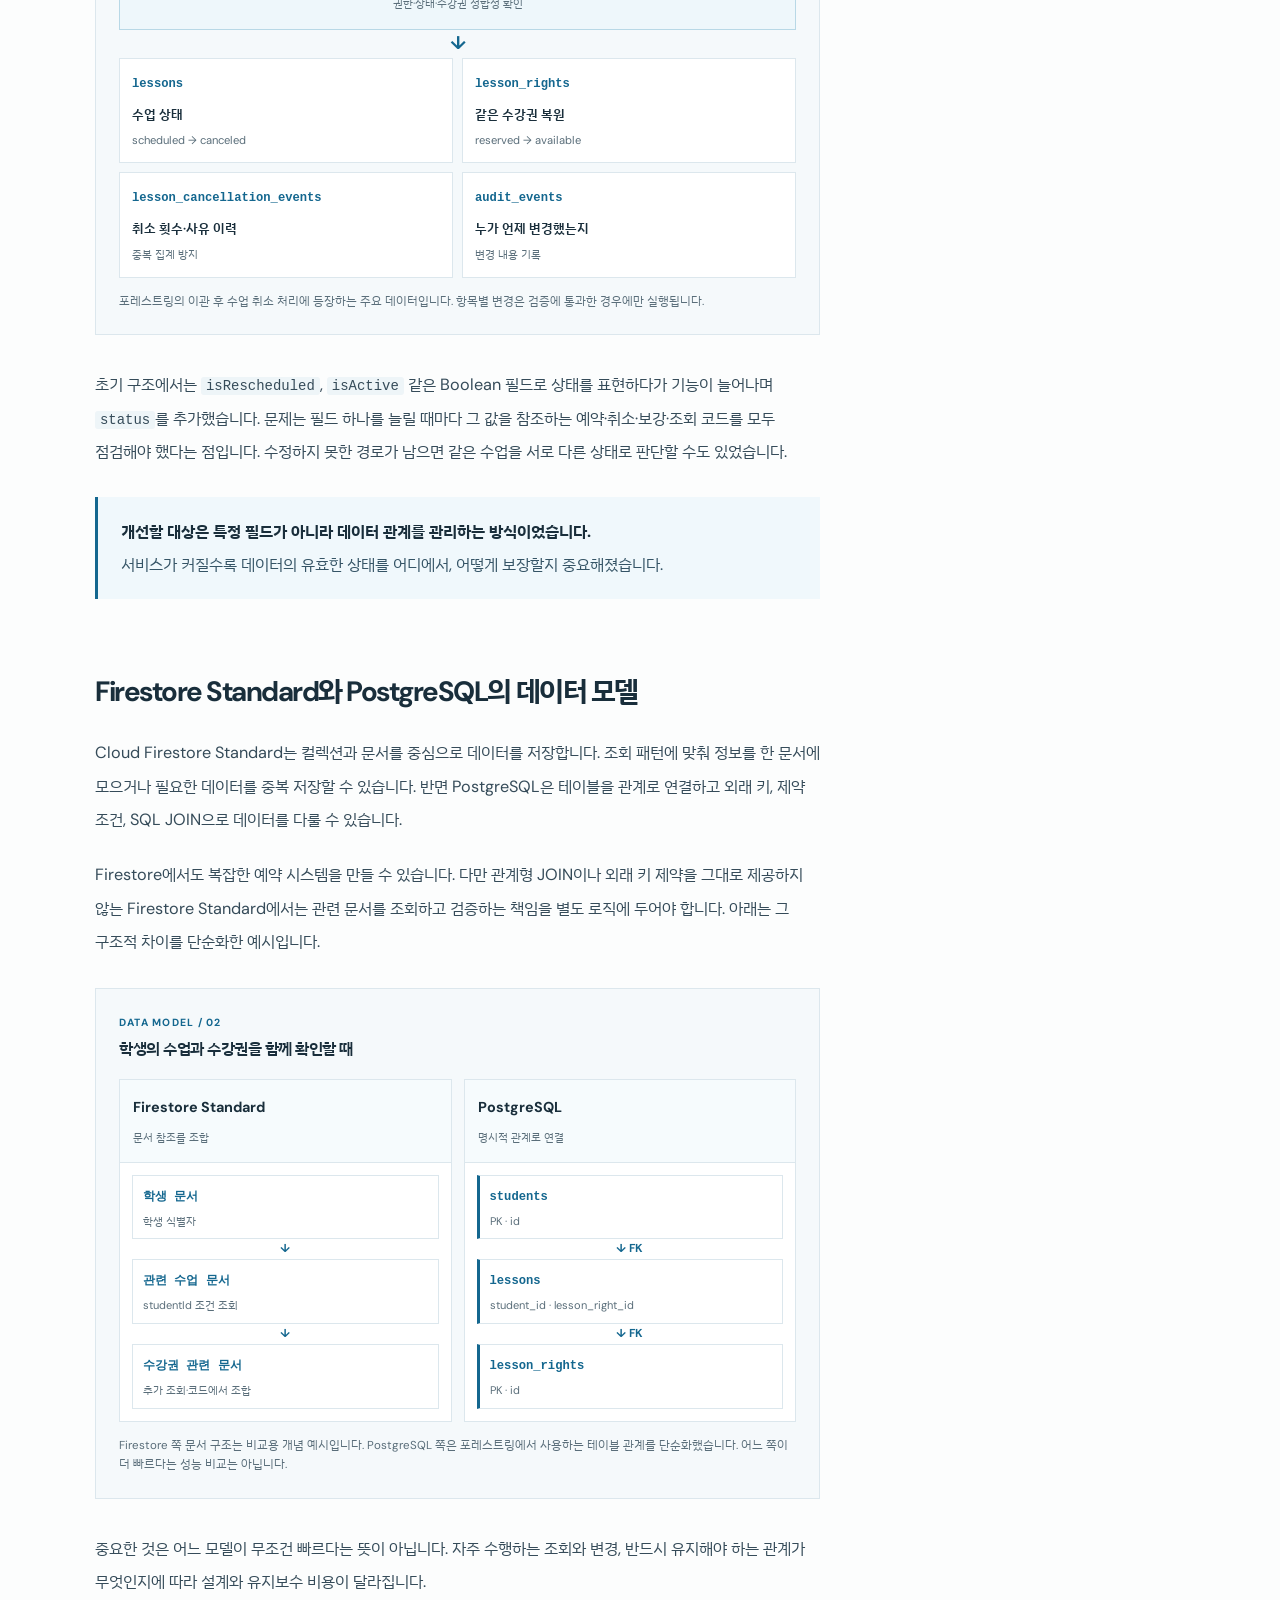
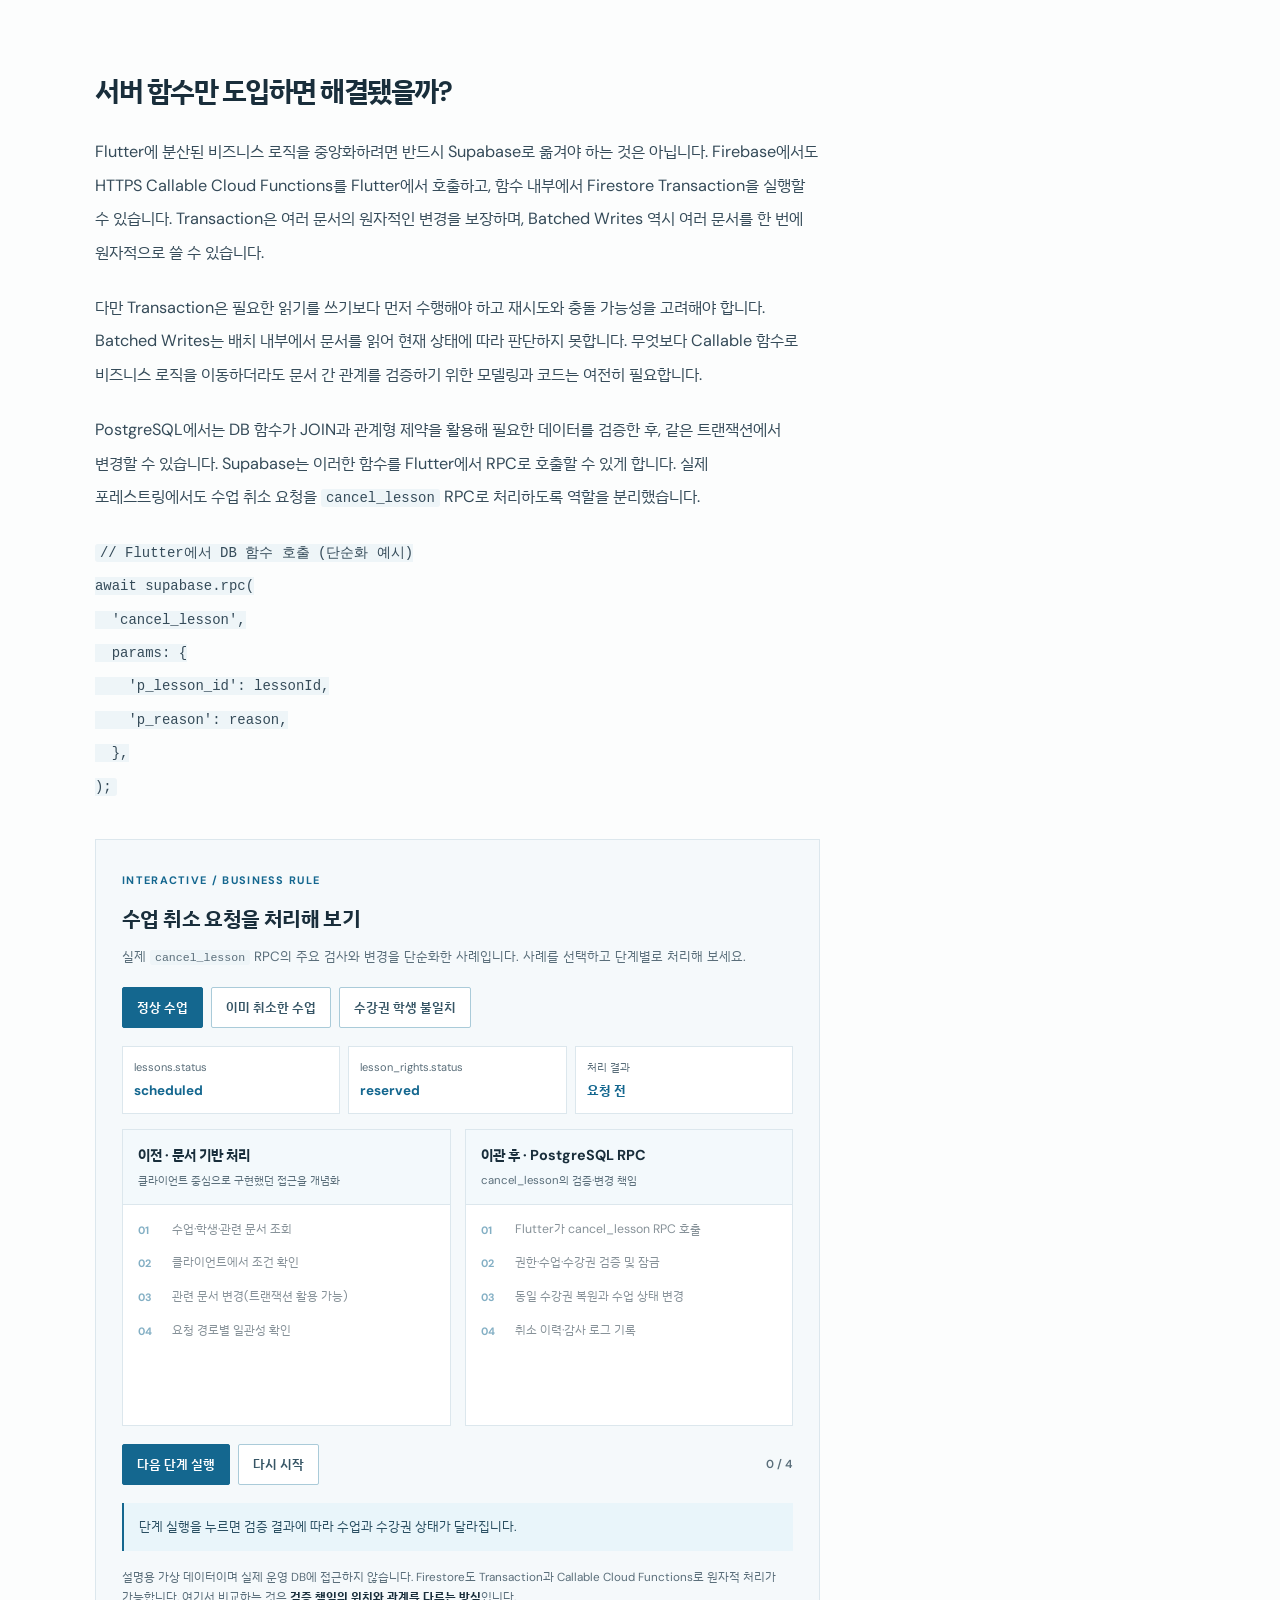
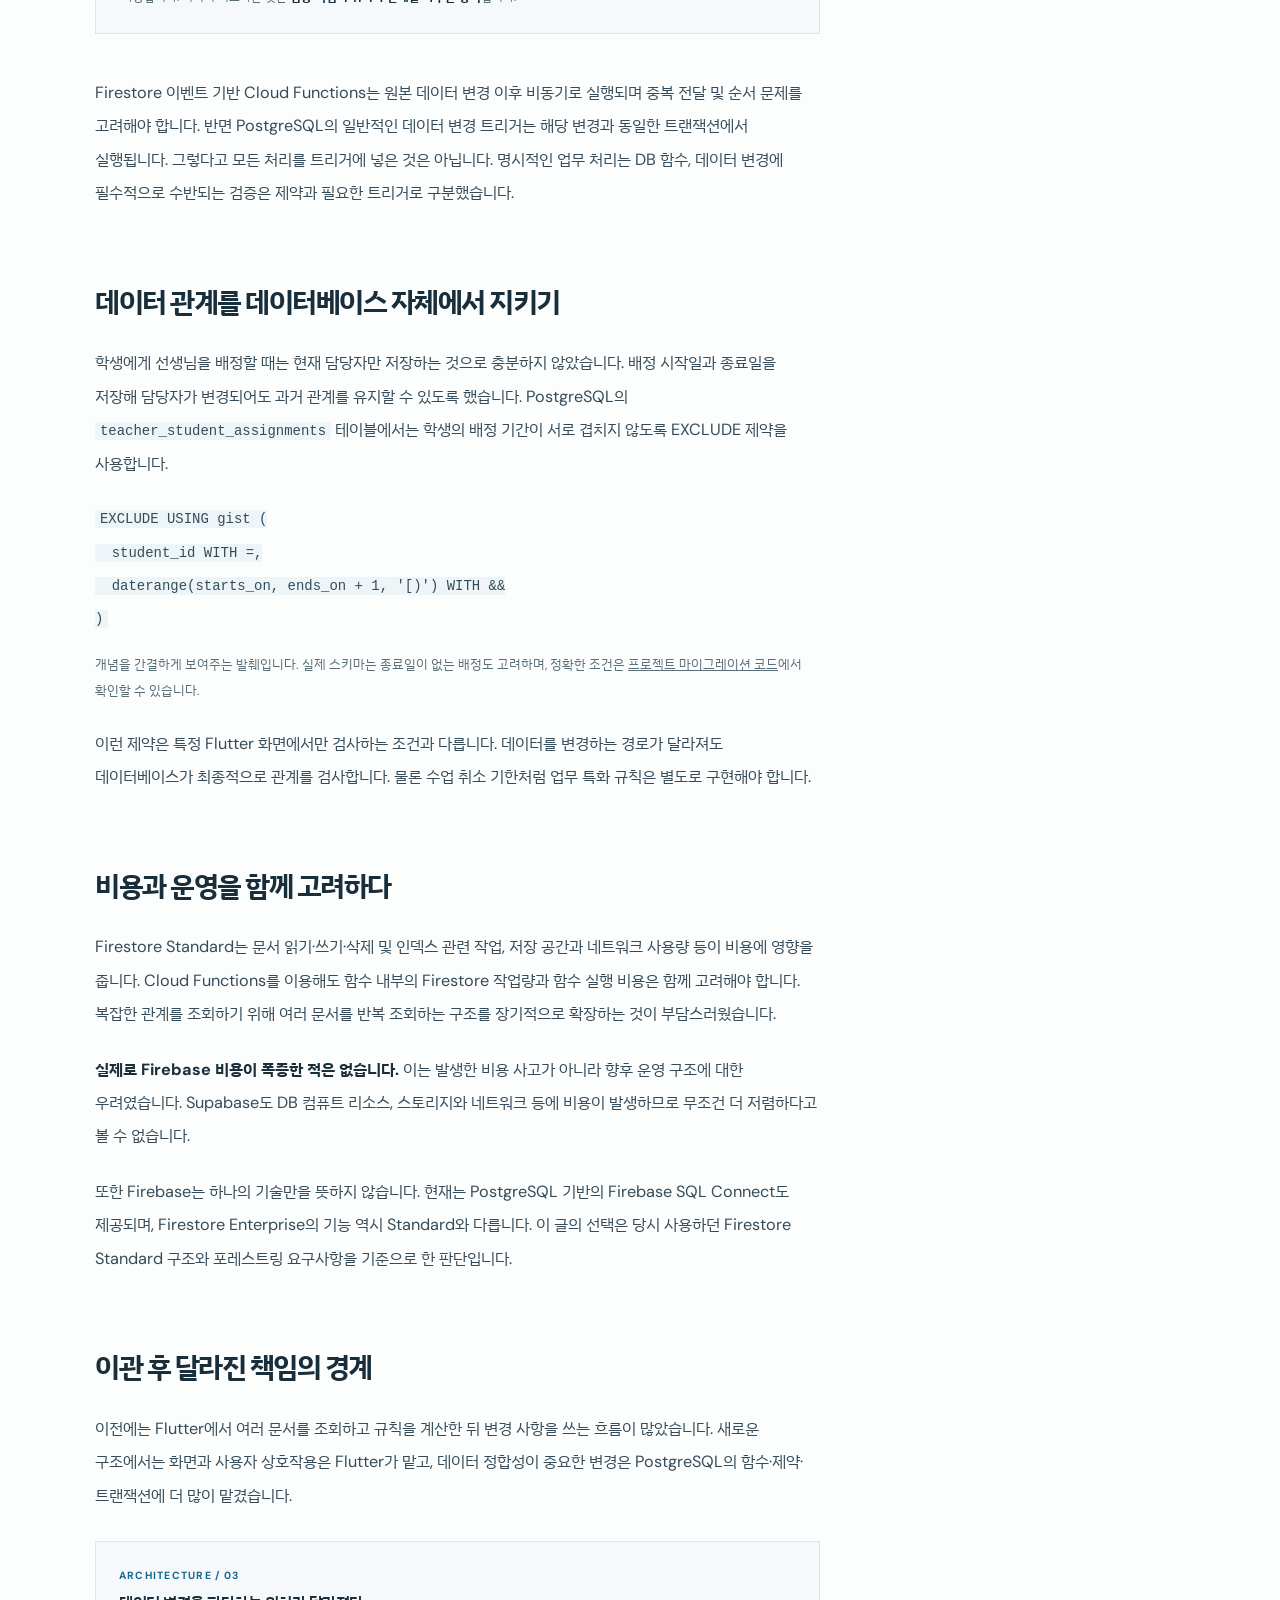
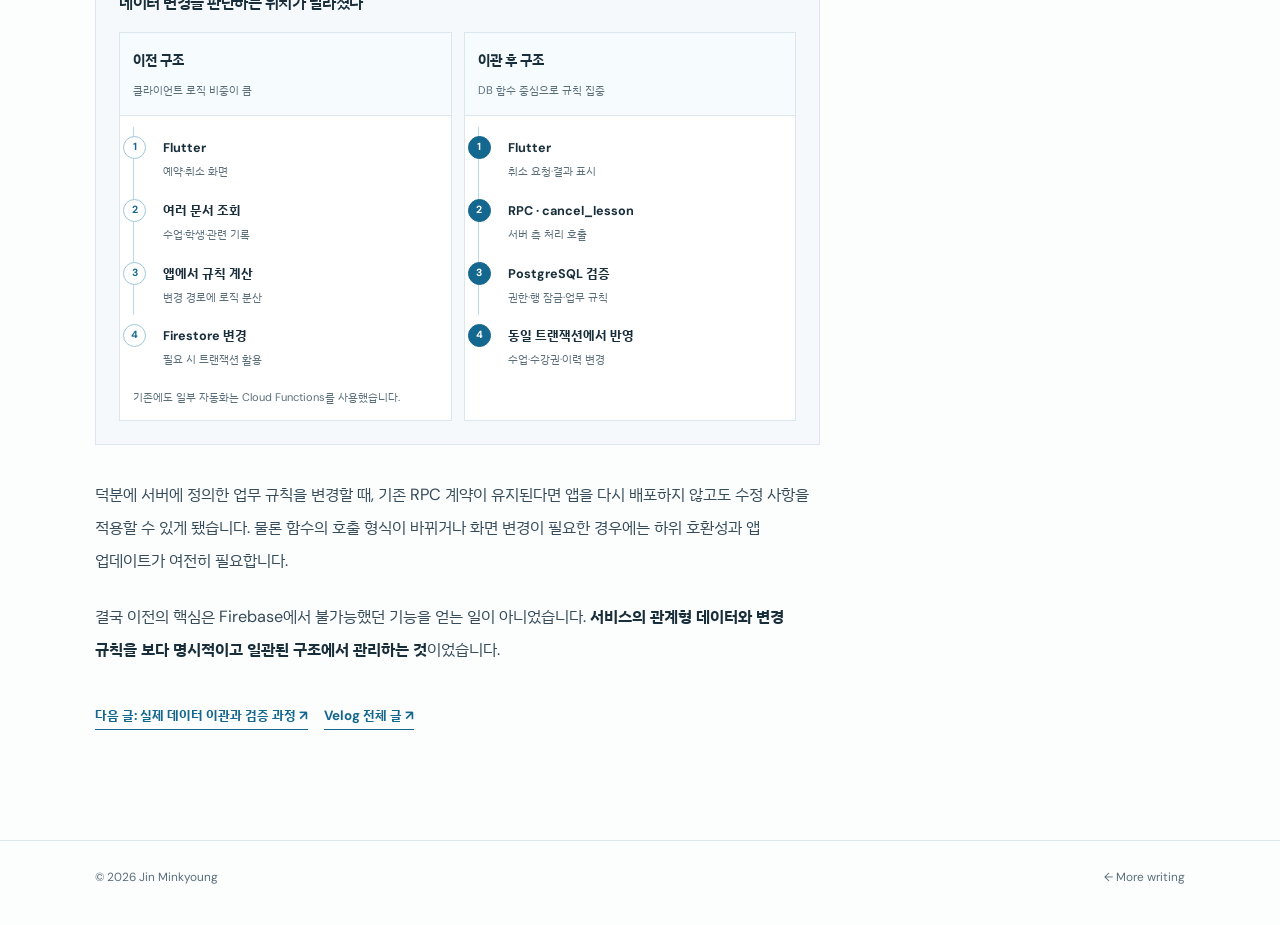
<file: journal-firebase-supabase.html>
<!doctype html>
<html lang="ko">
<head>
<meta charset="utf-8"><meta name="viewport" content="width=device-width,initial-scale=1"><meta name="theme-color" content="#fcfdfd">
<meta name="description" content="개발 편의성으로 시작한 Firestore에서 관계형 데이터의 무결성을 고민하게 됐습니다. 실제 예약 시스템을 운영하며 PostgreSQL을 선택한 기술적 이유를 정리했습니다."><title>Firebase에서 Supabase로, 운영 중인 예약 앱의 데이터베이스를 옮긴 이유 | 진민경</title>
<link rel="icon" href="favicon.svg" type="image/svg+xml"><meta property="og:type" content="article"><meta property="og:title" content="Firebase에서 Supabase로, 운영 중인 예약 앱의 데이터베이스를 옮긴 이유">
<meta property="og:description" content="개발 편의성으로 시작한 Firestore에서 관계형 데이터의 무결성을 고민하게 됐습니다. 실제 예약 시스템을 운영하며 PostgreSQL을 선택한 기술적 이유를 정리했습니다."><meta property="og:image" content="https://b-dandelion.github.io/portfolio/assets/og.png">
<link rel="stylesheet" href="styles.css?v=20261022.4"><link rel="stylesheet" href="assets/journal-widgets.css?v=20261105.2">
<script defer src="assets/journal-widgets.js?v=20261105.2"></script>
</head>
<body>
<header class="site-header"><div class="wrap inner"><a class="wordmark" href="./" aria-label="진민경 포트폴리오 홈">minkyoung<b>.</b></a><nav class="main-nav" aria-label="메인 탐색"><a href="./#work">Projects</a><a href="writing.html" aria-current="page">Writing</a><a href="./#about">About</a><a class="nav-cta" href="https://github.com/B-Dandelion" target="_blank" rel="noopener noreferrer">GitHub ↗</a></nav></div></header>
<main>
<header class="page-hero wrap"><a class="backlink" href="writing.html">← Writing</a><span class="overline" style="display:block;margin-top:35px">TECHNICAL NOTE · 2026.11.04 · 포레스트링</span><h1>Firebase에서 Supabase로,<br>운영 중인 예약 앱의<br>데이터베이스를 옮긴 이유</h1><p>개발 편의성으로 시작한 Firestore에서 관계형 데이터의 무결성을 고민하게 됐습니다. 실제 예약 시스템을 운영하며 PostgreSQL을 선택한 기술적 이유를 정리했습니다.</p>
<div class="case-meta"><span><strong>주제</strong>데이터 모델 · 기술 선택 · 서비스 운영</span><span><strong>프로젝트</strong>포레스트링</span><span><strong>원문</strong><a href="https://velog.io/@b_dandelion/Firebase에서-Supabase로-운영-중인-예약-앱의-데이터베이스를-옮긴-이유" target="_blank" rel="noopener noreferrer">Velog</a></span></div>
</header>
<div class="wrap article-layout">
<article class="article-content">
<p class="notice">이 글은 <a style="text-decoration:underline" href="https://velog.io/@b_dandelion/Firebase에서-Supabase로-운영-중인-예약-앱의-데이터베이스를-옮긴-이유" target="_blank" rel="noopener noreferrer">Velog에 공개한 개발 기록</a>과 작성 원고를 바탕으로 포트폴리오 웹사이트에 맞게 재구성한 버전입니다.</p>

<section id="background">
<h2>빠르게 출시하기 위한 선택</h2>
<p>포레스트링은 바이올린 학원의 수업 예약·취소·일정 관리를 위한 Flutter 앱입니다. 첫 버전을 만들 당시에는 서버를 직접 구축하지 않아도 되고 Flutter와 연동하기 쉬운 Firebase가 적합했습니다. 중요한 것은 실제 사용자가 이용할 MVP를 완성하는 일이었기 때문입니다.</p>
<p>초기에는 학생 정보를 저장하고 수업을 생성해 화면에 표시하는 것으로 충분했습니다. 그러나 운영을 이어 가면서 수업, 수강권, 학기, 담당 선생님과 그 변경 이력이 하나의 규칙으로 연결되기 시작했습니다.</p>
</section>
<section id="complexity">
<h2>수업 취소가 단순한 상태 변경이 아니었던 이유</h2>
<p>수강생이 수업을 취소하면 수업의 상태뿐 아니라 취소 가능한 횟수, 반환할 수강권, 수강권의 이월 여부, 담당 선생님과 과거 이력까지 확인해야 합니다. 이미 사용한 수강권을 다시 쓸 수 없도록 보장하는 일도 필요했습니다.</p>

<figure class="jd" aria-labelledby="jd-cancel-title">
  <figcaption class="jd-caption"><span class="jd-index">MODEL / 01</span><strong id="jd-cancel-title">취소 요청 하나에 연결되는 데이터</strong></figcaption>
  <div class="jd-focus"><span class="jd-focus-top">Flutter · cancel_lesson 요청</span><strong>수업 취소</strong><span>권한·상태·수강권 정합성 확인</span></div>
  <div class="jd-fork" aria-hidden="true">↓</div>
  <div class="jd-cards jd-cards-two">
    <div class="jd-card"><code>lessons</code><span>수업 상태</span><small>scheduled → canceled</small></div>
    <div class="jd-card"><code>lesson_rights</code><span>같은 수강권 복원</span><small>reserved → available</small></div>
    <div class="jd-card"><code>lesson_cancellation_events</code><span>취소 횟수·사유 이력</span><small>중복 집계 방지</small></div>
    <div class="jd-card"><code>audit_events</code><span>누가 언제 변경했는지</span><small>변경 내용 기록</small></div>
  </div>
  <p class="jd-footnote">포레스트링의 이관 후 수업 취소 처리에 등장하는 주요 데이터입니다. 항목별 변경은 검증에 통과한 경우에만 실행됩니다.</p>
</figure>
<p>초기 구조에서는 <code>isRescheduled</code>, <code>isActive</code> 같은 Boolean 필드로 상태를 표현하다가 기능이 늘어나며 <code>status</code>를 추가했습니다. 문제는 필드 하나를 늘릴 때마다 그 값을 참조하는 예약·취소·보강·조회 코드를 모두 점검해야 했다는 점입니다. 수정하지 못한 경로가 남으면 같은 수업을 서로 다른 상태로 판단할 수도 있었습니다.</p>
<div class="journal-callout"><strong>개선할 대상은 특정 필드가 아니라 데이터 관계를 관리하는 방식이었습니다.</strong><p>서비스가 커질수록 데이터의 유효한 상태를 어디에서, 어떻게 보장할지 중요해졌습니다.</p></div>
</section>
<section id="model">
<h2>Firestore Standard와 PostgreSQL의 데이터 모델</h2>
<p>Cloud Firestore Standard는 컬렉션과 문서를 중심으로 데이터를 저장합니다. 조회 패턴에 맞춰 정보를 한 문서에 모으거나 필요한 데이터를 중복 저장할 수 있습니다. 반면 PostgreSQL은 테이블을 관계로 연결하고 외래 키, 제약 조건, SQL JOIN으로 데이터를 다룰 수 있습니다.</p>
<p>Firestore에서도 복잡한 예약 시스템을 만들 수 있습니다. 다만 관계형 JOIN이나 외래 키 제약을 그대로 제공하지 않는 Firestore Standard에서는 관련 문서를 조회하고 검증하는 책임을 별도 로직에 두어야 합니다. 아래는 그 구조적 차이를 단순화한 예시입니다.</p>


<figure class="jd" aria-labelledby="jd-db-title">
  <figcaption class="jd-caption"><span class="jd-index">DATA MODEL / 02</span><strong id="jd-db-title">학생의 수업과 수강권을 함께 확인할 때</strong></figcaption>
  <div class="jd-split">
    <div class="jd-lane"><div class="jd-lane-top"><strong>Firestore Standard</strong><span>문서 참조를 조합</span></div>
      <div class="jd-vertical"><div class="jd-block"><code>학생 문서</code><span>학생 식별자</span></div><span aria-hidden="true" class="jd-arrow">↓</span><div class="jd-block"><code>관련 수업 문서</code><span>studentId 조건 조회</span></div><span aria-hidden="true" class="jd-arrow">↓</span><div class="jd-block"><code>수강권 관련 문서</code><span>추가 조회·코드에서 조합</span></div></div>
    </div>
    <div class="jd-lane"><div class="jd-lane-top"><strong>PostgreSQL</strong><span>명시적 관계로 연결</span></div>
      <div class="jd-vertical"><div class="jd-block jd-db-block"><code>students</code><span>PK · id</span></div><span aria-hidden="true" class="jd-arrow">↓ FK</span><div class="jd-block jd-db-block"><code>lessons</code><span>student_id · lesson_right_id</span></div><span aria-hidden="true" class="jd-arrow">↓ FK</span><div class="jd-block jd-db-block"><code>lesson_rights</code><span>PK · id</span></div></div>
    </div>
  </div>
  <p class="jd-footnote">Firestore 쪽 문서 구조는 비교용 개념 예시입니다. PostgreSQL 쪽은 포레스트링에서 사용하는 테이블 관계를 단순화했습니다. 어느 쪽이 더 빠르다는 성능 비교는 아닙니다.</p>
</figure>
<p>중요한 것은 어느 모델이 무조건 빠르다는 뜻이 아닙니다. 자주 수행하는 조회와 변경, 반드시 유지해야 하는 관계가 무엇인지에 따라 설계와 유지보수 비용이 달라집니다.</p>
</section>
<section id="server">
<h2>서버 함수만 도입하면 해결됐을까?</h2>
<p>Flutter에 분산된 비즈니스 로직을 중앙화하려면 반드시 Supabase로 옮겨야 하는 것은 아닙니다. Firebase에서도 HTTPS Callable Cloud Functions를 Flutter에서 호출하고, 함수 내부에서 Firestore Transaction을 실행할 수 있습니다. Transaction은 여러 문서의 원자적인 변경을 보장하며, Batched Writes 역시 여러 문서를 한 번에 원자적으로 쓸 수 있습니다.</p>
<p>다만 Transaction은 필요한 읽기를 쓰기보다 먼저 수행해야 하고 재시도와 충돌 가능성을 고려해야 합니다. Batched Writes는 배치 내부에서 문서를 읽어 현재 상태에 따라 판단하지 못합니다. 무엇보다 Callable 함수로 비즈니스 로직을 이동하더라도 문서 간 관계를 검증하기 위한 모델링과 코드는 여전히 필요합니다.</p>
<p>PostgreSQL에서는 DB 함수가 JOIN과 관계형 제약을 활용해 필요한 데이터를 검증한 후, 같은 트랜잭션에서 변경할 수 있습니다. Supabase는 이러한 함수를 Flutter에서 RPC로 호출할 수 있게 합니다. 실제 포레스트링에서도 수업 취소 요청을 <code>cancel_lesson</code> RPC로 처리하도록 역할을 분리했습니다.</p>
<pre><code>// Flutter에서 DB 함수 호출 (단순화 예시)
await supabase.rpc(
  'cancel_lesson',
  params: {
    'p_lesson_id': lessonId,
    'p_reason': reason,
  },
);</code></pre>
<section class="jw jw-case" data-journal-widget="cancellation" aria-label="포레스트링 수업 취소 처리 시뮬레이터">
 <div class="jw-head"><span class="jw-kicker">INTERACTIVE / BUSINESS RULE</span><h3>수업 취소 요청을 처리해 보기</h3>
 <p>실제 <code>cancel_lesson</code> RPC의 주요 검사와 변경을 단순화한 사례입니다. 사례를 선택하고 단계별로 처리해 보세요.</p></div>
 <div class="jw-toolbar" role="group" aria-label="취소 요청 조건 선택">
  <button type="button" data-cancel-scenario="valid" aria-pressed="true">정상 수업</button>
  <button type="button" data-cancel-scenario="already" aria-pressed="false">이미 취소한 수업</button>
  <button type="button" data-cancel-scenario="mismatch" aria-pressed="false">수강권 학생 불일치</button>
 </div>
 <div class="jw-stategrid" aria-live="polite">
   <div><span>lessons.status</span><strong data-cancel-lesson>scheduled</strong></div>
   <div><span>lesson_rights.status</span><strong data-cancel-right>reserved</strong></div>
   <div><span>처리 결과</span><strong data-cancel-state>요청 전</strong></div>
 </div>
 <div class="jw-compare">
   <div class="jw-panel"><div class="jw-panel-head"><strong>이전 · 문서 기반 처리</strong><small>클라이언트 중심으로 구현했던 접근을 개념화</small></div><ol class="jw-steps" data-cancel-before></ol></div>
   <div class="jw-panel"><div class="jw-panel-head"><strong>이관 후 · PostgreSQL RPC</strong><small>cancel_lesson의 검증·변경 책임</small></div><ol class="jw-steps" data-cancel-after></ol></div>
 </div>
 <div class="jw-toolbar"><button type="button" class="jw-action" data-cancel-next>다음 단계 실행</button><button type="button" class="jw-action jw-secondary" data-cancel-reset>다시 시작</button><span class="jw-progress" data-cancel-progress>0 / 4</span></div>
 <div class="jw-report" aria-live="polite" data-cancel-report>요청을 실행하면 검증 결과에 따라 수업과 수강권의 상태가 달라집니다.</div>
 <p class="jw-foot">설명용 가상 데이터이며 실제 운영 DB에 접근하지 않습니다. Firestore도 Transaction과 Callable Cloud Functions로 원자적 처리가 가능합니다. 여기서 비교하는 것은 <strong>검증 책임의 위치와 관계를 다루는 방식</strong>입니다.</p>
</section>
<p>Firestore 이벤트 기반 Cloud Functions는 원본 데이터 변경 이후 비동기로 실행되며 중복 전달 및 순서 문제를 고려해야 합니다. 반면 PostgreSQL의 일반적인 데이터 변경 트리거는 해당 변경과 동일한 트랜잭션에서 실행됩니다. 그렇다고 모든 처리를 트리거에 넣은 것은 아닙니다. 명시적인 업무 처리는 DB 함수, 데이터 변경에 필수적으로 수반되는 검증은 제약과 필요한 트리거로 구분했습니다.</p>
</section>
<section id="constraints">
<h2>데이터 관계를 데이터베이스 자체에서 지키기</h2>
<p>학생에게 선생님을 배정할 때는 현재 담당자만 저장하는 것으로 충분하지 않았습니다. 배정 시작일과 종료일을 저장해 담당자가 변경되어도 과거 관계를 유지할 수 있도록 했습니다. PostgreSQL의 <code>teacher_student_assignments</code> 테이블에서는 학생의 배정 기간이 서로 겹치지 않도록 EXCLUDE 제약을 사용합니다.</p>
<pre><code>EXCLUDE USING gist (
  student_id WITH =,
  daterange(starts_on, ends_on + 1, '[)') WITH &amp;&amp;
)</code></pre>
<p class="journal-note">개념을 간결하게 보여주는 발췌입니다. 실제 스키마는 종료일이 없는 배정도 고려하며, 정확한 조건은 <a href="https://github.com/B-Dandelion/forestring-teacher/blob/main/supabase/migrations/20260817131134_create_core_schema.sql" target="_blank" rel="noopener noreferrer" style="text-decoration:underline">프로젝트 마이그레이션 코드</a>에서 확인할 수 있습니다.</p>
<p>이런 제약은 특정 Flutter 화면에서만 검사하는 조건과 다릅니다. 데이터를 변경하는 경로가 달라져도 데이터베이스가 최종적으로 관계를 검사합니다. 물론 수업 취소 기한처럼 업무 특화 규칙은 별도로 구현해야 합니다.</p>
</section>
<section id="tradeoffs">
<h2>비용과 운영을 함께 고려하다</h2>
<p>Firestore Standard는 문서 읽기·쓰기·삭제 및 인덱스 관련 작업, 저장 공간과 네트워크 사용량 등이 비용에 영향을 줍니다. Cloud Functions를 이용해도 함수 내부의 Firestore 작업량과 함수 실행 비용은 함께 고려해야 합니다. 복잡한 관계를 조회하기 위해 여러 문서를 반복 조회하는 구조를 장기적으로 확장하는 것이 부담스러웠습니다.</p>
<p><strong>실제로 Firebase 비용이 폭증한 적은 없습니다.</strong> 이는 발생한 비용 사고가 아니라 향후 운영 구조에 대한 우려였습니다. Supabase도 DB 컴퓨트 리소스, 스토리지와 네트워크 등에 비용이 발생하므로 무조건 더 저렴하다고 볼 수 없습니다.</p>
<p>또한 Firebase는 하나의 기술만을 뜻하지 않습니다. 현재는 PostgreSQL 기반의 Firebase SQL Connect도 제공되며, Firestore Enterprise의 기능 역시 Standard와 다릅니다. 이 글의 선택은 당시 사용하던 Firestore Standard 구조와 포레스트링 요구사항을 기준으로 한 판단입니다.</p>
</section>
<section id="outcome">
<h2>이관 후 달라진 책임의 경계</h2>
<p>이전에는 Flutter에서 여러 문서를 조회하고 규칙을 계산한 뒤 변경 사항을 쓰는 흐름이 많았습니다. 새로운 구조에서는 화면과 사용자 상호작용은 Flutter가 맡고, 데이터 정합성이 중요한 변경은 PostgreSQL의 함수·제약·트랜잭션에 더 많이 맡겼습니다.</p>

<figure class="jd" aria-labelledby="jd-owner-title">
 <figcaption class="jd-caption"><span class="jd-index">ARCHITECTURE / 03</span><strong id="jd-owner-title">데이터 변경을 판단하는 위치가 달라졌다</strong></figcaption>
 <div class="jd-split jd-ownership">
  <div class="jd-lane"><div class="jd-lane-top"><strong>이전 구조</strong><span>클라이언트 로직 비중이 큼</span></div>
    <ol class="jd-chain"><li><strong>Flutter</strong><small>예약·취소 화면</small></li><li><strong>여러 문서 조회</strong><small>수업·학생·관련 기록</small></li><li><strong>앱에서 규칙 계산</strong><small>변경 경로에 로직 분산</small></li><li><strong>Firestore 변경</strong><small>필요 시 트랜잭션 활용</small></li></ol>
    <p class="jd-lane-note">기존에도 일부 자동화는 Cloud Functions를 사용했습니다.</p></div>
  <div class="jd-lane"><div class="jd-lane-top"><strong>이관 후 구조</strong><span>DB 함수 중심으로 규칙 집중</span></div>
    <ol class="jd-chain jd-chain-new"><li><strong>Flutter</strong><small>취소 요청·결과 표시</small></li><li><strong>RPC · cancel_lesson</strong><small>서버 측 처리 호출</small></li><li><strong>PostgreSQL 검증</strong><small>권한·행 잠금·업무 규칙</small></li><li><strong>동일 트랜잭션에서 반영</strong><small>수업·수강권·이력 변경</small></li></ol>
  </div>
 </div>
</figure>
<p>덕분에 서버에 정의한 업무 규칙을 변경할 때, 기존 RPC 계약이 유지된다면 앱을 다시 배포하지 않고도 수정 사항을 적용할 수 있게 됐습니다. 물론 함수의 호출 형식이 바뀌거나 화면 변경이 필요한 경우에는 하위 호환성과 앱 업데이트가 여전히 필요합니다.</p>
<p>결국 이전의 핵심은 Firebase에서 불가능했던 기능을 얻는 일이 아니었습니다. <strong>서비스의 관계형 데이터와 변경 규칙을 보다 명시적이고 일관된 구조에서 관리하는 것</strong>이었습니다.</p>
<div class="case-links"><a href="journal-data-migration.html">다음 글: 실제 데이터 이관과 검증 과정 ↗</a><a href="https://velog.io/@b_dandelion/Firebase에서-Supabase로-운영-중인-예약-앱의-데이터베이스를-옮긴-이유" target="_blank" rel="noopener noreferrer">Velog 전체 글 ↗</a></div>
</section>
</article>
<aside class="article-aside" aria-label="문서 목차"><strong>ON THIS PAGE</strong><a href="#background">초기 선택</a><a href="#complexity">운영 중 드러난 문제</a><a href="#model">데이터 모델 비교</a><a href="#server">서버 측 로직</a><a href="#constraints">관계형 제약</a><a href="#tradeoffs">비용과 운영</a><a href="#outcome">이관 후 변화</a></aside>
</div>
</main><footer class="site-footer"><div class="wrap"><span>© 2026 Jin Minkyoung</span><a href="writing.html">← More writing</a></div></footer>
</body></html>
</file>
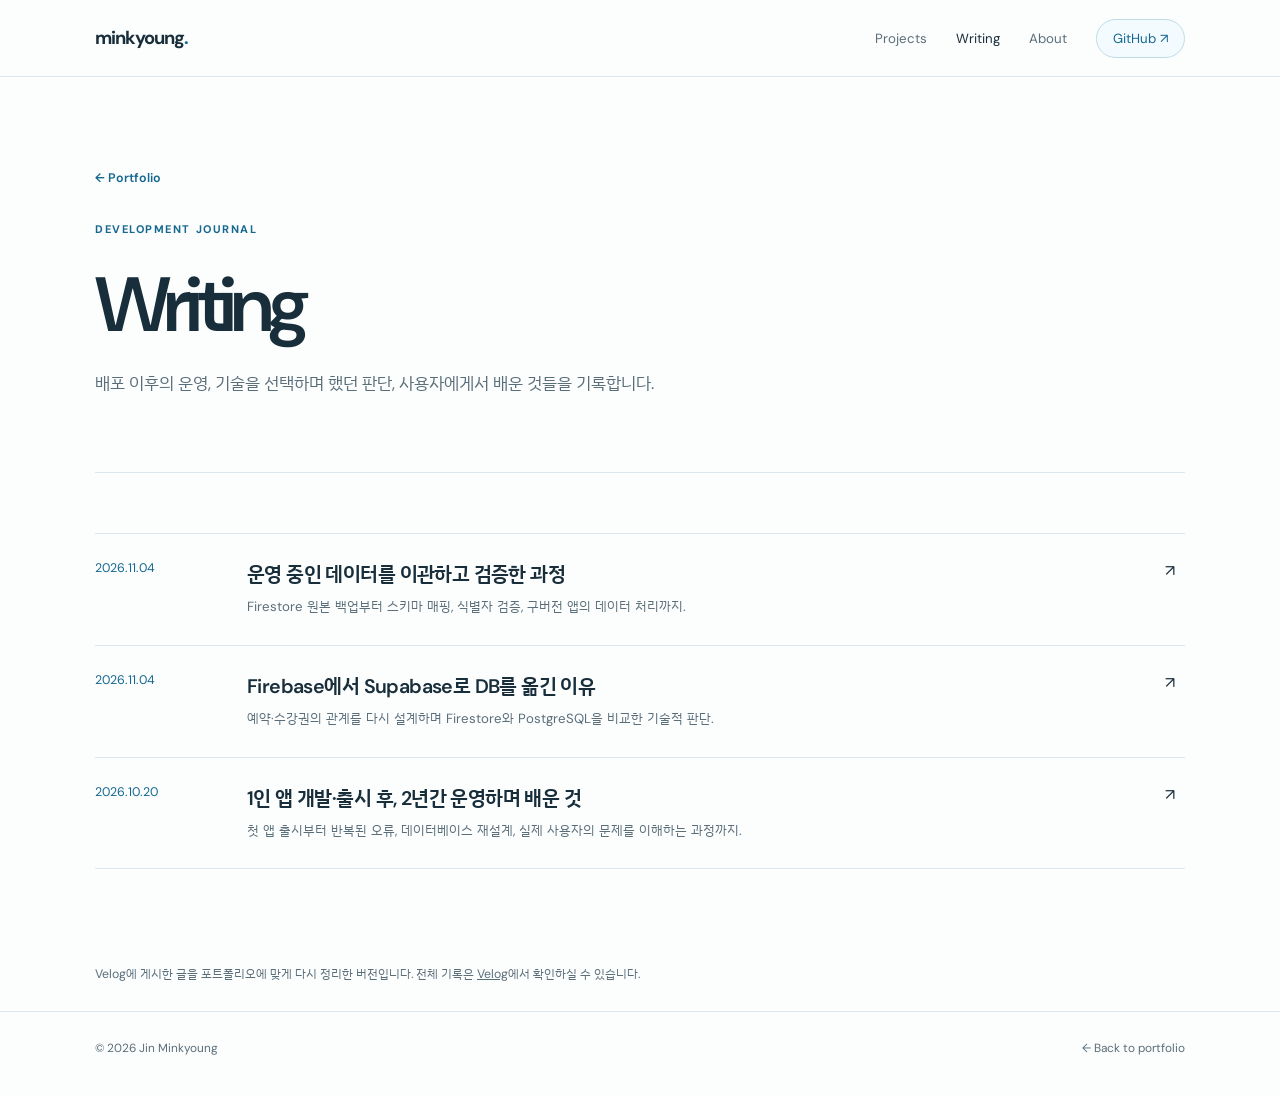
<file: writing.html>
<!doctype html>
<html lang="ko"><head><meta charset="utf-8"><meta name="viewport" content="width=device-width,initial-scale=1"><meta name="theme-color" content="#fcfdfd"><meta name="description" content="진민경의 개발 회고 및 기술 기록."><title>Writing | 진민경</title><link rel="icon" href="favicon.svg" type="image/svg+xml"><meta property="og:image" content="https://b-dandelion.github.io/portfolio/assets/og.png"><link rel="stylesheet" href="styles.css?v=20261022.4"></head>
<body>
<header class="site-header"><div class="wrap inner"><a class="wordmark" href="./">minkyoung<b>.</b></a><nav class="main-nav"><a href="./#work">Projects</a><a href="writing.html" aria-current="page">Writing</a><a href="./#about">About</a><a class="nav-cta" href="https://github.com/B-Dandelion" target="_blank" rel="noopener noreferrer">GitHub ↗</a></nav></div></header>
<main class="wrap">
<header class="page-hero"><a class="backlink" href="./">← Portfolio</a><span class="overline" style="display:block;margin-top:35px">DEVELOPMENT JOURNAL</span><h1>Writing</h1><p>배포 이후의 운영, 기술을 선택하며 했던 판단, 사용자에게서 배운 것들을 기록합니다.</p></header>
<div class="journal-list">
<a href="journal-data-migration.html" class="journal-item"><time datetime="2026-11-04">2026.11.04</time><div><h2>운영 중인 데이터를 이관하고 검증한 과정</h2><p>Firestore 원본 백업부터 스키마 매핑, 식별자 검증, 구버전 앱의 데이터 처리까지.</p></div><span aria-hidden="true">↗</span></a>
<a href="journal-firebase-supabase.html" class="journal-item"><time datetime="2026-11-04">2026.11.04</time><div><h2>Firebase에서 Supabase로 DB를 옮긴 이유</h2><p>예약·수강권의 관계를 다시 설계하며 Firestore와 PostgreSQL을 비교한 기술적 판단.</p></div><span aria-hidden="true">↗</span></a>

<a href="journal-2years.html" class="journal-item"><time datetime="2026-10-20">2026.10.20</time><div><h2>1인 앱 개발·출시 후, 2년간 운영하며 배운 것</h2><p>첫 앱 출시부터 반복된 오류, 데이터베이스 재설계, 실제 사용자의 문제를 이해하는 과정까지.</p></div><span aria-hidden="true">↗</span></a>
</div>
<p class="notice">Velog에 게시한 글을 포트폴리오에 맞게 다시 정리한 버전입니다. 전체 기록은 <a href="https://velog.io/@b_dandelion/posts" target="_blank" rel="noopener noreferrer" style="text-decoration:underline">Velog</a>에서 확인하실 수 있습니다.</p>
</main>
<footer class="site-footer"><div class="wrap"><span>© 2026 Jin Minkyoung</span><a href="./">← Back to portfolio</a></div></footer>
</body></html>
</file>
<file: styles.css>
@import url('https://fonts.googleapis.com/css2?family=DM+Sans:wght@400;500;600;700&family=IBM+Plex+Sans+KR:wght@400;500;600;700&display=swap');
:root{--paper:#fcfdfd;--surface:#f5f9fb;--ink:#192e3b;--muted:#5a6e7a;--line:#dce7ed;--ice:#c7eefa;--ice-deep:#8ad6f1;--blue:#14678f;--white:#fff;--max:1090px}*{box-sizing:border-box}html{scroll-behavior:smooth}body{margin:0;background:var(--paper);color:var(--ink);font-family:'DM Sans','IBM Plex Sans KR',sans-serif;-webkit-font-smoothing:antialiased}a{color:inherit;text-decoration:none}a:hover{color:var(--blue)}button{font:inherit}img{max-width:100%}::selection{background:var(--ice)}.wrap{width:min(calc(100% - 48px),var(--max));margin-inline:auto}.site-header{border-bottom:1px solid var(--line);position:sticky;top:0;z-index:40;background:rgba(252,253,253,.92);backdrop-filter:blur(16px)}.site-header .inner{height:76px;display:flex;align-items:center;justify-content:space-between;gap:20px}.wordmark{font-size:1.15rem;letter-spacing:-.055em;font-weight:700}.wordmark b{font-weight:700;color:var(--blue)}.main-nav{display:flex;align-items:center;gap:29px;font-size:.83rem;color:var(--muted)}.main-nav a:hover,.main-nav a[aria-current=page]{color:var(--ink)}.main-nav .nav-cta{border:1px solid #bddce8;border-radius:40px;padding:10px 16px;color:var(--blue);background:#f4fbfe}.main-nav .nav-cta:hover{background:var(--ice)}.overline{font-size:.69rem;letter-spacing:.14em;text-transform:uppercase;font-weight:700;color:var(--blue)}.intro{padding:110px 0 95px}.intro-grid{display:grid;grid-template-columns:minmax(0,1.65fr) minmax(200px,.55fr);gap:60px;align-items:end}.intro h1{font-size:clamp(3.1rem,7.2vw,6.65rem);letter-spacing:-.082em;line-height:1.13;font-weight:600;max-width:900px;margin:24px 0 27px;word-break:keep-all}.intro h1 em{font-style:normal;box-shadow:inset 0 -.19em 0 var(--ice);box-decoration-break:clone}.intro .lead{font-size:1.11rem;line-height:1.95;max-width:610px;color:#405968;word-break:keep-all;margin:0}.intro .side-note{border-top:1px solid var(--line);padding-top:15px;color:var(--muted);font-size:.81rem;line-height:1.9}.side-note strong{font-weight:600;color:var(--ink);display:block;margin-bottom:12px}.side-note span{display:block}.intro-meta{display:flex;flex-wrap:wrap;gap:15px 32px;color:var(--muted);font-size:.76rem;margin-top:38px}.intro-meta a{border-bottom:1px solid var(--blue);color:var(--blue)}.section-heading{display:flex;justify-content:space-between;align-items:baseline;gap:15px;margin-bottom:35px;padding-bottom:15px;border-bottom:1px solid var(--line)}.section-heading h2{font-size:1.68rem;letter-spacing:-.055em;font-weight:600;margin:0}.section-heading .count{color:var(--muted);font-size:.77rem}.work-section{padding-top:38px}.feature{padding:40px 0 72px;border-bottom:1px solid var(--line);display:grid;grid-template-columns:1fr 1fr;gap:48px;align-items:center}.feature:last-child{border-bottom:0}.feature-copy .feature-num{color:var(--blue);font-size:.74rem;font-weight:700;letter-spacing:.07em}.feature-copy h3{font-size:clamp(2rem,3.6vw,3.65rem);letter-spacing:-.07em;line-height:1.2;margin:16px 0 13px;font-weight:600}.feature-copy .tagline{font-size:1.02rem;line-height:1.75;color:#365161;margin:0 0 20px}.feature-copy p{line-height:1.88;color:var(--muted);font-size:.92rem;word-break:keep-all}.small-stack{font-size:.71rem!important;letter-spacing:.01em;color:#58727f!important;margin:22px 0}.inline-link{display:inline-flex;gap:11px;align-items:center;border-bottom:1px solid var(--blue);padding-bottom:7px;font-size:.85rem;color:var(--blue);font-weight:700}.inline-link:hover{gap:17px}.feature-visual{min-height:350px;display:flex;align-items:center;justify-content:center;overflow:hidden;border-radius:5px;position:relative}.visual-forestring{background:#e6f6fc}.visual-inc{background:#edf3f7}.visual-label{position:absolute;top:23px;left:25px;font-size:.66rem;font-weight:700;letter-spacing:.13em;color:#588295}.system-board{width:79%;background:#fff;border:1px solid #d3e8f1;box-shadow:0 20px 65px rgba(35,97,128,.09);padding:28px;position:relative}.sys-title{font-size:.74rem;font-weight:700;letter-spacing:.04em;margin-bottom:25px}.sys-top{display:grid;grid-template-columns:1fr 1fr;gap:12px}.sys-tile{background:#f6fafb;border:1px solid #e1ebf0;padding:15px 12px;font-size:.79rem;text-align:center;font-weight:600}.sys-tile small{display:block;color:var(--muted);font-size:.65rem;font-weight:400;margin-top:5px}.sys-connector{height:29px;width:1px;background:#a8cedc;margin:auto}.sys-db{text-align:center;border:1px solid #80bfda;background:#e9f7fc;padding:16px;color:#195b7a;font-size:.85rem;font-weight:700}.sys-db small{display:block;font-weight:400;font-size:.67rem;margin-top:5px;color:#4c7386}.window{width:82%;background:#fff;border:1px solid #cfdee6;box-shadow:0 16px 50px rgba(34,65,90,.07)}.window-head{height:35px;background:#f8fafb;border-bottom:1px solid #dce7ed;display:flex;align-items:center;gap:5px;padding:0 13px}.window-head span{width:7px;height:7px;border-radius:50%;border:1px solid #b1c4ce}.window-screen{padding:30px 34px 35px}.window-title{font-size:.83rem;font-weight:700;padding-bottom:15px;border-bottom:1px solid var(--line)}.window-row{height:31px;border-bottom:1px solid #edf0f1;display:flex;align-items:center;gap:13px}.window-row:before{content:'';display:block;background:#d9ebf3;width:24px;height:7px}.window-row i{display:block;height:6px;width:60%;background:#e5ebef}.window-row:nth-child(4) i{width:42%}.window-row:nth-child(5) i{width:70%}.window-foot{display:flex;gap:8px;margin-top:20px}.window-foot span{background:var(--ice);width:72px;height:19px}.window-foot span+span{background:#edf2f5;width:45px}.compact-head{margin-top:48px;margin-bottom:11px;border-top:1px solid var(--line);padding-top:26px;display:flex;justify-content:space-between;gap:20px}.compact-head h3{font-size:1.07rem;margin:0;letter-spacing:-.035em}.compact-head p{font-size:.77rem;color:var(--muted);margin:0}.project-list{margin-bottom:90px}.project-row{display:grid;grid-template-columns:165px 1fr 130px;gap:24px;align-items:start;padding:25px 0;border-bottom:1px solid var(--line)}.project-row .type{color:var(--blue);font-weight:600;font-size:.73rem}.project-row h4{margin:0 0 8px;font-weight:600;font-size:1.1rem;letter-spacing:-.035em}.project-row p{color:var(--muted);margin:0;line-height:1.7;font-size:.83rem}.project-row .row-action{font-size:.75rem;text-align:right;color:var(--blue)}.note-box{background:#ecf8fd;padding:44px 52px;margin-bottom:108px;display:grid;grid-template-columns:1.1fr 1fr;gap:40px;align-items:center}.note-box h3{font-size:1.75rem;letter-spacing:-.055em;margin:12px 0}.note-box p{font-size:.88rem;color:#486677;line-height:1.85}.note-box .note-side{border-left:1px solid #b2dbea;padding-left:27px}.note-side a{font-size:1.04rem;line-height:1.65;display:block;font-weight:600}.note-side small{display:block;color:#5b7b8c;margin-top:10px}.about-section{display:grid;grid-template-columns:1fr 1fr;gap:90px;padding:45px 0 100px;border-top:1px solid var(--line)}.about-section h2{font-size:1.68rem;letter-spacing:-.055em;margin:0 0 16px}.about-section p{font-size:.91rem;line-height:1.95;color:var(--muted)}.about-links{display:flex;gap:20px;flex-wrap:wrap;margin-top:22px}.about-links a{font-size:.82rem;border-bottom:1px solid var(--blue);color:var(--blue);padding-bottom:5px}.mini-label{font-size:.72rem;color:var(--blue);letter-spacing:.09em;font-weight:700;margin-bottom:14px}.skills{display:grid;gap:18px}.skills div{border-bottom:1px solid var(--line);padding-bottom:16px}.skills strong{font-size:.82rem;display:block;font-weight:600;margin-bottom:6px}.skills span{font-size:.79rem;color:var(--muted);line-height:1.7}.site-footer{border-top:1px solid var(--line);padding:28px 0 40px;color:var(--muted);font-size:.74rem}.site-footer .wrap{display:flex;justify-content:space-between;gap:15px}.page-hero{padding:89px 0 57px;border-bottom:1px solid var(--line)}.backlink{color:var(--blue);font-size:.78rem;font-weight:600}.page-hero h1{font-weight:600;font-size:clamp(2.8rem,6vw,5.4rem);line-height:1.18;letter-spacing:-.075em;max-width:900px;margin:24px 0 17px;word-break:keep-all}.page-hero p{color:var(--muted);font-size:1.05rem;line-height:1.85;max-width:750px}.case-meta{display:flex;gap:27px;flex-wrap:wrap;font-size:.77rem;color:var(--muted);padding-top:24px}.case-meta strong{display:block;font-weight:600;color:var(--ink);margin-bottom:5px}.article-layout{display:grid;grid-template-columns:minmax(0,1fr) 210px;gap:78px;padding-top:73px;padding-bottom:110px}.article-content{max-width:725px;font-size:1.015rem;line-height:2.06;color:#354b59;word-break:keep-all}.article-content h2{font-size:1.75rem;line-height:1.38;color:var(--ink);letter-spacing:-.053em;margin:74px 0 24px}.article-content h3{font-size:1.24rem;color:var(--ink);letter-spacing:-.035em;margin:34px 0 14px}.article-content p{margin:0 0 22px}.article-content ul{padding-left:1.2em}.article-content li{margin-bottom:12px}.article-content strong{font-weight:700;color:var(--ink)}.article-aside{align-self:start;position:sticky;top:108px;font-size:.78rem;color:var(--muted);border-left:1px solid var(--line);padding-left:23px}.article-aside strong{display:block;color:var(--ink);margin-bottom:18px}.article-aside a{display:block;margin-bottom:16px;line-height:1.5}.article-aside a:hover{color:var(--blue)}.insight{border-left:3px solid var(--ice-deep);padding:18px 25px;margin:32px 0 36px;background:#f0f9fc;font-size:.95rem;color:#32576b}.step-list{counter-reset:step;display:grid;gap:13px;margin:30px 0}.step{display:grid;grid-template-columns:42px 1fr;align-items:start;gap:18px;padding:19px 0;border-bottom:1px solid var(--line)}.step:before{counter-increment:step;content:'0' counter(step);font-size:.8rem;color:var(--blue);font-weight:700}.step strong{display:block;font-size:.97rem}.step p{font-size:.87rem;color:var(--muted);margin:4px 0 0}.architecture{border:1px solid var(--line);padding:26px 30px;margin:30px 0;background:#f7fbfd}.architecture .arch-row{display:flex;align-items:center;gap:10px;flex-wrap:wrap;font-size:.79rem;font-weight:600}.arch-row .node{padding:10px 13px;background:#fff;border:1px solid #d4e6ec}.arch-row .node.ice{background:#def2fa;border-color:#9dd5e8}.arch-row .arrow{color:#4c8ba9}.architecture p{font-size:.76rem;margin:15px 0 0}.case-links{display:flex;gap:16px;flex-wrap:wrap;margin-top:35px}.case-links a{color:var(--blue);font-size:.84rem;font-weight:700;border-bottom:1px solid var(--blue)}.image-policy{font-size:.75rem!important;color:var(--muted)!important;margin-top:25px!important}.journal-list{margin:60px 0 95px}.journal-item{border-bottom:1px solid var(--line);padding:26px 0;display:grid;grid-template-columns:130px 1fr 20px;gap:22px}.journal-item:first-child{border-top:1px solid var(--line)}.journal-item time{font-size:.78rem;color:var(--blue)}.journal-item h2{font-weight:600;margin:0 0 9px;letter-spacing:-.03em;font-size:1.23rem}.journal-item p{margin:0;font-size:.83rem;color:var(--muted);line-height:1.7}.smaller{font-size:.8rem}.notice{font-size:.77rem;color:var(--muted);line-height:1.75;margin-bottom:25px}.pill-links{display:flex;gap:12px;flex-wrap:wrap}.pill-links a{border:1px solid #b0dbe9;padding:10px 15px;border-radius:60px;font-size:.78rem;color:var(--blue)}.pill-links a:hover{background:var(--ice)}.screen-split{display:grid;grid-template-columns:1fr 1fr;gap:14px;margin:30px 0}.screenshot-placeholder{background:#f5fafc;border:1px dashed #bedae6;min-height:155px;display:flex;align-items:center;justify-content:center;text-align:center;color:#688593;padding:20px;font-size:.82rem;line-height:1.6}.article-divider{height:1px;background:var(--line);margin:57px 0}@media(max-width:830px){.intro-grid,.feature,.about-section,.note-box,.article-layout{grid-template-columns:1fr}.intro{padding:77px 0 70px}.intro-grid{gap:38px}.feature{gap:28px}.feature-visual{min-height:300px}.feature-copy{order:1}.feature-visual{order:2}.article-layout{gap:30px}.article-aside{display:none}.note-box .note-side{border-left:0;border-top:1px solid #b2dbea;padding:18px 0 0}.project-row{grid-template-columns:100px 1fr 56px;gap:12px}.about-section{gap:35px}.note-box{padding:30px}}@media(max-width:550px){.wrap{width:min(calc(100% - 34px),var(--max))}.site-header .inner{height:66px}.main-nav{gap:13px;font-size:.74rem}.main-nav .nav-cta{display:none}.intro h1{font-size:clamp(2.7rem,12vw,4rem)}.intro .lead{font-size:.96rem}.section-heading h2{font-size:1.43rem}.feature{padding:22px 0 57px}.feature-visual{min-height:245px}.system-board{width:88%;padding:20px}.visual-label{font-size:.58rem;top:13px;left:15px}.sys-title{margin-bottom:15px}.sys-tile{font-size:.73rem;padding:11px 7px}.window-screen{padding:20px}.project-row{grid-template-columns:1fr 35px;gap:8px 15px}.project-row .type{grid-column:1/-1}.project-row .row-action{grid-column:2;grid-row:2}.project-row h4{font-size:1rem}.compact-head{display:block}.compact-head p{margin-top:7px}.note-box{margin-bottom:60px}.about-section{padding-bottom:60px}.page-hero{padding:60px 0 37px}.page-hero h1{font-size:2.7rem}.article-layout{padding-top:35px;padding-bottom:55px}.article-content{font-size:.95rem;line-height:1.92}.article-content h2{font-size:1.5rem;margin-top:55px}.case-meta{gap:18px}.architecture{padding:20px 16px}.journal-item{grid-template-columns:1fr 18px;gap:9px}.journal-item time{grid-column:1/-1}.site-footer .wrap{flex-direction:column}.screen-split{grid-template-columns:1fr}}@media(prefers-reduced-motion:reduce){html{scroll-behavior:auto}*{transition:none!important}}.stat-row{display:flex;gap:28px;flex-wrap:wrap;margin:22px 0 4px;padding:16px 0;border-top:1px solid var(--line);border-bottom:1px solid var(--line)}.stat-row div{min-width:72px}.stat-row dt{font-size:.68rem;color:var(--muted);letter-spacing:.02em}.stat-row dd{margin:4px 0 0;font-size:1.32rem;font-weight:600;letter-spacing:-.04em;color:var(--ink)}
.phone-pair{display:flex;gap:18px;align-items:flex-start;padding:52px 0 0;height:100%}.phone{width:41%;max-width:188px;height:auto;border-radius:22px;border:1px solid #cfe3ec;box-shadow:0 18px 48px rgba(24,73,98,.14);background:#fff}.phone+.phone{margin-top:34px}.visual-forestring{min-height:430px;align-items:flex-start}
.flow-card{list-style:none;margin:40px 0 0;padding:0;width:84%;display:grid;gap:10px}.flow-card li{display:grid;grid-template-columns:28px 1fr auto;gap:12px;align-items:center;background:#fff;border:1px solid #d6e4eb;padding:14px 16px;font-size:.82rem;font-weight:600}.flow-card b{font-size:.7rem;color:var(--blue)}.flow-card small{display:block;font-family:ui-monospace,SFMono-Regular,Menlo,monospace;font-weight:400;font-size:.68rem;color:var(--muted);margin-top:3px}.flow-card em{font-style:normal;font-size:.68rem;padding:4px 9px;border-radius:30px}.flow-card .ok{background:#e1f3ea;color:#1d6b46}.flow-card .fail{background:#fde8e6;color:#a8392d}.flow-note{position:absolute;bottom:20px;left:25px;right:25px;margin:0;font-size:.74rem;color:#4f7284}.visual-inc{flex-direction:column;padding-bottom:40px}
.metric-grid{display:grid;grid-template-columns:repeat(4,1fr);gap:0;margin:38px 0 0;border-top:1px solid var(--line)}.metric-grid div{padding:22px 20px 4px 0}.metric-grid div+div{padding-left:20px;border-left:1px solid var(--line)}.metric-grid dt{font-size:.74rem;color:var(--muted)}.metric-grid dd{margin:8px 0 6px;font-size:2.2rem;font-weight:600;letter-spacing:-.05em;color:var(--ink);line-height:1.1}.metric-grid dd small{font-size:.95rem;margin-left:2px;color:var(--muted);font-weight:500}.metric-grid p{margin:0!important;font-size:.76rem!important;color:var(--muted)!important;line-height:1.6!important}.metric-note{font-size:.72rem!important;color:#7a8d97!important;margin-top:18px!important}
.screen-gallery{display:grid;grid-template-columns:repeat(4,1fr);gap:14px;margin:24px 0 8px}.screen-gallery figure{margin:0}.screen-gallery img{width:100%;height:auto;border-radius:14px;border:1px solid #d9e7ee;display:block;background:#fff}.screen-gallery figcaption{font-size:.74rem;line-height:1.55;color:var(--muted);margin-top:9px}.gallery-note{font-size:.74rem!important;color:#7a8d97!important}
.tech-facts{display:flex;flex-wrap:wrap;gap:10px;margin:26px 0 22px}.tech-facts span{border:1px solid #cfe3ec;background:#f6fbfd;padding:9px 14px;font-size:.8rem;color:var(--muted);line-height:1.2}.tech-facts b{color:var(--blue);font-size:1.05rem;margin-right:6px;font-weight:700}
@media(max-width:830px){.metric-grid{grid-template-columns:1fr 1fr}.metric-grid div:nth-child(3){padding-left:0;border-left:0}.metric-grid div:nth-child(n+3){border-top:1px solid var(--line)}.screen-gallery{grid-template-columns:1fr 1fr}.visual-forestring{min-height:400px}}
@media(max-width:550px){.main-nav .nav-cta{display:inline-block;padding:7px 11px;font-size:.72rem}.main-nav{gap:11px}.stat-row{gap:20px}.stat-row dd{font-size:1.15rem}.metric-grid dd{font-size:1.75rem}.metric-grid div{padding-right:12px}.metric-grid div+div{padding-left:12px}.flow-card{width:90%}.flow-card li{grid-template-columns:22px 1fr auto;padding:12px;font-size:.76rem}.visual-inc{min-height:330px}.phone-pair{gap:12px;padding-top:44px}.visual-forestring{min-height:360px}}
.project-row .row-action{white-space:nowrap}.about-section .mini-label{display:block}@media(max-width:830px){.project-row{grid-template-columns:100px 1fr auto}}@media(max-width:550px){.project-row{grid-template-columns:1fr}.project-row .row-action{grid-column:1;grid-row:auto;text-align:left}.architecture .arch-row{flex-direction:column;align-items:stretch;gap:6px}.arch-row .node{text-align:center}.arch-row .arrow{align-self:center;transform:rotate(90deg)}.arch-row .arrow.to-hub{transform:rotate(45deg)}.arch-row .arrow.from-hub{transform:rotate(-45deg)}}
.visual-note{position:absolute;top:23px;right:25px;font-size:.62rem;color:#6f8f9d;letter-spacing:.02em}@media(max-width:550px){.visual-note{font-size:.56rem;top:13px;right:15px}}
.intro-proof{display:flex;flex-wrap:wrap;gap:8px;list-style:none;padding:0;margin:24px 0 0}.intro-proof li{border:1px solid #cfe3ec;background:#f6fbfd;padding:8px 13px;font-size:.8rem;color:var(--muted);line-height:1.2}.intro-proof b{color:var(--blue);font-weight:700;margin-right:2px}.store-links{display:flex;flex-wrap:wrap;align-items:center;gap:8px 16px;margin:20px 0 0;font-size:.78rem;color:var(--muted)}.store-links a{color:var(--blue);font-weight:600;border-bottom:1px solid var(--blue);padding-bottom:2px}.case-meta a{color:var(--blue);border-bottom:1px solid var(--blue)}

.compare{width:100%;border-collapse:collapse;margin:28px 0 10px;font-size:.84rem;line-height:1.65}.compare th{text-align:left;font-size:.72rem;color:var(--muted);font-weight:600;padding:0 12px 10px 0;border-bottom:1px solid var(--line)}.compare td{padding:16px 12px 16px 0;border-bottom:1px solid var(--line);vertical-align:top}.compare td:first-child{font-weight:600;color:var(--ink);width:22%}.compare td:nth-child(3),.compare td:nth-child(4){white-space:nowrap;font-variant-numeric:tabular-nums}.compare td:nth-child(4){color:var(--blue);font-weight:700}.article-content code{font-family:ui-monospace,SFMono-Regular,Menlo,monospace;font-size:.86em;background:#eef5f8;padding:1px 5px;border-radius:3px}@media(max-width:550px){.compare,.compare tbody,.compare tr,.compare td{display:block;width:100%}.compare thead{display:none}.compare tr{padding:14px 0;border-bottom:1px solid var(--line)}.compare td{border:0;padding:2px 0}.compare td:first-child{width:100%}.compare td:nth-child(3):before{content:'전 '}.compare td:nth-child(4):before{content:'후 '}.compare td[colspan]:before{content:''}}
.shot-pair{display:grid;grid-template-columns:minmax(0,3.1fr) minmax(0,1fr);gap:14px;align-items:start;margin:30px 0 26px}.shot-pair figure{margin:0}.shot-pair img{width:100%;height:auto;display:block;border:1px solid #d9e7ee;border-radius:10px;background:#fff}.shot-pair figcaption{font-size:.74rem;line-height:1.55;color:var(--muted);margin-top:9px}@media(max-width:550px){.shot-pair{grid-template-columns:1fr}.shot-pair figure+figure{width:62%}}
.case-meta{gap:18px 40px;font-size:.88rem;line-height:1.7;color:#3d5462;padding-top:28px}.case-meta strong{font-size:.74rem;letter-spacing:.06em;color:var(--blue);margin-bottom:6px}.metric-grid div{padding-top:24px}.metric-grid dt{font-size:.84rem;font-weight:600;color:#3d5462}.metric-grid dd{font-size:2.45rem;margin:10px 0 8px}.metric-grid dd small{font-size:1rem;color:#4f6572}.metric-grid p{font-size:.84rem!important;color:#4f6572!important;line-height:1.65!important}.metric-note{font-size:.8rem!important;color:#5a6e7a!important;line-height:1.7!important}@media(max-width:550px){.case-meta{font-size:.84rem;gap:14px 26px}.metric-grid dd{font-size:1.95rem}.metric-grid dt,.metric-grid p{font-size:.8rem!important}}
.browser-shot{margin:0;width:88%;background:#fff;border:1px solid #cfdee6;border-radius:8px;overflow:hidden;box-shadow:0 18px 48px rgba(24,73,98,.12)}.browser-bar{display:flex;align-items:center;gap:5px;height:28px;padding:0 11px;background:#f8fafb;border-bottom:1px solid #dce7ed}.browser-bar i{width:7px;height:7px;border-radius:50%;border:1px solid #b1c4ce}.browser-bar span{margin-left:10px;font-size:.62rem;color:#6b7f8b;letter-spacing:.01em}.browser-shot img{display:block;width:100%;height:auto}.visual-inc{padding:58px 0 30px}.note-more{font-size:.78rem;display:inline-flex;margin-top:20px}@media(max-width:550px){.browser-shot{width:92%}.visual-inc{padding:48px 0 22px}}
</file>
<file: assets/journal-widgets.css>
/* Portfolio journal interactions — inherit the site's existing type and blue palette */
.jw{margin:36px 0 42px;background:var(--surface);border:1px solid var(--line);padding:26px;color:var(--ink);line-height:1.65}
.jw-head .jw-kicker{font-size:.68rem;letter-spacing:.12em;color:var(--blue);font-weight:700}
.article-content .jw-head h3{font-size:1.3rem;margin:9px 0 9px;letter-spacing:-.03em}
.article-content .jw-head p{font-size:.84rem;line-height:1.75;margin:0 0 18px;color:var(--muted)}
.jw-toolbar{display:flex;flex-wrap:wrap;gap:8px;margin:18px 0}
.jw button{border:1px solid #aacbd9;background:#fff;color:#365565;padding:9px 14px;cursor:pointer;font-size:.8rem;font-weight:600;border-radius:2px;transition:background-color .15s,border-color .15s}
.jw button[aria-pressed="true"],.jw button.jw-action:not(.jw-secondary){background:var(--blue);border-color:var(--blue);color:#fff}
.jw button:not(:disabled):hover{border-color:var(--blue);background:#e5f4fa;color:var(--ink)}
.jw button.jw-action:not(.jw-secondary):hover{background:#0f5578;color:#fff}
.jw button:focus-visible{outline:3px solid #8ad6f1;outline-offset:3px}
.jw button:disabled{cursor:not-allowed;opacity:.48}
.jw-compare{display:grid;grid-template-columns:repeat(2,minmax(0,1fr));gap:14px;margin-top:15px}
.jw-panel{border:1px solid var(--line);background:#fff;min-width:0}
.jw-panel-head{padding:14px 15px;background:#f3f9fc;border-bottom:1px solid var(--line);display:grid;gap:4px}
.jw-panel-head strong{font-size:.9rem;color:var(--ink)}
.jw-panel-head small{font-size:.71rem;color:var(--muted);line-height:1.55}
.jw-steps{list-style:none;counter-reset:flow;padding:15px 15px 5px;margin:0}
.jw-steps li{counter-increment:flow;display:grid;grid-template-columns:25px 1fr;gap:9px;margin:0 0 14px;font-size:.77rem;line-height:1.6;word-break:break-all}
.jw-steps li::before{content:counter(flow,decimal-leading-zero);font-size:.67rem;color:var(--blue);font-weight:700;margin-top:2px}
.jw-code{white-space:pre-wrap;overflow-wrap:anywhere;font-size:.74rem;line-height:1.7;color:#254554;padding:17px 14px;margin:0;background:#fff;overflow-x:auto;min-height:175px}
.article-content .jw-code code{background:none;padding:0;border:0;font-size:inherit}
.jw-output{margin:16px 0 0!important;padding:12px 15px;border-left:2px solid var(--blue);background:#e9f5fa;color:#295569;font-size:.81rem!important;line-height:1.65!important}
.jw-foot{margin:16px 0 0!important;font-size:.73rem!important;line-height:1.72!important;color:var(--muted)!important}
.jw-table-wrap{overflow:auto}
.jw-table{border-collapse:collapse;width:100%;font-size:.76rem;white-space:nowrap}
.jw-table th,.jw-table td{text-align:left;padding:10px 8px;border-bottom:1px solid var(--line)}
.jw-table th{color:var(--muted);font-weight:600;background:#fbfdfd}
.jw-table td:first-child,.jw-table th:first-child{padding-left:12px}
.jw-table td:last-child,.jw-table th:last-child{padding-right:12px}
.jw .jw-bad{background:#fff1e8;color:#96512e;font-weight:700}
.jw .jw-fixed{background:#e5f5ec;color:#205a43;font-weight:700}
.jw-mapping{font-size:.76rem!important;color:var(--muted)!important;margin:16px 0 8px!important}
.article-content .jw-mapping code{font-size:.8em}
.jw-report{border-left:2px solid var(--blue);background:#e9f5fa;padding:13px 15px;font-size:.81rem;white-space:pre-line;line-height:1.7;color:#294e61;min-height:48px}
.jw-report[data-result="error"]{border-color:#b66c47;background:#fff5ef;color:#77412d}
.jw-report[data-result="ok"]{border-color:#37805c;background:#ebf7f0;color:#205a43}
.article-content .journal-excerpt{border-top:1px solid var(--line);padding-top:20px;color:var(--muted);font-size:.86rem}
.article-content .journal-excerpt a{color:var(--blue);border-bottom:1px solid var(--blue)}
.article-content .journal-callout{border-left:3px solid var(--blue);background:#f0f8fc;padding:18px 23px;margin:28px 0 32px;color:#355466}
.article-content .journal-callout p:last-child{margin-bottom:0}
.article-content .journal-note{font-size:.8rem;color:var(--muted)}
.article-content .journal-list-tight{padding-left:1.35em;line-height:1.85}
.article-content .journal-list-tight li{margin-bottom:9px}
@media(max-width:690px){.jw{padding:17px 13px;margin:28px 0 34px}.jw-compare{grid-template-columns:1fr;gap:10px}.jw-code{min-height:0}.jw button{padding:10px 12px}.jw-table{font-size:.74rem}}
@media(prefers-reduced-motion:reduce){.jw button{transition:none}}


/* Native article diagrams — restrained, responsive, no image or iframe dependencies */
.jd{border:1px solid var(--line);background:var(--surface);padding:23px;margin:29px 0 33px;min-width:0;color:var(--ink)}
.jd-caption{display:grid;gap:4px;margin-bottom:17px}
.jd-index{color:var(--blue);font-size:.65rem;letter-spacing:.12em;font-weight:700}
.jd-caption strong{font-weight:600;font-size:1rem;line-height:1.55;letter-spacing:-.03em}
.jd-focus{display:grid;justify-items:center;text-align:center;background:#eef7fb;border:1px solid #b8d8e6;padding:14px 16px;gap:4px}
.jd-focus strong{font-size:1.13rem;font-weight:700;color:var(--blue)}
.jd-focus span{color:var(--muted);font-size:.71rem}
.jd-focus .jd-focus-top{font-size:.66rem;letter-spacing:.02em}
.jd-fork{text-align:center;font-size:1.15rem;font-weight:700;color:var(--blue);line-height:1.5}
.jd-cards{display:grid;gap:9px}
.jd-cards-two{grid-template-columns:repeat(2,minmax(0,1fr))}
.jd-card{display:grid;grid-template-rows:auto auto auto;gap:4px;border:1px solid var(--line);background:#fff;padding:13px 12px;min-width:0}
.article-content .jd-card code,.article-content .jd-map-row code,.article-content .jd-block code{background:transparent;padding:0;font-size:.76rem;font-weight:700;color:var(--blue);overflow-wrap:anywhere}
.jd-card>span{font-size:.82rem;font-weight:600}
.jd-card small{color:var(--muted);font-size:.7rem;line-height:1.55}
.jd-footnote{margin:14px 0 0!important;color:var(--muted)!important;font-size:.72rem!important;line-height:1.7!important}
.jd-split{display:grid;grid-template-columns:repeat(2,minmax(0,1fr));gap:12px}
.jd-lane{min-width:0;background:#fff;border:1px solid var(--line)}
.jd-lane-top{display:grid;gap:3px;padding:13px 13px;border-bottom:1px solid var(--line);background:#f6fbfd}
.jd-lane-top strong{font-size:.9rem}
.jd-lane-top span{font-size:.7rem;color:var(--muted)}
.jd-vertical{display:grid;justify-items:stretch;gap:2px;padding:12px}
.jd-block{border:1px solid var(--line);background:#fff;padding:9px 10px;display:grid;gap:3px;min-width:0}
.jd-db-block{border-left:3px solid var(--blue)}
.jd-block span{color:var(--muted);font-size:.69rem;line-height:1.5;overflow-wrap:anywhere}
.jd-arrow{color:var(--blue);font-size:.72rem;font-weight:700;text-align:center;line-height:1.4}
.jd-chain{list-style:none!important;counter-reset:jd-step;padding:11px 12px 11px 13px!important;margin:0!important}
.jd-chain li{counter-increment:jd-step;position:relative;display:grid;gap:2px;padding:8px 0 9px 29px;margin:0!important;border-left:1px solid #b6dbe7;font-size:.8rem}
.jd-chain li:last-child{border-left-color:transparent}
.jd-chain li:before{content:counter(jd-step);position:absolute;left:-11px;top:9px;background:#fff;border:1px solid #9fc7d7;color:var(--blue);width:21px;height:21px;border-radius:50%;font-size:.65rem;font-weight:700;text-align:center;line-height:19px}
.jd-chain strong{font-size:.79rem;font-weight:700}
.jd-chain small{font-size:.69rem;color:var(--muted);line-height:1.6}
.jd-chain-new li:before{background:var(--blue);color:#fff;border-color:var(--blue)}
.jd-lane-note{padding:0 13px 13px;margin:0!important;color:var(--muted)!important;font-size:.69rem!important;line-height:1.6!important}
.jd-map-head,.jd-map-row{display:grid;grid-template-columns:minmax(0,1fr) 20px minmax(0,1fr);gap:7px;align-items:center}
.jd-map-head{color:var(--blue);font-size:.7rem;font-weight:700;padding:0 10px 11px}
.jd-map-head span:last-child{grid-column:3}
.jd-map{display:grid;border-top:1px solid var(--line)}
.jd-map-row{padding:12px 10px;border-bottom:1px solid var(--line);font-size:.79rem;background:#fff;min-width:0}
.jd-map-row>span:first-child{overflow-wrap:anywhere}
.jd-map-arrow{color:var(--blue);font-weight:700;text-align:center}
.jd-timeline{display:grid;grid-template-columns:repeat(2,minmax(0,1fr));gap:9px;list-style:none!important;padding:0!important;margin:0!important}
.jd-timeline li{border:1px solid var(--line);background:#fff;padding:12px 13px;margin:0!important;min-width:0;display:grid;gap:4px}
.jd-timeline small{font-size:.68rem;color:var(--blue);font-weight:700}
.jd-timeline strong{font-size:.8rem;line-height:1.55;font-weight:600;word-break:keep-all}
.jd-routes{display:grid;gap:11px}
.jd-route{display:flex;align-items:stretch;gap:6px;min-width:0}
.jd-route-label{flex:0 0 43px;align-self:center;color:var(--blue);font-size:.72rem;font-weight:700}
.jd-route b{flex:0 0 10px;align-self:center;color:var(--blue);font-size:.82rem}
.jd-node{display:flex;flex:1 1 0;min-width:0;padding:10px 6px;align-items:center;justify-content:center;text-align:center;border:1px solid var(--line);background:#fff;font-size:.7rem;line-height:1.5;word-break:keep-all}
.jd-node-note{flex:1.3 1 0;border-color:#b6dbe7;background:#edf8fc}
.jd-final{border-color:#94c7dc;background:#e8f5fa;color:#225e7a;font-weight:700}
.jd-node-end{flex:1.1 1 0}
.jw-case .jw-stategrid{display:grid;grid-template-columns:repeat(3,minmax(0,1fr));gap:8px;margin:15px 0}
.jw-stategrid>div{background:#fff;border:1px solid var(--line);padding:11px;display:grid;gap:4px;min-width:0}
.jw-stategrid span{font-size:.69rem;color:var(--muted);overflow-wrap:anywhere}
.jw-stategrid strong{font-size:.84rem;color:var(--blue);overflow-wrap:anywhere}
.jw-case .jw-steps{min-height:220px}
.jw-case .jw-steps li{word-break:keep-all;opacity:.54}
.jw-case .jw-steps li[data-state="done"]{opacity:1;color:#2d647b}
.jw-case .jw-steps li[data-state="failed"]{opacity:1;color:#9a502f;font-weight:700}
.jw-case .jw-steps li[data-state="upcoming"]{opacity:.52}
.jw-case .jw-steps li[data-state="done"]:before{content:"✓"}
.jw-case .jw-steps li[data-state="failed"]:before{content:"!"}
.jw-progress{font-size:.73rem;font-weight:600;color:var(--muted);align-self:center;margin-left:auto}
.jw-checklist{display:grid;grid-template-columns:repeat(2,minmax(0,1fr));gap:6px;margin:15px 0}
.jw-checklist>div{display:flex;align-items:center;justify-content:space-between;gap:9px;padding:10px 11px;background:#fff;border:1px solid var(--line);min-width:0}
.jw-checklist span{font-size:.73rem;line-height:1.4}
.jw-checklist strong{font-size:.7rem;font-weight:700;color:var(--muted);white-space:nowrap}
.jw-checklist [data-result="ok"] strong{color:#2a7652}
.jw-checklist [data-result="bad"]{border-color:#e2b79f;background:#fff8f2}
.jw-checklist [data-result="bad"] strong{color:#a65d35}
.jw-audit .jw-bad{background:#fff1e8}
.jw-audit .jw-fixed{background:#e5f5ec}
@media(max-width:720px){.jd{padding:17px 12px}.jd-route{flex-wrap:wrap;gap:5px}.jd-route-label{flex:0 0 100%;text-align:left}.jd-node{min-width:66px}.jd-node-note{min-width:92px}.jd-split{gap:9px}}
@media(max-width:520px){.jd-cards-two,.jd-split,.jd-timeline,.jw-checklist{grid-template-columns:1fr}.jd-map-head,.jd-map-row{grid-template-columns:minmax(0,1fr) 14px minmax(0,1fr);gap:5px}.jd-map-row{font-size:.74rem;padding:11px 7px}.jd-map-row code{font-size:.7rem!important}.jw-case .jw-stategrid{grid-template-columns:1fr 1fr}.jw-case .jw-stategrid>div:last-child{grid-column:1/-1}.jw-case .jw-steps{min-height:0}.jd-node{font-size:.67rem;min-width:56px}.jd-route{gap:3px}}
</file>
